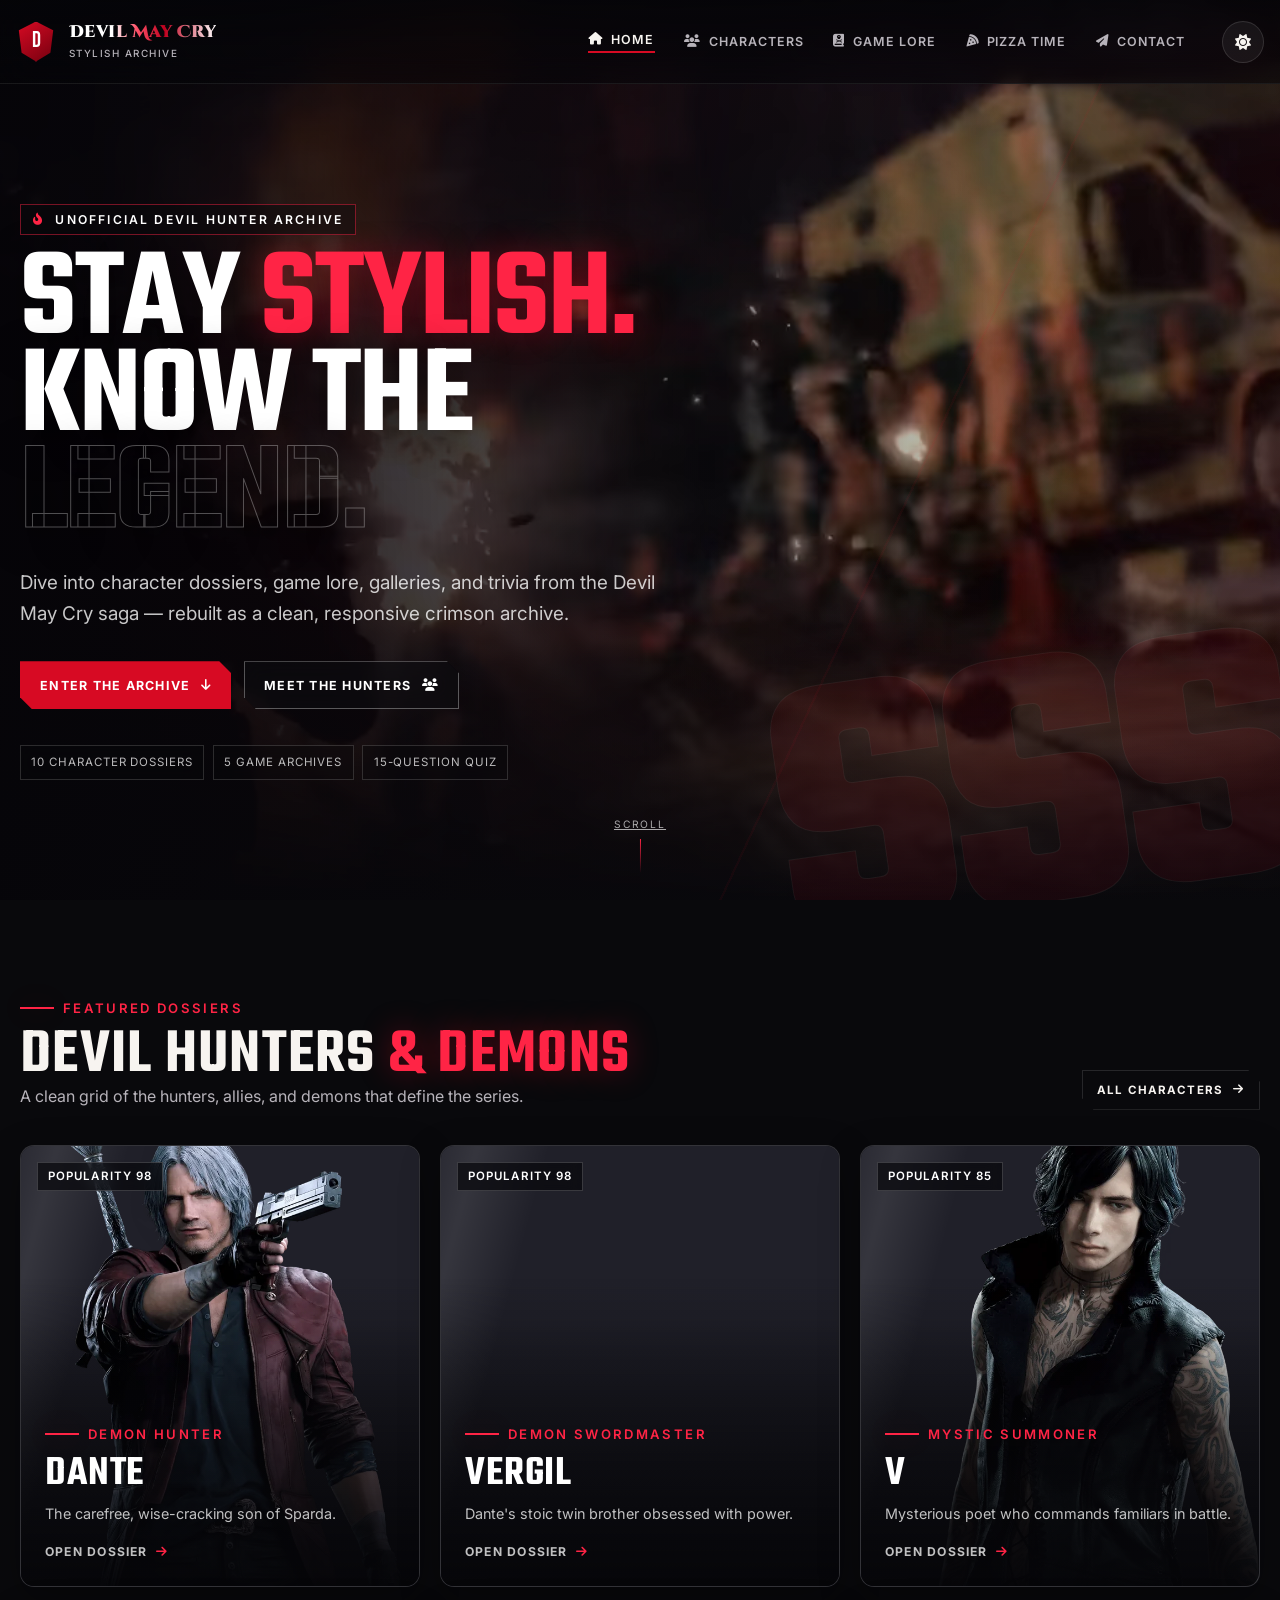
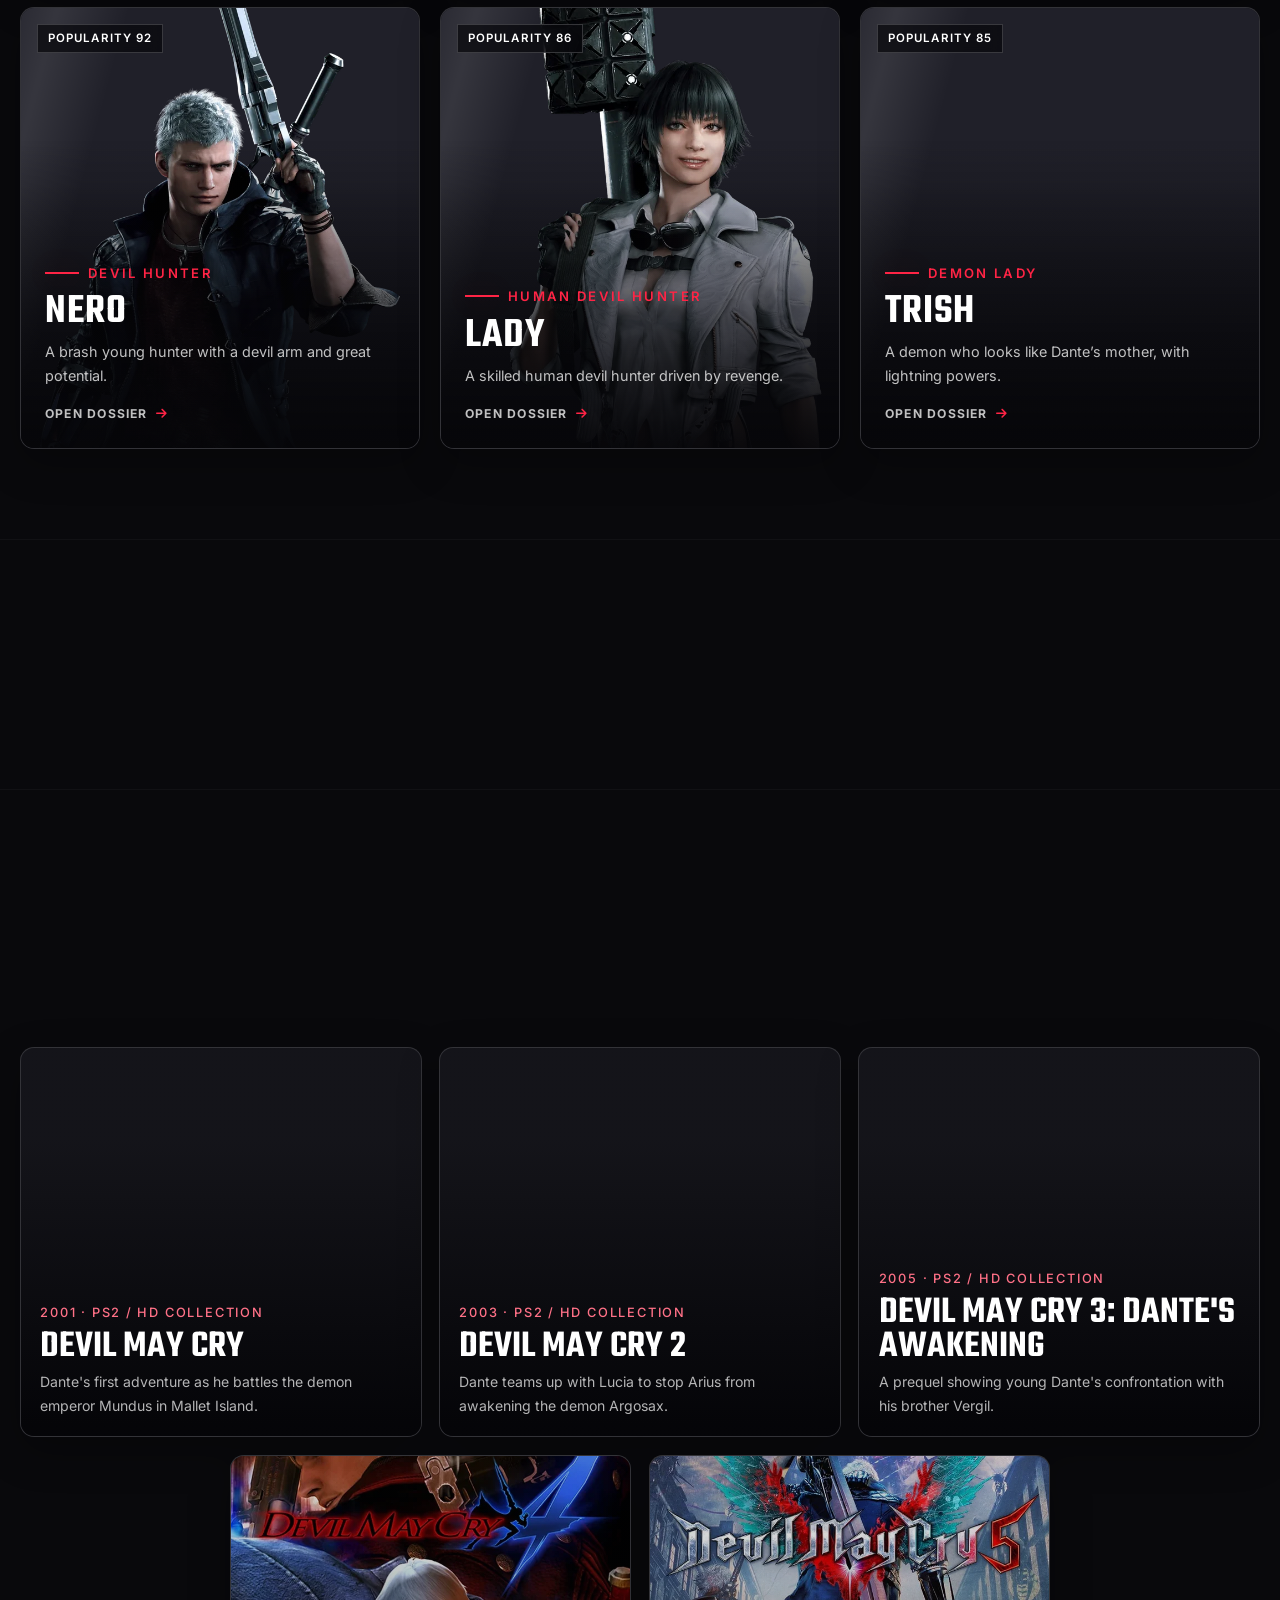
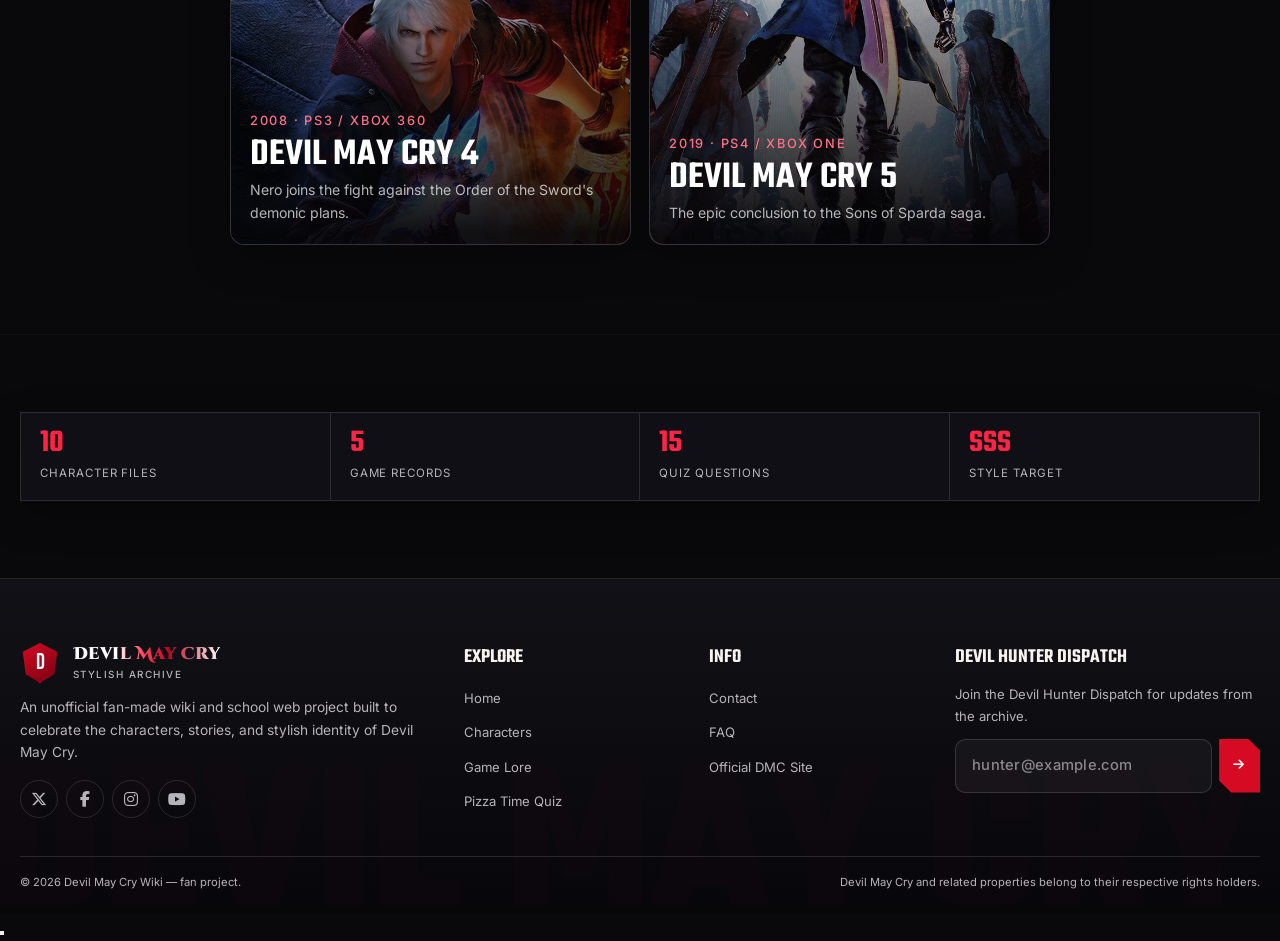
<file: index.html>
<!doctype html>
<html lang="en" data-theme="dark">

<head>
  <meta charset="utf-8">
  <meta name="viewport" content="width=device-width, initial-scale=1">
  <meta name="theme-color" content="#09090c">
  <link rel="icon" href="assets/icons/favicon.ico" sizes="32x32">
  <link rel="icon" type="image/png" sizes="32x32" href="assets/icons/favicon-32.png">
  <link rel="apple-touch-icon" href="assets/icons/favicon-180.png">
  <meta name="description"
    content="Unofficial Devil May Cry fan wiki with character dossiers, game lore, galleries, and a 15-question trivia quiz.">
  <title>Devil May Cry Wiki — Stylish Archive</title>
  <link rel="preconnect" href="https://fonts.googleapis.com">
  <link rel="preconnect" href="https://fonts.gstatic.com" crossorigin>
  <link
    href="https://fonts.googleapis.com/css2?family=Bebas+Neue&family=Cinzel+Decorative:wght@700;900&family=Inter:wght@400;500;600;700&family=Teko:wght@400;500;600;700&display=swap"
    rel="stylesheet">
  <link rel="stylesheet" href="https://cdnjs.cloudflare.com/ajax/libs/font-awesome/6.7.2/css/all.min.css">
  <link rel="stylesheet" href="style.css">
</head>

<body>
  <div class="scroll-progress" id="scrollProgress" aria-hidden="true"></div>
  <header class="site-header" id="siteHeader">
    <div class="nav-shell">
      <a class="brand" href="index.html" aria-label="Devil May Cry Wiki home">
        <span class="brand-mark">D</span>
        <span class="brand-copy"><span class="brand-name">Devil May Cry</span><span class="brand-tag">Stylish
            Archive</span></span>
      </a>
      <nav class="site-nav" id="siteNav" aria-label="Primary navigation">
        <ul class="nav-list">
          <li><a class="nav-link active" href="index.html"><i class="fa-solid fa-house"></i>Home</a></li>
          <li><a class="nav-link " href="characters.html"><i class="fa-solid fa-users"></i>Characters</a></li>
          <li><a class="nav-link " href="lore.html"><i class="fa-solid fa-book-skull"></i>Game Lore</a></li>
          <li><a class="nav-link " href="quiz.html"><i class="fa-solid fa-pizza-slice"></i>Pizza Time</a></li>
          <li><a class="nav-link " href="contact.html"><i class="fa-solid fa-paper-plane"></i>Contact</a></li>
        </ul>
      </nav>
      <div class="nav-actions">
        <button class="icon-btn" id="themeToggle" type="button" aria-label="Switch color theme"><i
            class="fa-solid fa-sun"></i></button>
        <button class="menu-btn" id="menuButton" type="button" aria-label="Open menu" aria-controls="siteNav"
          aria-expanded="false"><span></span><span></span><span></span></button>
      </div>
    </div>
  </header>
  <section class="hero" id="home">
    <div class="hero-media"><video autoplay muted loop playsinline preload="metadata" poster="assets/images/Dmc5.webp">
        <source src="assets/images/hero-loop.webm" type="video/webm">
        <source src="assets/images/hero-loop.mp4" type="video/mp4">
      </video></div>
    <div class="container">
      <div class="hero-copy reveal is-visible">
        <span class="eyebrow"><i class="fa-solid fa-fire-flame-curved"></i> Unofficial Devil Hunter Archive</span>
        <h1 class="hero-title">Stay <span class="slash">Stylish.</span><br>Know the <span
            class="display-outline">Legend.</span></h1>
        <p class="hero-lede">Dive into character dossiers, game lore, galleries, and trivia from the Devil May Cry saga
          — rebuilt as a clean, responsive crimson archive.</p>
        <div class="hero-actions"><a class="btn" href="#featured">Enter the archive <i
              class="fa-solid fa-arrow-down"></i></a><a class="btn secondary" href="characters.html">Meet the hunters <i
              class="fa-solid fa-users"></i></a></div>
        <div class="hero-badges"><span class="micro-badge">10 character dossiers</span><span class="micro-badge">5 game
            archives</span><span class="micro-badge">15-question quiz</span></div>
      </div>
    </div>
    <a class="scroll-cue" href="#featured" aria-label="Scroll to featured section">Scroll<span></span></a>
  </section>
  <main>
    <section class="section" id="featured">
      <div class="container">
        <div class="section-heading split reveal">
          <div><span class="section-kicker">Featured dossiers</span>
            <h2>Devil Hunters <span class="accent-text">& Demons</span></h2>
            <p>A clean grid of the hunters, allies, and demons that define the series.</p>
          </div><a class="btn ghost small" href="characters.html">All characters <i
              class="fa-solid fa-arrow-right"></i></a>
        </div>
        <div class="archive-grid" id="featuredGrid">
          <div class="loading">
            <div>
              <div class="spinner"></div>
              <p style="margin-top:.8rem">Loading dossiers…</p>
            </div>
          </div>
        </div>
      </div>
    </section>
    <section class="section compact">
      <div class="container">
        <div class="style-panel reveal">
          <div class="style-meter">
            <div class="style-letter">SSS</div>
            <div>
              <div style="display:flex;justify-content:space-between;gap:1rem;margin-bottom:.55rem"><strong
                  style="font-family:var(--font-display);font-size:1.3rem;text-transform:uppercase">Smokin' Sexy
                  Style</strong><span style="color:var(--muted);font-size:.72rem">Wiki Style Meter</span></div>
              <div class="meter-track">
                <div class="meter-fill" style="--meter:96%"></div>
              </div>
            </div><span class="tag">Stylish archive</span>
          </div>
        </div>
      </div>
    </section>
    <section class="section" id="saga">
      <div class="container">
        <div class="section-heading reveal"><span class="section-kicker">The saga</span>
          <h2>Five Games. <span class="display-outline">One Bloodline.</span></h2>
          <p>Open each record for its synopsis, plot points, key cast, and trivia.</p>
        </div>
        <div class="saga-grid reveal-stagger" id="sagaGrid"></div>
      </div>
    </section>
    <section class="section compact">
      <div class="container">
        <div class="stat-rail reveal">
          <div><strong>10</strong><span>Character files</span></div>
          <div><strong>5</strong><span>Game records</span></div>
          <div><strong>15</strong><span>Quiz questions</span></div>
          <div><strong>SSS</strong><span>Style target</span></div>
        </div>
      </div>
    </section>
  </main>
  <footer class="site-footer">
    <div class="container">
      <div class="footer-grid">
        <div class="footer-about">
          <a class="brand" href="index.html"><span class="brand-mark">D</span><span class="brand-copy"><span
                class="brand-name">Devil May Cry</span><span class="brand-tag">Stylish Archive</span></span></a>
          <p>An unofficial fan-made wiki and school web project built to celebrate the characters, stories, and stylish
            identity of Devil May Cry.</p>
          <div class="social-row" aria-label="Official Devil May Cry social links">
            <a class="social-link" href="https://x.com/DevilMayCry" target="_blank" rel="noopener"
              aria-label="X / Twitter"><i class="fa-brands fa-x-twitter"></i></a>
            <a class="social-link" href="https://www.facebook.com/DMCPOCOFFICIAL/" target="_blank" rel="noopener"
              aria-label="Facebook"><i class="fa-brands fa-facebook-f"></i></a>
            <a class="social-link" href="https://www.instagram.com/devilmaycry_5/" target="_blank" rel="noopener"
              aria-label="Instagram"><i class="fa-brands fa-instagram"></i></a>
            <a class="social-link" href="https://www.youtube.com/devilmaycry" target="_blank" rel="noopener"
              aria-label="YouTube"><i class="fa-brands fa-youtube"></i></a>
          </div>
        </div>
        <div>
          <h3 class="footer-title">Explore</h3>
          <ul class="footer-links">
            <li><a href="index.html">Home</a></li>
            <li><a href="characters.html">Characters</a></li>
            <li><a href="lore.html">Game Lore</a></li>
            <li><a href="quiz.html">Pizza Time Quiz</a></li>
          </ul>
        </div>
        <div>
          <h3 class="footer-title">Info</h3>
          <ul class="footer-links">
            <li><a href="contact.html">Contact</a></li>
            <li><a href="contact.html#faq">FAQ</a></li>
            <li><a href="https://www.devilmaycry.com/5se/us/" target="_blank" rel="noopener">Official DMC Site</a></li>
          </ul>
        </div>
        <div>
          <h3 class="footer-title">Devil Hunter Dispatch</h3>
          <p style="color:var(--muted);font-size:.82rem;margin-bottom:.7rem">
  Join the Devil Hunter Dispatch for updates from the archive.
</p>
         <div>
  <form class="newsletter newsletter-form" novalidate>

    <input
      class="field"
      type="email"
      name="email"
      aria-label="Newsletter email"
      placeholder="hunter@example.com"
      autocomplete="email"
      required
    >

    <input
      type="hidden"
      name="form_type"
      value="Devil Hunter Dispatch Newsletter"
    >

    <button
      class="btn"
      type="submit"
      aria-label="Subscribe">

      <i class="fa-solid fa-arrow-right"></i>

    </button>

  </form>

  <p
    class="newsletter-status"
    aria-live="polite">
  </p>
</div>
        </div>
      </div>
      <div class="footer-bottom"><span>© <span data-current-year></span> Devil May Cry Wiki — fan
          project.</span><span>Devil May Cry and related properties belong to their respective rights holders.</span>
      </div>
    </div>
  </footer>
  <button class="back-top" id="backTop" type="button" aria-label="Back to top"><i
      class="fa-solid fa-arrow-up"></i></button>
  <div class="lightbox" id="lightbox" role="dialog" aria-modal="true" aria-hidden="true" aria-label="Image preview">
    <div class="lightbox-inner"><button class="lightbox-close" id="lightboxClose" aria-label="Close image preview"><i
          class="fa-solid fa-xmark"></i></button><img id="lightboxImage" alt="">
      <p class="lightbox-caption" id="lightboxCaption"></p>
    </div>
  </div>
  <div class="cursor-dot" aria-hidden="true"></div>
  <div class="cursor-ring" aria-hidden="true"></div>
  <script src="assets/js/site.js" defer></script>
  <script src="assets/js/home.js" defer></script>
</body>

</html>
</file>
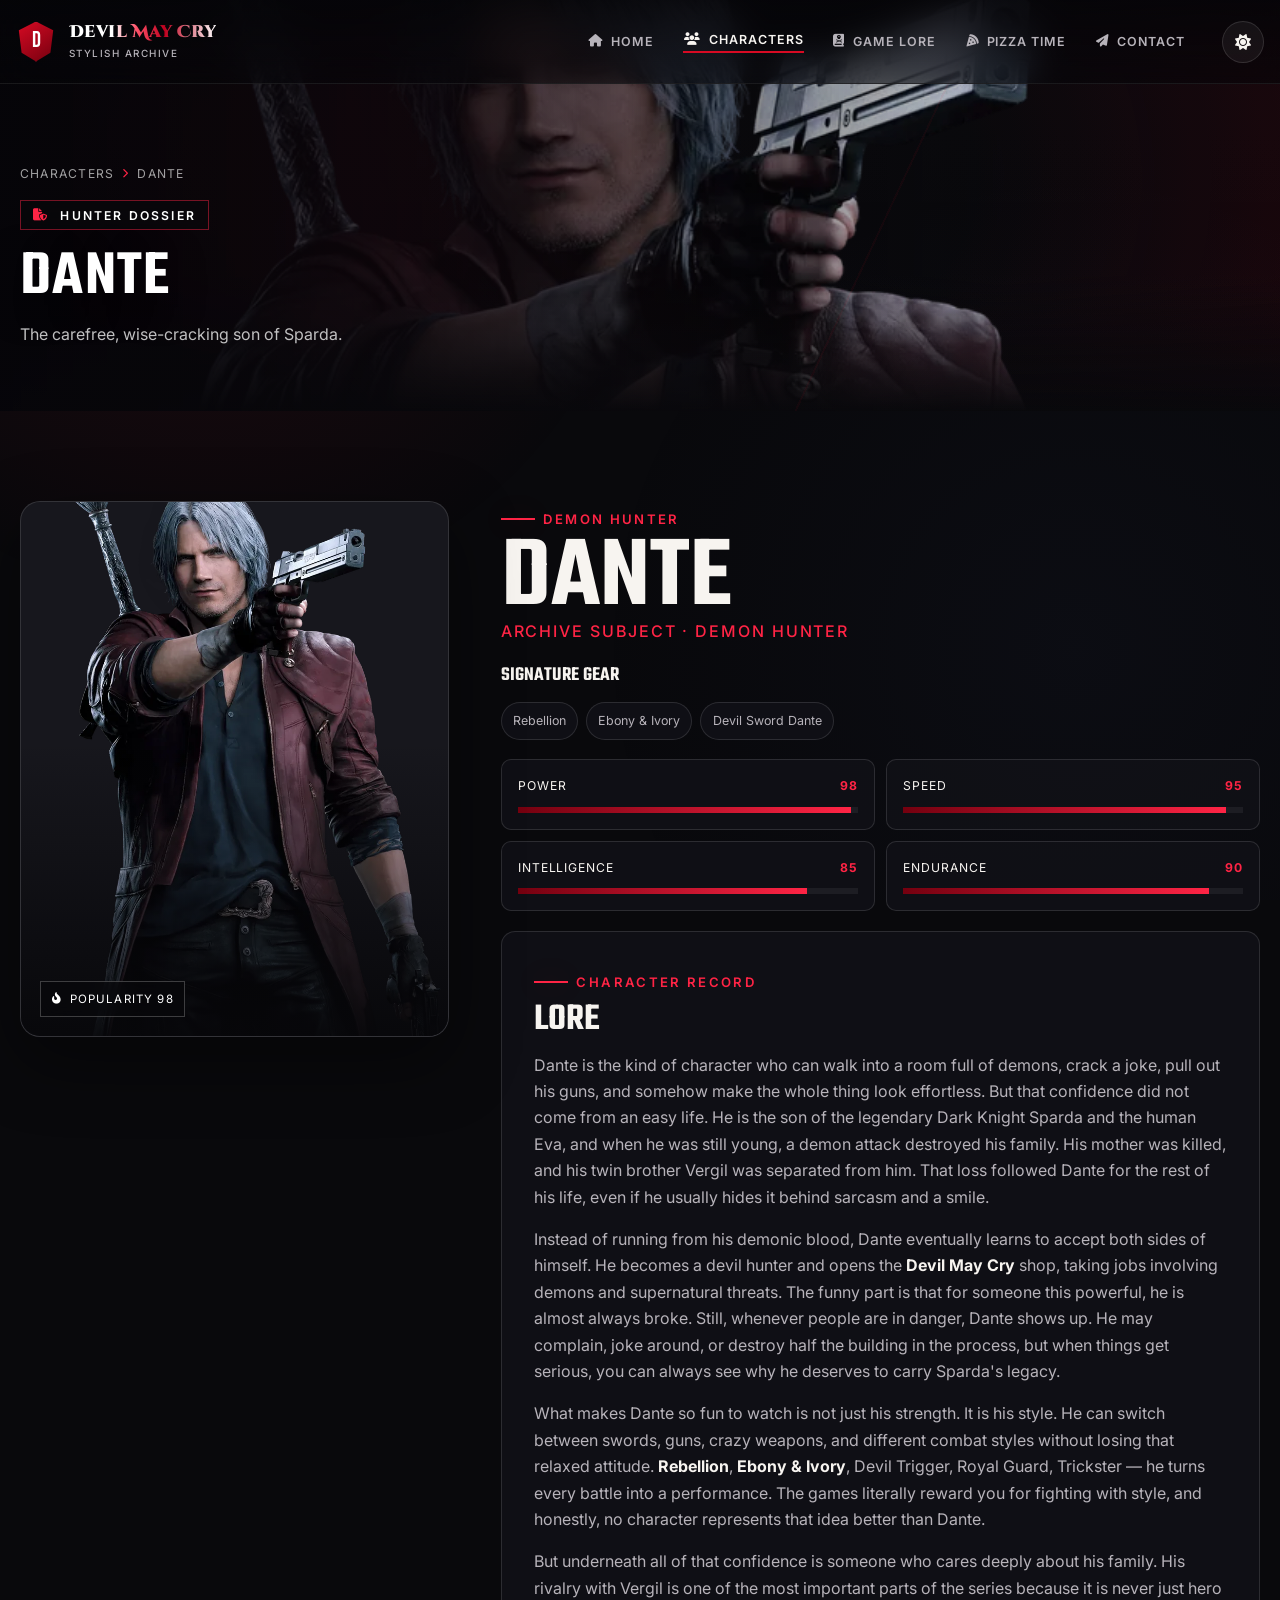
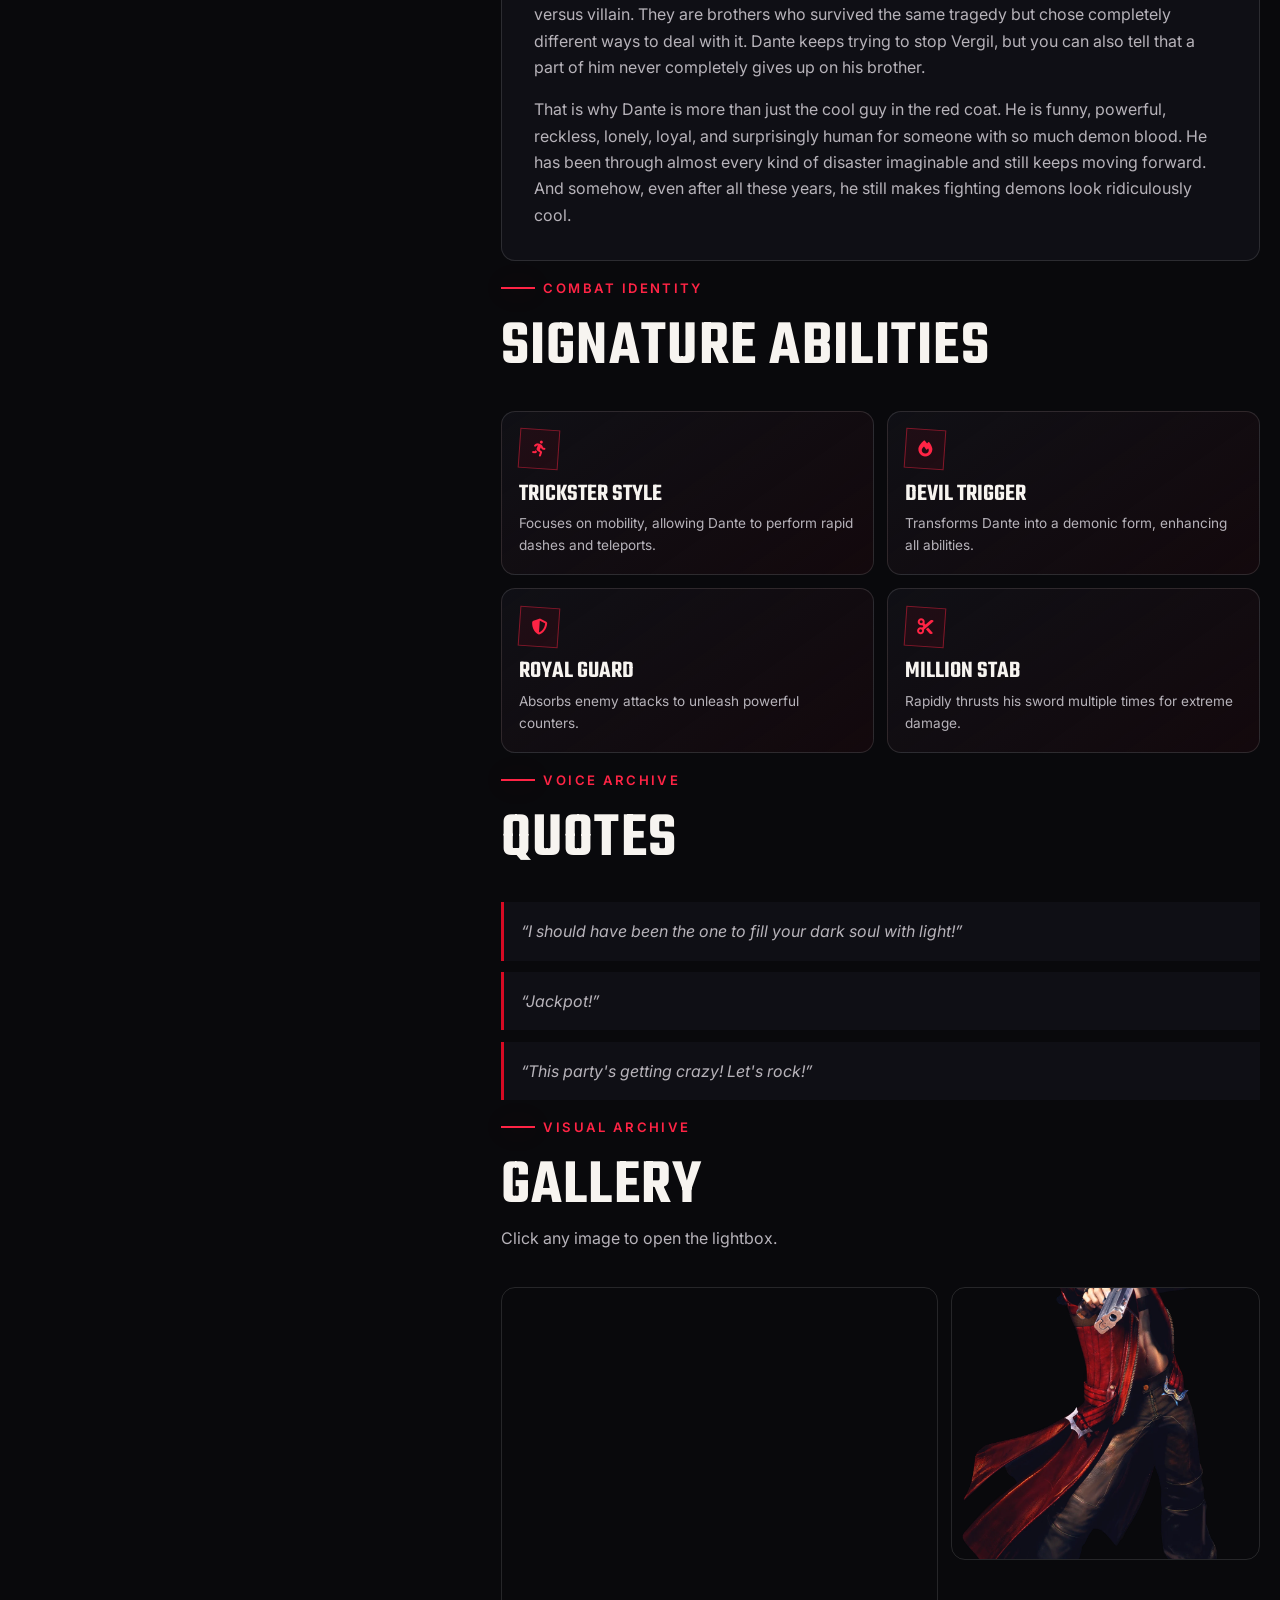
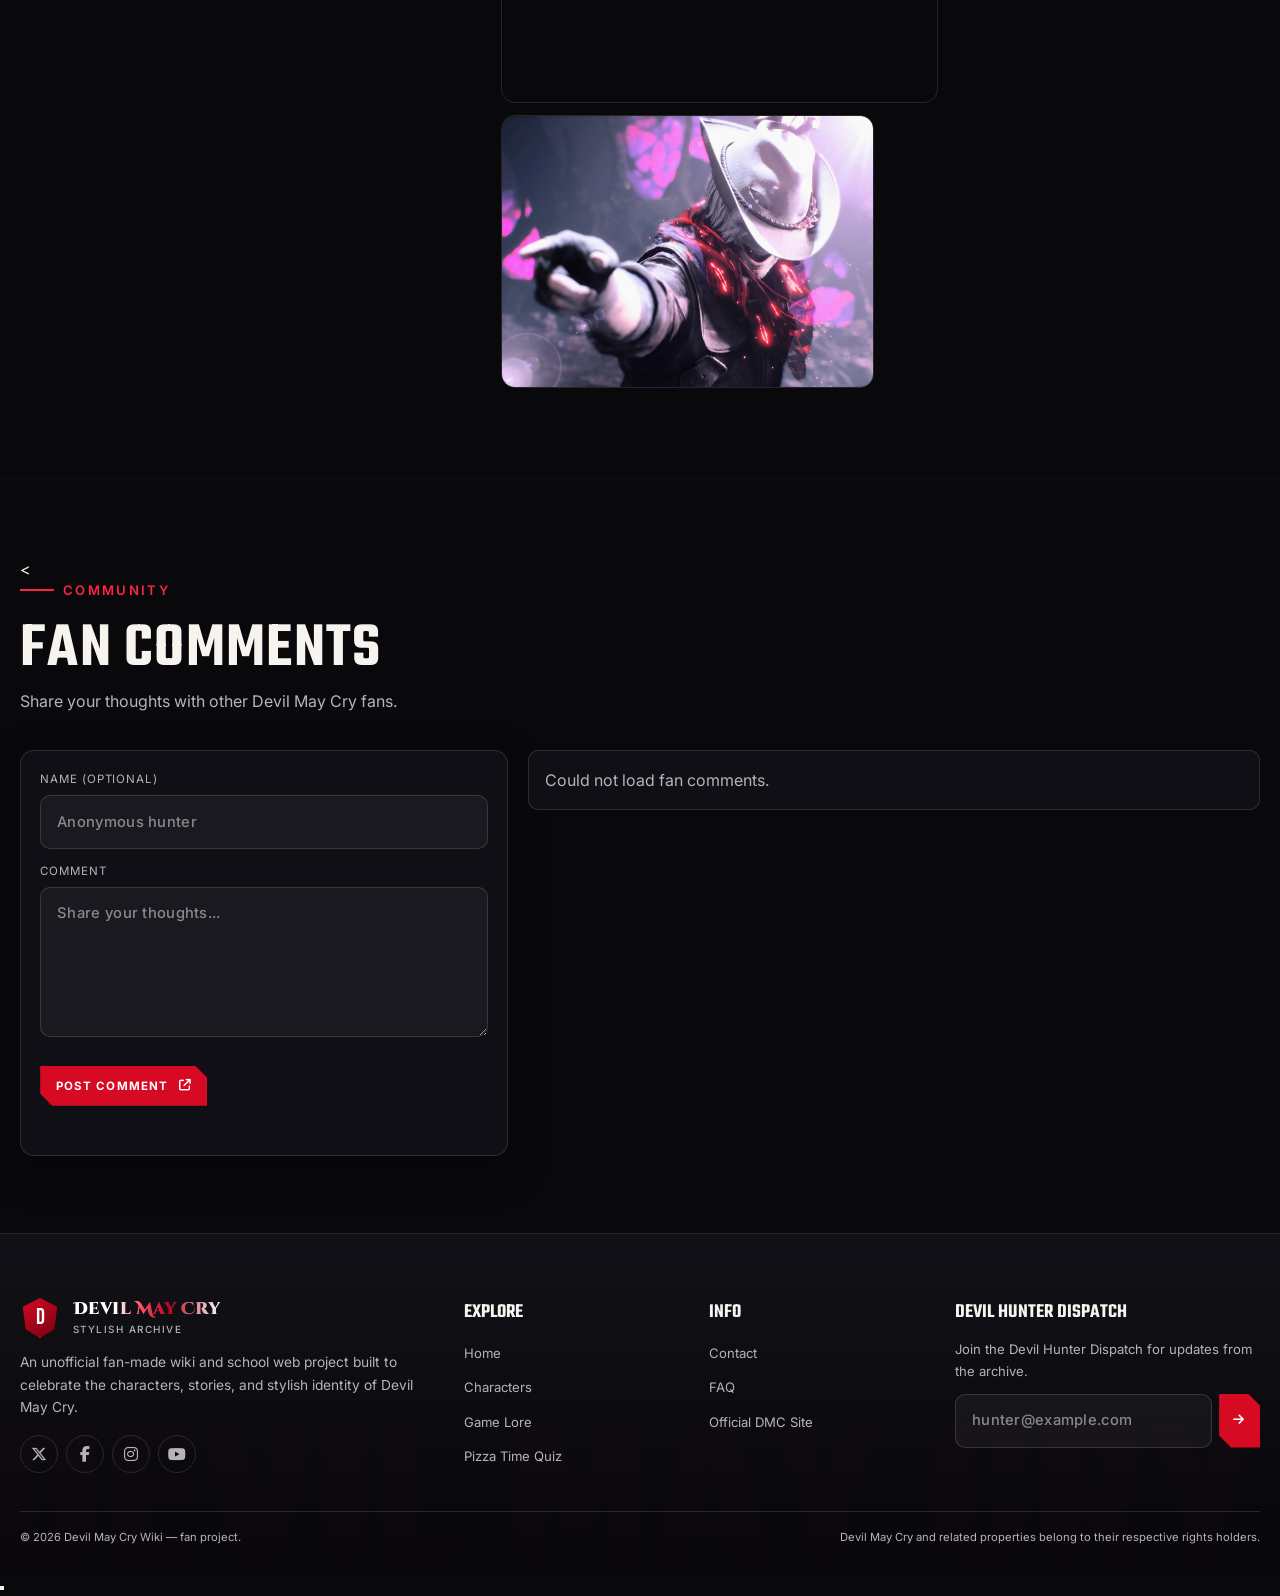
<file: character-detail.html>
<!doctype html>
<html lang="en" data-theme="dark">

<head>
  <meta charset="utf-8">
  <meta name="viewport" content="width=device-width, initial-scale=1">
  <meta name="theme-color" content="#09090c">
  <link rel="icon" href="assets/icons/favicon.ico" sizes="32x32">
  <link rel="icon" type="image/png" sizes="32x32" href="assets/icons/favicon-32.png">
  <link rel="apple-touch-icon" href="assets/icons/favicon-180.png">
  <meta name="description"
    content="Full character dossier: bio, abilities, weapons, and gallery for this Devil May Cry hunter or demon.">
  <title>Character Dossier — Devil May Cry Wiki</title>
  <link rel="preconnect" href="https://fonts.googleapis.com">
  <link rel="preconnect" href="https://fonts.gstatic.com" crossorigin>
  <link
    href="https://fonts.googleapis.com/css2?family=Bebas+Neue&family=Cinzel+Decorative:wght@700;900&family=Inter:wght@400;500;600;700&family=Teko:wght@400;500;600;700&display=swap"
    rel="stylesheet">
  <link rel="stylesheet" href="https://cdnjs.cloudflare.com/ajax/libs/font-awesome/6.7.2/css/all.min.css">
  <link rel="stylesheet" href="style.css">
</head>

<body>
  <div class="scroll-progress" id="scrollProgress" aria-hidden="true"></div>
  <header class="site-header" id="siteHeader">
    <div class="nav-shell">
      <a class="brand" href="index.html" aria-label="Devil May Cry Wiki home">
        <span class="brand-mark">D</span>
        <span class="brand-copy"><span class="brand-name">Devil May Cry</span><span class="brand-tag">Stylish
            Archive</span></span>
      </a>
      <nav class="site-nav" id="siteNav" aria-label="Primary navigation">
        <ul class="nav-list">
          <li><a class="nav-link " href="index.html"><i class="fa-solid fa-house"></i>Home</a></li>
          <li><a class="nav-link active" href="characters.html"><i class="fa-solid fa-users"></i>Characters</a></li>
          <li><a class="nav-link " href="lore.html"><i class="fa-solid fa-book-skull"></i>Game Lore</a></li>
          <li><a class="nav-link " href="quiz.html"><i class="fa-solid fa-pizza-slice"></i>Pizza Time</a></li>
          <li><a class="nav-link " href="contact.html"><i class="fa-solid fa-paper-plane"></i>Contact</a></li>
        </ul>
      </nav>
      <div class="nav-actions">
        <button class="icon-btn" id="themeToggle" type="button" aria-label="Switch color theme"><i
            class="fa-solid fa-sun"></i></button>
        <button class="menu-btn" id="menuButton" type="button" aria-label="Open menu" aria-controls="siteNav"
          aria-expanded="false"><span></span><span></span><span></span></button>
      </div>
    </div>
  </header>
  <div id="characterDetail">
    <main class="section" style="padding-top:calc(var(--nav-h) + 5rem)">
      <div class="container">
        <div class="loading">
          <div>
            <div class="spinner"></div>
            <p style="margin-top:.8rem">Opening character dossier…</p>
          </div>
        </div>
      </div>
    </main>
  </div>
  <footer class="site-footer">
    <div class="container">
      <div class="footer-grid">
        <div class="footer-about">
          <a class="brand" href="index.html"><span class="brand-mark">D</span><span class="brand-copy"><span
                class="brand-name">Devil May Cry</span><span class="brand-tag">Stylish Archive</span></span></a>
          <p>An unofficial fan-made wiki and school web project built to celebrate the characters, stories, and stylish
            identity of Devil May Cry.</p>
          <div class="social-row" aria-label="Official Devil May Cry social links">
            <a class="social-link" href="https://x.com/DevilMayCry" target="_blank" rel="noopener"
              aria-label="X / Twitter"><i class="fa-brands fa-x-twitter"></i></a>
            <a class="social-link" href="https://www.facebook.com/DMCPOCOFFICIAL/" target="_blank" rel="noopener"
              aria-label="Facebook"><i class="fa-brands fa-facebook-f"></i></a>
            <a class="social-link" href="https://www.instagram.com/devilmaycry_5/" target="_blank" rel="noopener"
              aria-label="Instagram"><i class="fa-brands fa-instagram"></i></a>
            <a class="social-link" href="https://www.youtube.com/devilmaycry" target="_blank" rel="noopener"
              aria-label="YouTube"><i class="fa-brands fa-youtube"></i></a>
          </div>
        </div>
        <div>
          <h3 class="footer-title">Explore</h3>
          <ul class="footer-links">
            <li><a href="index.html">Home</a></li>
            <li><a href="characters.html">Characters</a></li>
            <li><a href="lore.html">Game Lore</a></li>
            <li><a href="quiz.html">Pizza Time Quiz</a></li>
          </ul>
        </div>
        <div>
          <h3 class="footer-title">Info</h3>
          <ul class="footer-links">
            <li><a href="contact.html">Contact</a></li>
            <li><a href="contact.html#faq">FAQ</a></li>
            <li><a href="https://www.devilmaycry.com/5se/us/" target="_blank" rel="noopener">Official DMC Site</a></li>
          </ul>
        </div>
        <div>
          <h3 class="footer-title">Devil Hunter Dispatch</h3>
         <p style="color:var(--muted);font-size:.82rem;margin-bottom:.7rem">
  Join the Devil Hunter Dispatch for updates from the archive.
</p>
          <div>
  <form class="newsletter newsletter-form" novalidate>

    <input
      class="field"
      type="email"
      name="email"
      aria-label="Newsletter email"
      placeholder="hunter@example.com"
      autocomplete="email"
      required
    >

    <input
      type="hidden"
      name="form_type"
      value="Devil Hunter Dispatch Newsletter"
    >

    <button
      class="btn"
      type="submit"
      aria-label="Subscribe">

      <i class="fa-solid fa-arrow-right"></i>

    </button>

  </form>

  <p
    class="newsletter-status"
    aria-live="polite">
  </p>
</div>
        </div>
      </div>
      <div class="footer-bottom"><span>© <span data-current-year></span> Devil May Cry Wiki — fan
          project.</span><span>Devil May Cry and related properties belong to their respective rights holders.</span>
      </div>
    </div>
  </footer>
  <button class="back-top" id="backTop" type="button" aria-label="Back to top"><i
      class="fa-solid fa-arrow-up"></i></button>
  <div class="lightbox" id="lightbox" role="dialog" aria-modal="true" aria-hidden="true" aria-label="Image preview">
    <div class="lightbox-inner"><button class="lightbox-close" id="lightboxClose" aria-label="Close image preview"><i
          class="fa-solid fa-xmark"></i></button><img id="lightboxImage" alt="">
      <p class="lightbox-caption" id="lightboxCaption"></p>
    </div>
  </div>
  <div class="cursor-dot" aria-hidden="true"></div>
  <div class="cursor-ring" aria-hidden="true"></div>
 <script src="assets/js/site.js" defer></script>

<script
  src="https://challenges.cloudflare.com/turnstile/v0/api.js?render=explicit"
  defer>
</script>

<script src="assets/js/character-detail.js" defer></script>
</body>

</html>
</file>
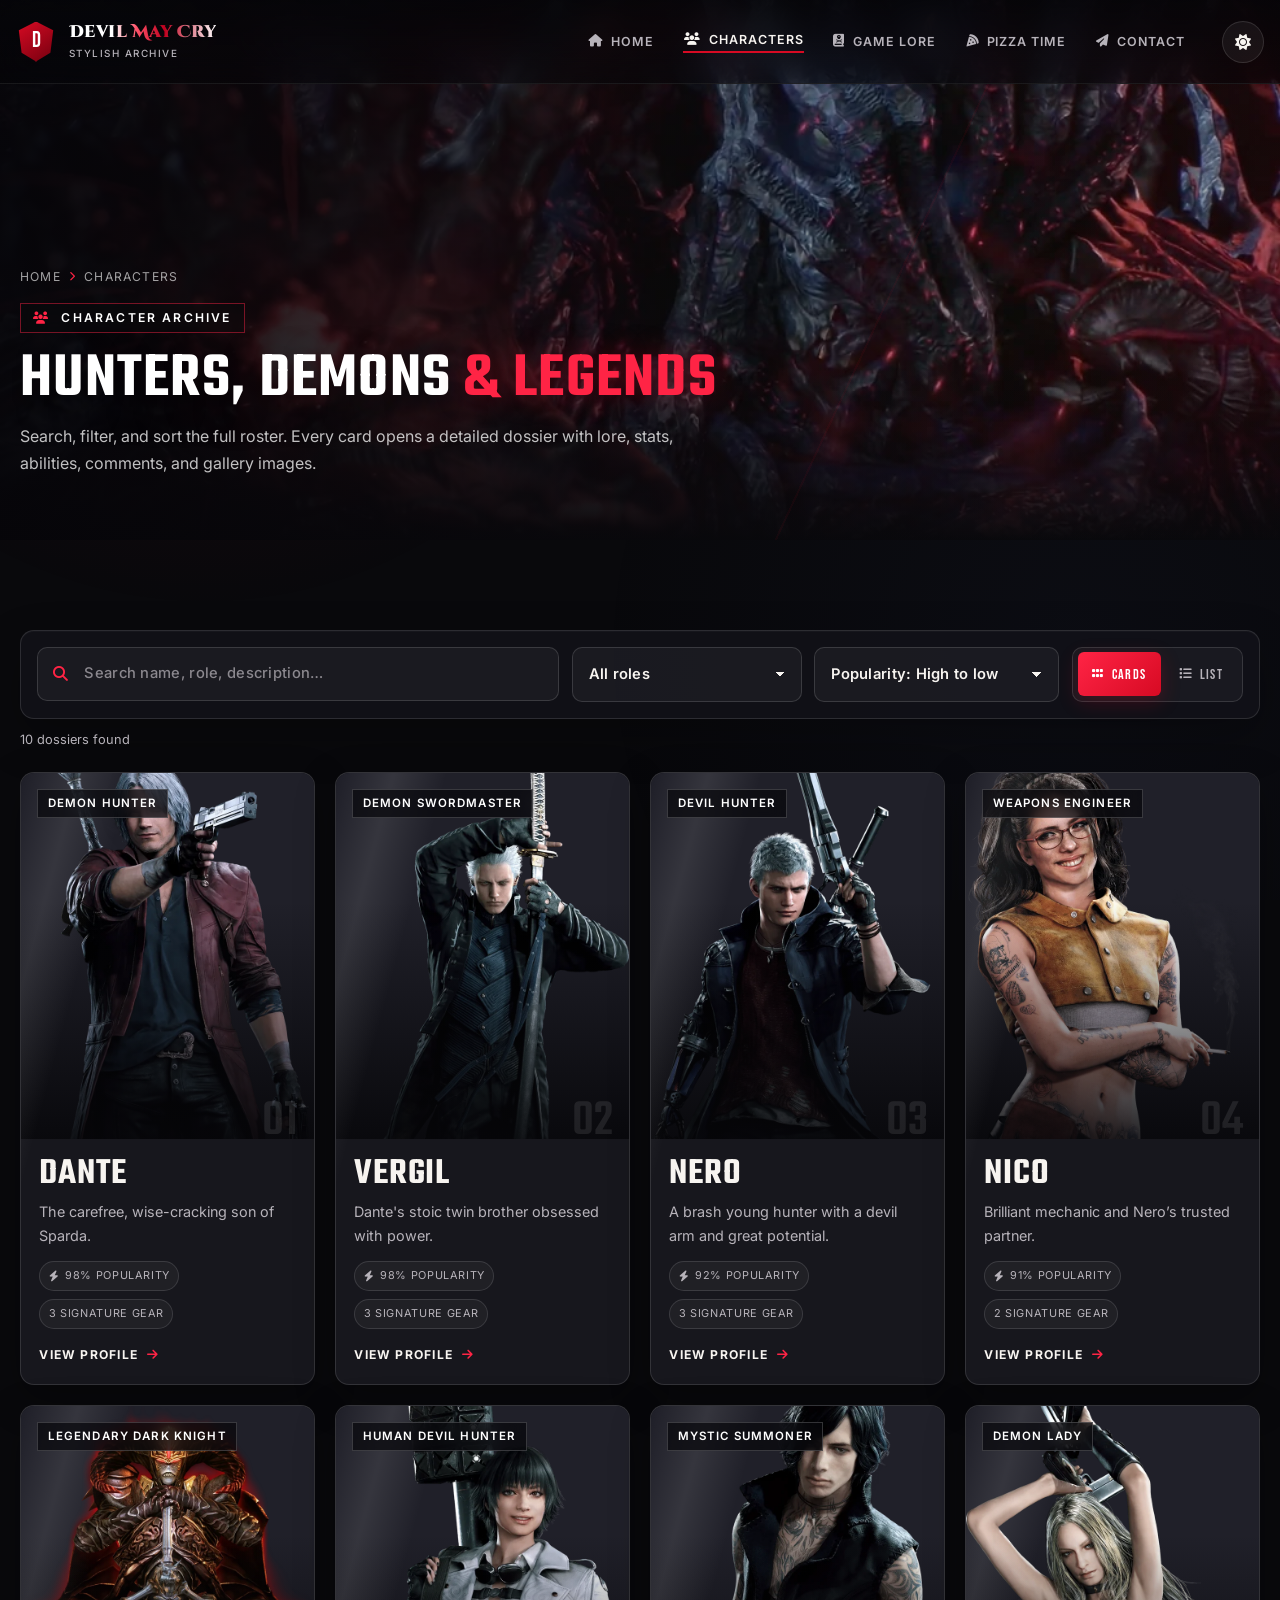
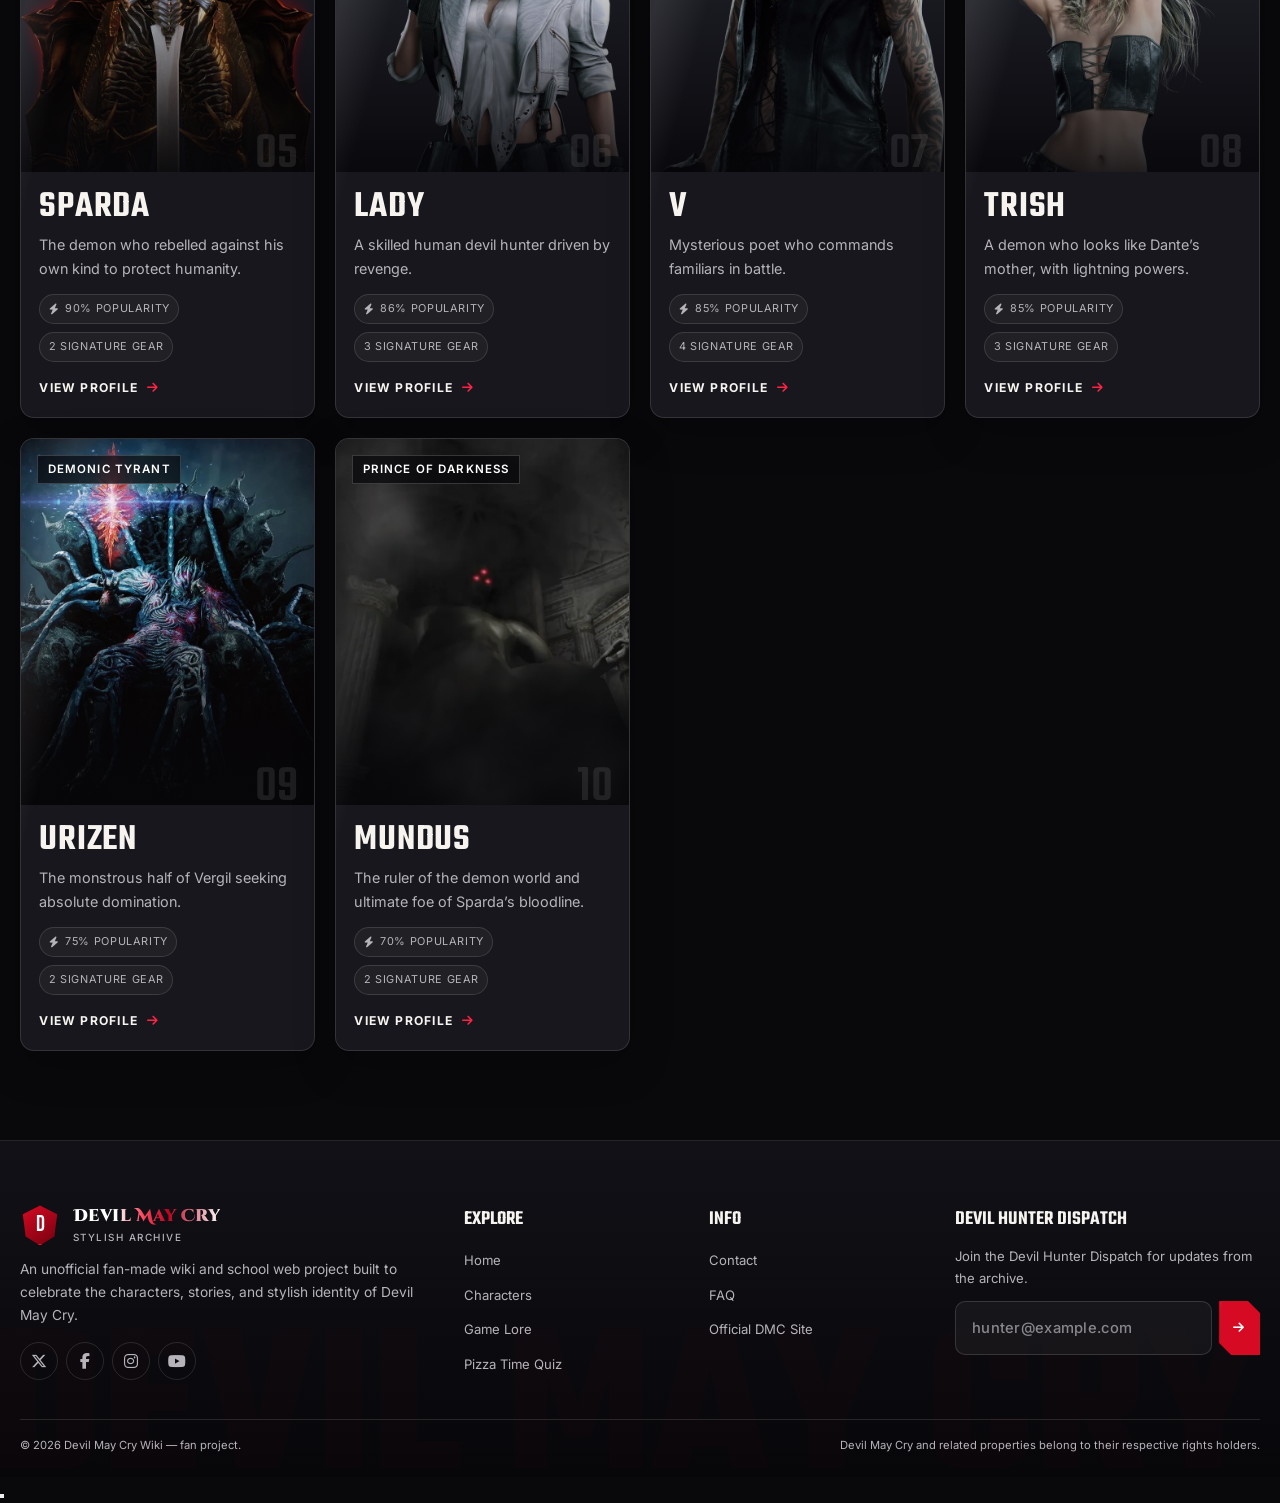
<file: characters.html>
<!doctype html>
<html lang="en" data-theme="dark">

<head>
  <meta charset="utf-8">
  <meta name="viewport" content="width=device-width, initial-scale=1">
  <meta name="theme-color" content="#09090c">
  <link rel="icon" href="assets/icons/favicon.ico" sizes="32x32">
  <link rel="icon" type="image/png" sizes="32x32" href="assets/icons/favicon-32.png">
  <link rel="apple-touch-icon" href="assets/icons/favicon-180.png">
  <meta name="description"
    content="Browse dossiers for every Devil May Cry hunter, ally, and demon — abilities, weapons, and lore at a glance.">
  <title>Characters — Devil May Cry Wiki</title>
  <link rel="preconnect" href="https://fonts.googleapis.com">
  <link rel="preconnect" href="https://fonts.gstatic.com" crossorigin>
  <link
    href="https://fonts.googleapis.com/css2?family=Bebas+Neue&family=Cinzel+Decorative:wght@700;900&family=Inter:wght@400;500;600;700&family=Teko:wght@400;500;600;700&display=swap"
    rel="stylesheet">
  <link rel="stylesheet" href="https://cdnjs.cloudflare.com/ajax/libs/font-awesome/6.7.2/css/all.min.css">
  <link rel="stylesheet" href="style.css">
</head>

<body>
  <div class="scroll-progress" id="scrollProgress" aria-hidden="true"></div>
  <header class="site-header" id="siteHeader">
    <div class="nav-shell">
      <a class="brand" href="index.html" aria-label="Devil May Cry Wiki home">
        <span class="brand-mark">D</span>
        <span class="brand-copy"><span class="brand-name">Devil May Cry</span><span class="brand-tag">Stylish
            Archive</span></span>
      </a>
      <nav class="site-nav" id="siteNav" aria-label="Primary navigation">
        <ul class="nav-list">
          <li><a class="nav-link " href="index.html"><i class="fa-solid fa-house"></i>Home</a></li>
          <li><a class="nav-link active" href="characters.html"><i class="fa-solid fa-users"></i>Characters</a></li>
          <li><a class="nav-link " href="lore.html"><i class="fa-solid fa-book-skull"></i>Game Lore</a></li>
          <li><a class="nav-link " href="quiz.html"><i class="fa-solid fa-pizza-slice"></i>Pizza Time</a></li>
          <li><a class="nav-link " href="contact.html"><i class="fa-solid fa-paper-plane"></i>Contact</a></li>
        </ul>
      </nav>
      <div class="nav-actions">
        <button class="icon-btn" id="themeToggle" type="button" aria-label="Switch color theme"><i
            class="fa-solid fa-sun"></i></button>
        <button class="menu-btn" id="menuButton" type="button" aria-label="Open menu" aria-controls="siteNav"
          aria-expanded="false"><span></span><span></span><span></span></button>
      </div>
    </div>
  </header>
  <section class="page-hero">
    <div class="page-hero-media"><img src="assets/images/urizenbg.webp" alt="Devil May Cry demonic archive background"
        loading="eager"></div>
    <div class="container reveal is-visible">
      <div class="breadcrumb"><a href="index.html">Home</a><i
          class="fa-solid fa-chevron-right"></i><span>Characters</span></div><span class="eyebrow"><i
          class="fa-solid fa-users"></i> Character archive</span>
      <h1 class="page-title">Hunters, Demons <span class="accent-text">& Legends</span></h1>
      <p>Search, filter, and sort the full roster. Every card opens a detailed dossier with lore, stats, abilities,
        comments, and gallery images.</p>
    </div>
  </section>
  <main>
    <section class="section">
      <div class="container">
        <div class="control-panel reveal">
          <div class="field-wrap"><i class="fa-solid fa-magnifying-glass"></i><input class="field" id="characterSearch"
              type="search" placeholder="Search name, role, description…"></div><select class="field" id="roleFilter"
            aria-label="Filter by role">
            <option value="">All roles</option>
          </select><select class="field" id="sortCharacters" aria-label="Sort characters">
            <option value="pop-desc">Popularity: High to low</option>
            <option value="pop-asc">Popularity: low to High</option>
            <option value="name-asc">Name: A–Z</option>
            <option value="name-desc">Name: Z–A</option>
          </select>
          <div class="view-toggle" id="viewToggle" role="group" aria-label="Switch view"><button type="button"
              class="view-toggle-btn active" data-view="cards" aria-pressed="true"><i class="fa-solid fa-grip"></i>
              Cards</button><button type="button" class="view-toggle-btn" data-view="list" aria-pressed="false"><i
                class="fa-solid fa-list"></i> List</button></div>
        </div>
        <p class="result-count" id="resultCount">Loading dossiers…</p>
        <div class="archive-grid" id="characterGrid" data-view="cards">
          <div class="loading">
            <div class="spinner"></div>
          </div>
        </div>
      </div>
    </section>
  </main>
  <footer class="site-footer">
    <div class="container">
      <div class="footer-grid">
        <div class="footer-about">
          <a class="brand" href="index.html"><span class="brand-mark">D</span><span class="brand-copy"><span
                class="brand-name">Devil May Cry</span><span class="brand-tag">Stylish Archive</span></span></a>
          <p>An unofficial fan-made wiki and school web project built to celebrate the characters, stories, and stylish
            identity of Devil May Cry.</p>
          <div class="social-row" aria-label="Official Devil May Cry social links">
            <a class="social-link" href="https://x.com/DevilMayCry" target="_blank" rel="noopener"
              aria-label="X / Twitter"><i class="fa-brands fa-x-twitter"></i></a>
            <a class="social-link" href="https://www.facebook.com/DMCPOCOFFICIAL/" target="_blank" rel="noopener"
              aria-label="Facebook"><i class="fa-brands fa-facebook-f"></i></a>
            <a class="social-link" href="https://www.instagram.com/devilmaycry_5/" target="_blank" rel="noopener"
              aria-label="Instagram"><i class="fa-brands fa-instagram"></i></a>
            <a class="social-link" href="https://www.youtube.com/devilmaycry" target="_blank" rel="noopener"
              aria-label="YouTube"><i class="fa-brands fa-youtube"></i></a>
          </div>
        </div>
        <div>
          <h3 class="footer-title">Explore</h3>
          <ul class="footer-links">
            <li><a href="index.html">Home</a></li>
            <li><a href="characters.html">Characters</a></li>
            <li><a href="lore.html">Game Lore</a></li>
            <li><a href="quiz.html">Pizza Time Quiz</a></li>
          </ul>
        </div>
        <div>
          <h3 class="footer-title">Info</h3>
          <ul class="footer-links">
            <li><a href="contact.html">Contact</a></li>
            <li><a href="contact.html#faq">FAQ</a></li>
            <li><a href="https://www.devilmaycry.com/5se/us/" target="_blank" rel="noopener">Official DMC Site</a></li>
          </ul>
        </div>
        <div>
          <h3 class="footer-title">Devil Hunter Dispatch</h3>
          <p style="color:var(--muted);font-size:.82rem;margin-bottom:.7rem">
  Join the Devil Hunter Dispatch for updates from the archive.
</p>
          <div>
            <form class="newsletter newsletter-form" novalidate><input class="field" type="email"
                aria-label="Newsletter email" placeholder="hunter@example.com" required><button class="btn"
                type="submit" aria-label="Subscribe"><i class="fa-solid fa-arrow-right"></i></button></form>
            <p class="newsletter-status" aria-live="polite"></p>
          </div>
        </div>
      </div>
      <div class="footer-bottom"><span>© <span data-current-year></span> Devil May Cry Wiki — fan
          project.</span><span>Devil May Cry and related properties belong to their respective rights holders.</span>
      </div>
    </div>
  </footer>
  <button class="back-top" id="backTop" type="button" aria-label="Back to top"><i
      class="fa-solid fa-arrow-up"></i></button>
  <div class="lightbox" id="lightbox" role="dialog" aria-modal="true" aria-hidden="true" aria-label="Image preview">
    <div class="lightbox-inner"><button class="lightbox-close" id="lightboxClose" aria-label="Close image preview"><i
          class="fa-solid fa-xmark"></i></button><img id="lightboxImage" alt="">
      <p class="lightbox-caption" id="lightboxCaption"></p>
    </div>
  </div>
  <div class="cursor-dot" aria-hidden="true"></div>
  <div class="cursor-ring" aria-hidden="true"></div>
  <script src="assets/js/site.js" defer></script>
  <script src="assets/js/characters.js" defer></script>
</body>

</html>
</file>
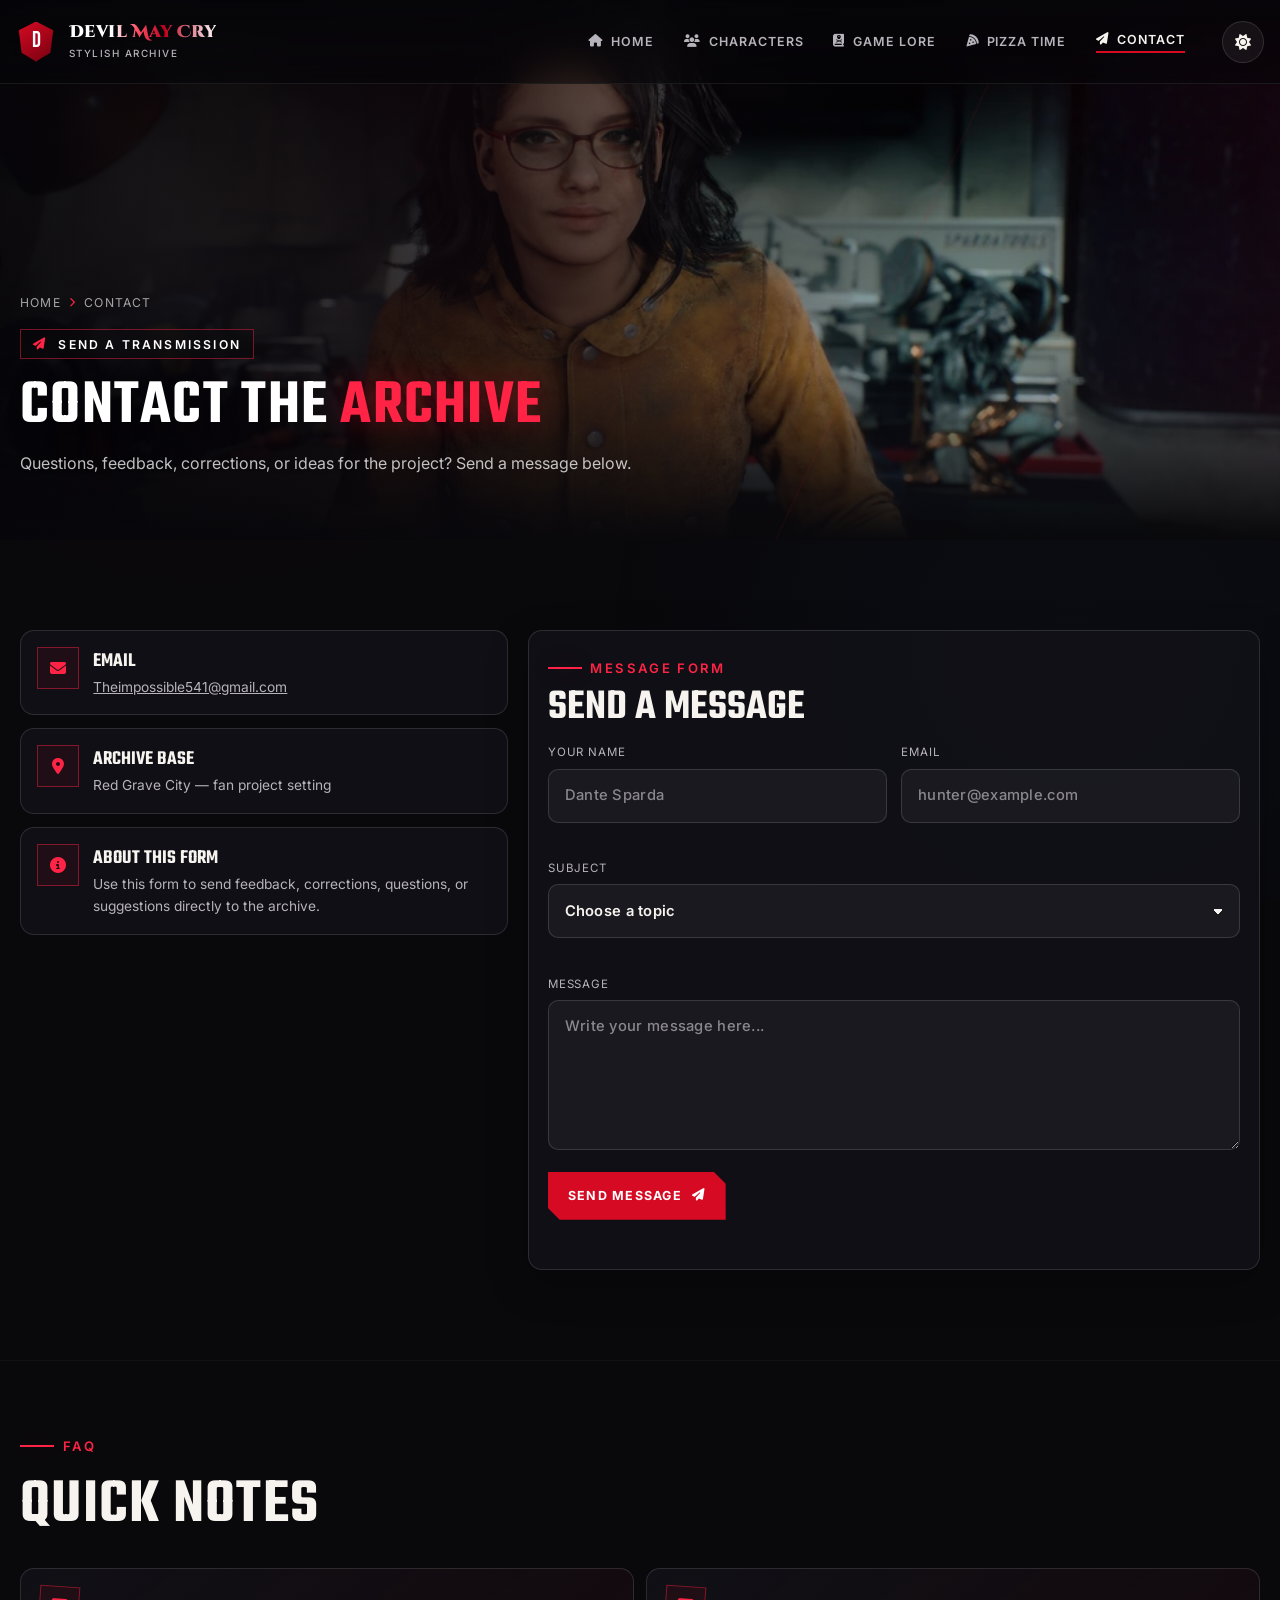
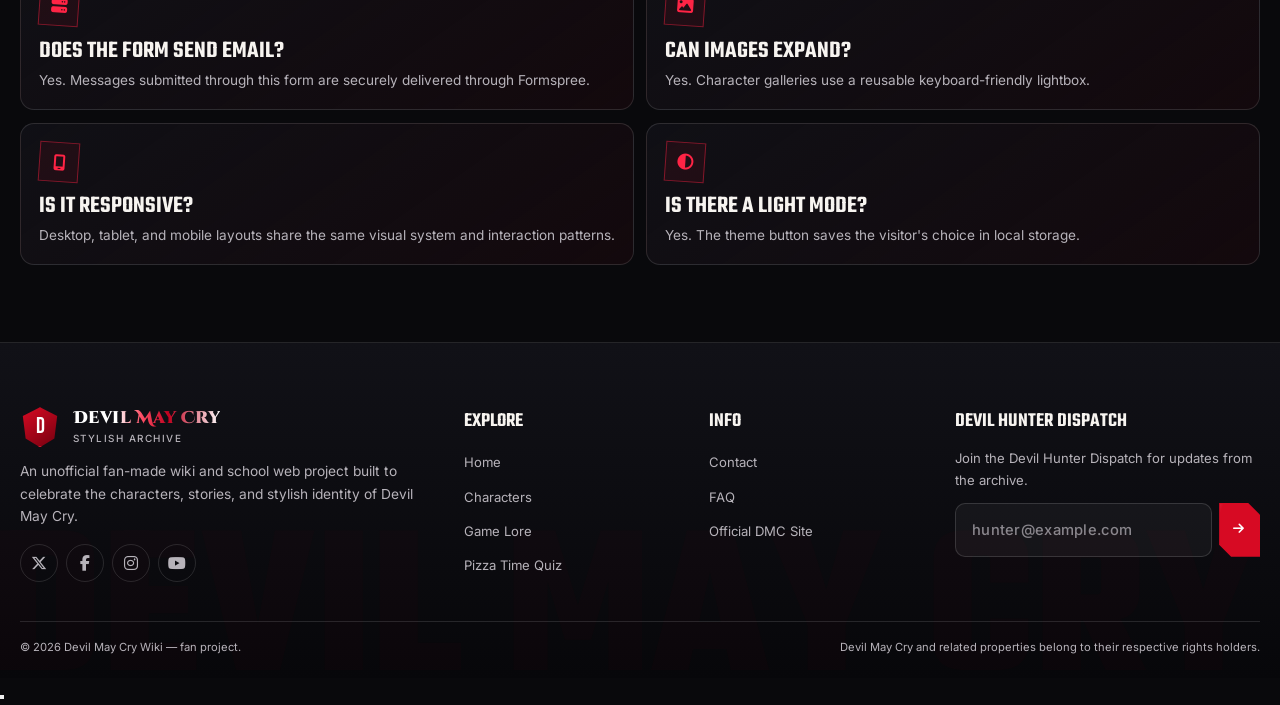
<file: contact.html>
<!doctype html>
<html lang="en" data-theme="dark">

<head>
  <meta charset="utf-8">
  <meta name="viewport" content="width=device-width, initial-scale=1">
  <meta name="theme-color" content="#09090c">

  <link rel="icon" href="assets/icons/favicon.ico" sizes="32x32">
  <link rel="icon" type="image/png" sizes="32x32" href="assets/icons/favicon-32.png">
  <link rel="apple-touch-icon" href="assets/icons/favicon-180.png">

  <meta
    name="description"
    content="Get in touch with the Devil May Cry Wiki fan project — feedback, corrections, and suggestions welcome."
  >

  <title>Contact — Devil May Cry Wiki</title>

  <link rel="preconnect" href="https://fonts.googleapis.com">
  <link rel="preconnect" href="https://fonts.gstatic.com" crossorigin>

  <link
    href="https://fonts.googleapis.com/css2?family=Bebas+Neue&family=Cinzel+Decorative:wght@700;900&family=Inter:wght@400;500;600;700&family=Teko:wght@400;500;600;700&display=swap"
    rel="stylesheet"
  >

  <link
    rel="stylesheet"
    href="https://cdnjs.cloudflare.com/ajax/libs/font-awesome/6.7.2/css/all.min.css"
  >

  <link rel="stylesheet" href="style.css">
</head>

<body>

  <div
    class="scroll-progress"
    id="scrollProgress"
    aria-hidden="true">
  </div>


  <!-- =====================================================
       HEADER
       ===================================================== -->

  <header class="site-header" id="siteHeader">

    <div class="nav-shell">

      <a
        class="brand"
        href="index.html"
        aria-label="Devil May Cry Wiki home">

        <span class="brand-mark">
          D
        </span>

        <span class="brand-copy">

          <span class="brand-name">
            Devil May Cry
          </span>

          <span class="brand-tag">
            Stylish Archive
          </span>

        </span>

      </a>


      <nav
        class="site-nav"
        id="siteNav"
        aria-label="Primary navigation">

        <ul class="nav-list">

          <li>
            <a class="nav-link" href="index.html">
              <i class="fa-solid fa-house"></i>
              Home
            </a>
          </li>

          <li>
            <a class="nav-link" href="characters.html">
              <i class="fa-solid fa-users"></i>
              Characters
            </a>
          </li>

          <li>
            <a class="nav-link" href="lore.html">
              <i class="fa-solid fa-book-skull"></i>
              Game Lore
            </a>
          </li>

          <li>
            <a class="nav-link" href="quiz.html">
              <i class="fa-solid fa-pizza-slice"></i>
              Pizza Time
            </a>
          </li>

          <li>
            <a
              class="nav-link active"
              href="contact.html">

              <i class="fa-solid fa-paper-plane"></i>
              Contact
            </a>
          </li>

        </ul>

      </nav>


      <div class="nav-actions">

        <button
          class="icon-btn"
          id="themeToggle"
          type="button"
          aria-label="Switch color theme">

          <i class="fa-solid fa-sun"></i>

        </button>


        <button
          class="menu-btn"
          id="menuButton"
          type="button"
          aria-label="Open menu"
          aria-controls="siteNav"
          aria-expanded="false">

          <span></span>
          <span></span>
          <span></span>

        </button>

      </div>

    </div>

  </header>


  <!-- =====================================================
       HERO
       ===================================================== -->

  <section class="page-hero">

    <div class="page-hero-media">

      <img
        src="assets/images/Nicobg.webp"
        alt="Devil May Cry workshop background">

    </div>


    <div class="container reveal is-visible">

      <div class="breadcrumb">

        <a href="index.html">
          Home
        </a>

        <i class="fa-solid fa-chevron-right"></i>

        <span>
          Contact
        </span>

      </div>


      <span class="eyebrow">

        <i class="fa-solid fa-paper-plane"></i>

        Send a transmission

      </span>


      <h1 class="page-title">

        Contact the

        <span class="accent-text">
          Archive
        </span>

      </h1>


      <p>
        Questions, feedback, corrections, or ideas for the project?
        Send a message below.
      </p>

    </div>

  </section>


  <!-- =====================================================
       MAIN
       ===================================================== -->

  <main>

    <section class="section">

      <div class="container contact-layout">


        <!-- CONTACT INFORMATION -->

        <div class="contact-stack reveal from-left">


          <div class="info-tile">

            <div class="info-icon">
              <i class="fa-solid fa-envelope"></i>
            </div>

            <div>

              <h3>
                Email
              </h3>

              <p>

                <a href="mailto:Theimpossible541@gmail.com">
                  Theimpossible541@gmail.com
                </a>

              </p>

            </div>

          </div>


          <div class="info-tile">

            <div class="info-icon">
              <i class="fa-solid fa-location-dot"></i>
            </div>

            <div>

              <h3>
                Archive Base
              </h3>

              <p>
                Red Grave City — fan project setting
              </p>

            </div>

          </div>


          <div class="info-tile">

            <div class="info-icon">
              <i class="fa-solid fa-circle-info"></i>
            </div>

            <div>

              <h3>
                About this form
              </h3>

              <p>
                Use this form to send feedback, corrections,
                questions, or suggestions directly to the archive.
              </p>

            </div>

          </div>

        </div>


        <!-- =================================================
             CONTACT FORM
             ================================================= -->

        <form
          class="contact-card reveal from-right"
          id="contactForm"
          novalidate>

          <span class="section-kicker">
            Message form
          </span>


          <h2
            style="
              font:600 2.7rem/.9 var(--font-display);
              text-transform:uppercase;
              margin-bottom:1rem;
            ">

            Send a Message

          </h2>


          <div class="form-grid">


            <!-- NAME -->

            <div class="form-group">

              <label for="name">
                Your name
              </label>

              <input
                class="field"
                id="name"
                name="name"
                type="text"
                autocomplete="name"
                maxlength="40"
                placeholder="Dante Sparda">

              <span
                class="field-error"
                id="nameError">
              </span>

            </div>


            <!-- EMAIL -->

            <div class="form-group">

              <label for="email">
                Email
              </label>

              <input
                class="field"
                id="email"
                name="email"
                type="email"
                autocomplete="email"
                placeholder="hunter@example.com">

              <span
                class="field-error"
                id="emailError">
              </span>

            </div>


            <!-- SUBJECT -->

            <div class="form-group full">

              <label for="subject">
                Subject
              </label>

              <select
                class="field"
                id="subject"
                name="subject">

                <option value="">
                  Choose a topic
                </option>

                <option value="Feedback">
                  Feedback
                </option>

                <option value="Question">
                  Question
                </option>

                <option value="Suggestion">
                  Suggestion
                </option>

                <option value="Bug Report">
                  Bug Report
                </option>

                <option value="Other">
                  Other
                </option>

              </select>


              <span
                class="field-error"
                id="subjectError">
              </span>

            </div>


            <!-- MESSAGE -->

            <div class="form-group full">

              <label for="message">
                Message
              </label>

              <textarea
                class="field"
                id="message"
                name="message"
                maxlength="1000"
                placeholder="Write your message here..."></textarea>


              <span
                class="field-error"
                id="messageError">
              </span>

            </div>

          </div>


          <!-- SUBMIT BUTTON -->

          <button
            class="btn"
            type="submit">

            Send Message

            <i class="fa-solid fa-paper-plane"></i>

          </button>


          <!-- FORM STATUS -->

          <p
            class="form-status"
            id="contactStatus"
            aria-live="polite">
          </p>

        </form>

      </div>

    </section>


    <!-- =====================================================
         FAQ
         ===================================================== -->

    <section
      class="section compact"
      id="faq">

      <div class="container">


        <div class="section-heading reveal">

          <span class="section-kicker">
            FAQ
          </span>

          <h2>
            Quick Notes
          </h2>

        </div>


        <div class="abilities-grid reveal-stagger">


          <article class="ability-card">

            <div class="ability-icon">
              <i class="fa-solid fa-server"></i>
            </div>

            <h3>
              Does the form send email?
            </h3>

            <p>
              Yes. Messages submitted through this form
              are securely delivered through Formspree.
            </p>

          </article>


          <article class="ability-card">

            <div class="ability-icon">
              <i class="fa-solid fa-image"></i>
            </div>

            <h3>
              Can images expand?
            </h3>

            <p>
              Yes. Character galleries use a reusable
              keyboard-friendly lightbox.
            </p>

          </article>


          <article class="ability-card">

            <div class="ability-icon">
              <i class="fa-solid fa-mobile-screen"></i>
            </div>

            <h3>
              Is it responsive?
            </h3>

            <p>
              Desktop, tablet, and mobile layouts share the
              same visual system and interaction patterns.
            </p>

          </article>


          <article class="ability-card">

            <div class="ability-icon">
              <i class="fa-solid fa-circle-half-stroke"></i>
            </div>

            <h3>
              Is there a light mode?
            </h3>

            <p>
              Yes. The theme button saves the visitor's
              choice in local storage.
            </p>

          </article>

        </div>

      </div>

    </section>

  </main>


  <!-- =====================================================
       FOOTER
       ===================================================== -->

  <footer class="site-footer">

    <div class="container">

      <div class="footer-grid">


        <div class="footer-about">

          <a class="brand" href="index.html">

            <span class="brand-mark">
              D
            </span>

            <span class="brand-copy">

              <span class="brand-name">
                Devil May Cry
              </span>

              <span class="brand-tag">
                Stylish Archive
              </span>

            </span>

          </a>


          <p>
            An unofficial fan-made wiki and school web project
            built to celebrate the characters, stories, and
            stylish identity of Devil May Cry.
          </p>


          <div
            class="social-row"
            aria-label="Official Devil May Cry social links">


            <a
              class="social-link"
              href="https://x.com/DevilMayCry"
              target="_blank"
              rel="noopener"
              aria-label="X / Twitter">

              <i class="fa-brands fa-x-twitter"></i>

            </a>


            <a
              class="social-link"
              href="https://www.facebook.com/DMCPOCOFFICIAL/"
              target="_blank"
              rel="noopener"
              aria-label="Facebook">

              <i class="fa-brands fa-facebook-f"></i>

            </a>


            <a
              class="social-link"
              href="https://www.instagram.com/devilmaycry_5/"
              target="_blank"
              rel="noopener"
              aria-label="Instagram">

              <i class="fa-brands fa-instagram"></i>

            </a>


            <a
              class="social-link"
              href="https://www.youtube.com/devilmaycry"
              target="_blank"
              rel="noopener"
              aria-label="YouTube">

              <i class="fa-brands fa-youtube"></i>

            </a>

          </div>

        </div>


        <div>

          <h3 class="footer-title">
            Explore
          </h3>

          <ul class="footer-links">

            <li>
              <a href="index.html">
                Home
              </a>
            </li>

            <li>
              <a href="characters.html">
                Characters
              </a>
            </li>

            <li>
              <a href="lore.html">
                Game Lore
              </a>
            </li>

            <li>
              <a href="quiz.html">
                Pizza Time Quiz
              </a>
            </li>

          </ul>

        </div>


        <div>

          <h3 class="footer-title">
            Info
          </h3>

          <ul class="footer-links">

            <li>
              <a href="contact.html">
                Contact
              </a>
            </li>

            <li>
              <a href="contact.html#faq">
                FAQ
              </a>
            </li>

            <li>

              <a
                href="https://www.devilmaycry.com/5se/us/"
                target="_blank"
                rel="noopener">

                Official DMC Site

              </a>

            </li>

          </ul>

        </div>


        <div>

          <h3 class="footer-title">
            Devil Hunter Dispatch
          </h3>

          <p style="color:var(--muted);font-size:.82rem;margin-bottom:.7rem">
  Join the Devil Hunter Dispatch for updates from the archive.
</p>


          <div>

            <form
              class="newsletter newsletter-form"
              novalidate>

              <input
                class="field"
                type="email"
                aria-label="Newsletter email"
                placeholder="hunter@example.com"
                required>

              <button
                class="btn"
                type="submit"
                aria-label="Subscribe">

                <i class="fa-solid fa-arrow-right"></i>

              </button>

            </form>


            <p
              class="newsletter-status"
              aria-live="polite">
            </p>

          </div>

        </div>

      </div>


      <div class="footer-bottom">

        <span>
          © <span data-current-year></span>
          Devil May Cry Wiki — fan project.
        </span>

        <span>
          Devil May Cry and related properties belong
          to their respective rights holders.
        </span>

      </div>

    </div>

  </footer>


  <!-- =====================================================
       BACK TO TOP
       ===================================================== -->

  <button
    class="back-top"
    id="backTop"
    type="button"
    aria-label="Back to top">

    <i class="fa-solid fa-arrow-up"></i>

  </button>


  <!-- =====================================================
       LIGHTBOX
       ===================================================== -->

  <div
    class="lightbox"
    id="lightbox"
    role="dialog"
    aria-modal="true"
    aria-hidden="true"
    aria-label="Image preview">

    <div class="lightbox-inner">

      <button
        class="lightbox-close"
        id="lightboxClose"
        type="button"
        aria-label="Close image preview">

        <i class="fa-solid fa-xmark"></i>

      </button>

      <img
        id="lightboxImage"
        alt="">

      <p
        class="lightbox-caption"
        id="lightboxCaption">
      </p>

    </div>

  </div>


  <div
    class="cursor-dot"
    aria-hidden="true">
  </div>

  <div
    class="cursor-ring"
    aria-hidden="true">
  </div>


  <!-- =====================================================
       JAVASCRIPT
       ===================================================== -->

  <script
    src="assets/js/site.js"
    defer>
  </script>

  <script
    src="assets/js/contact.js"
    defer>
  </script>

</body>
</html>
</file>
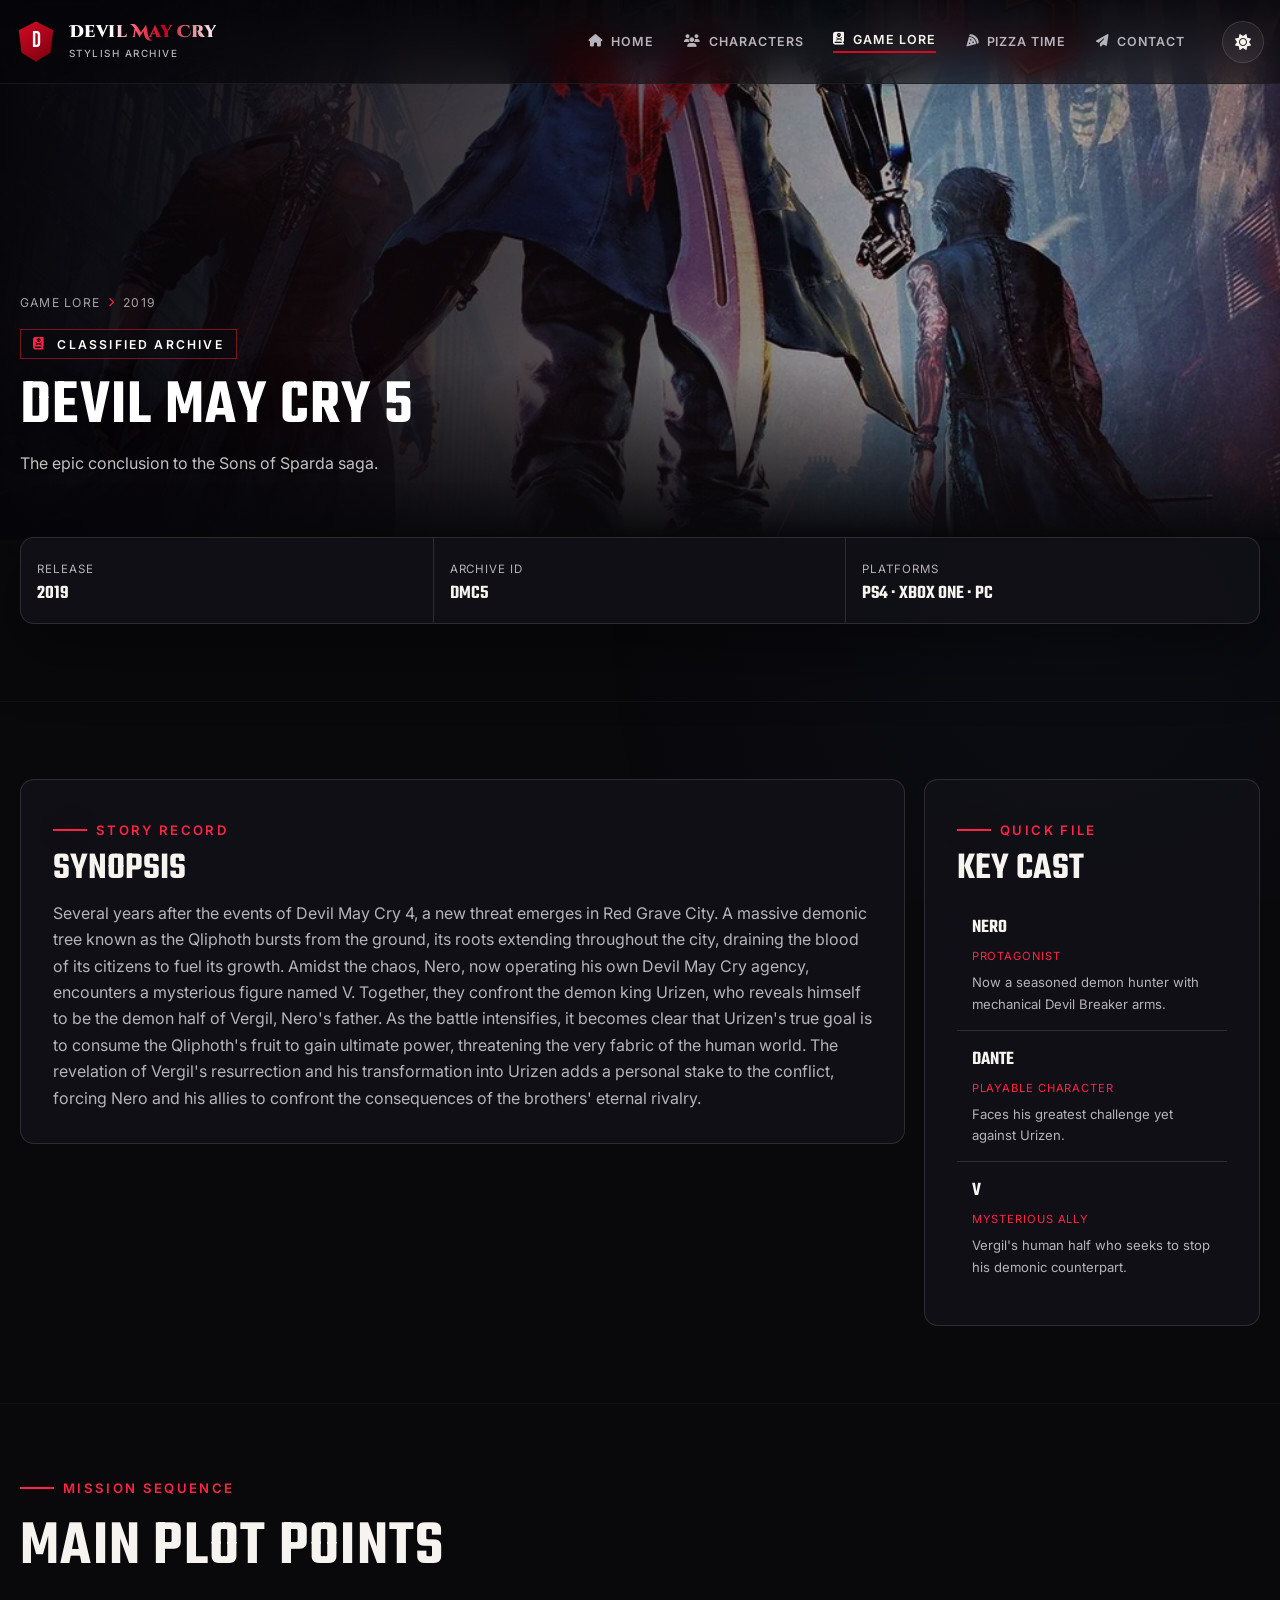
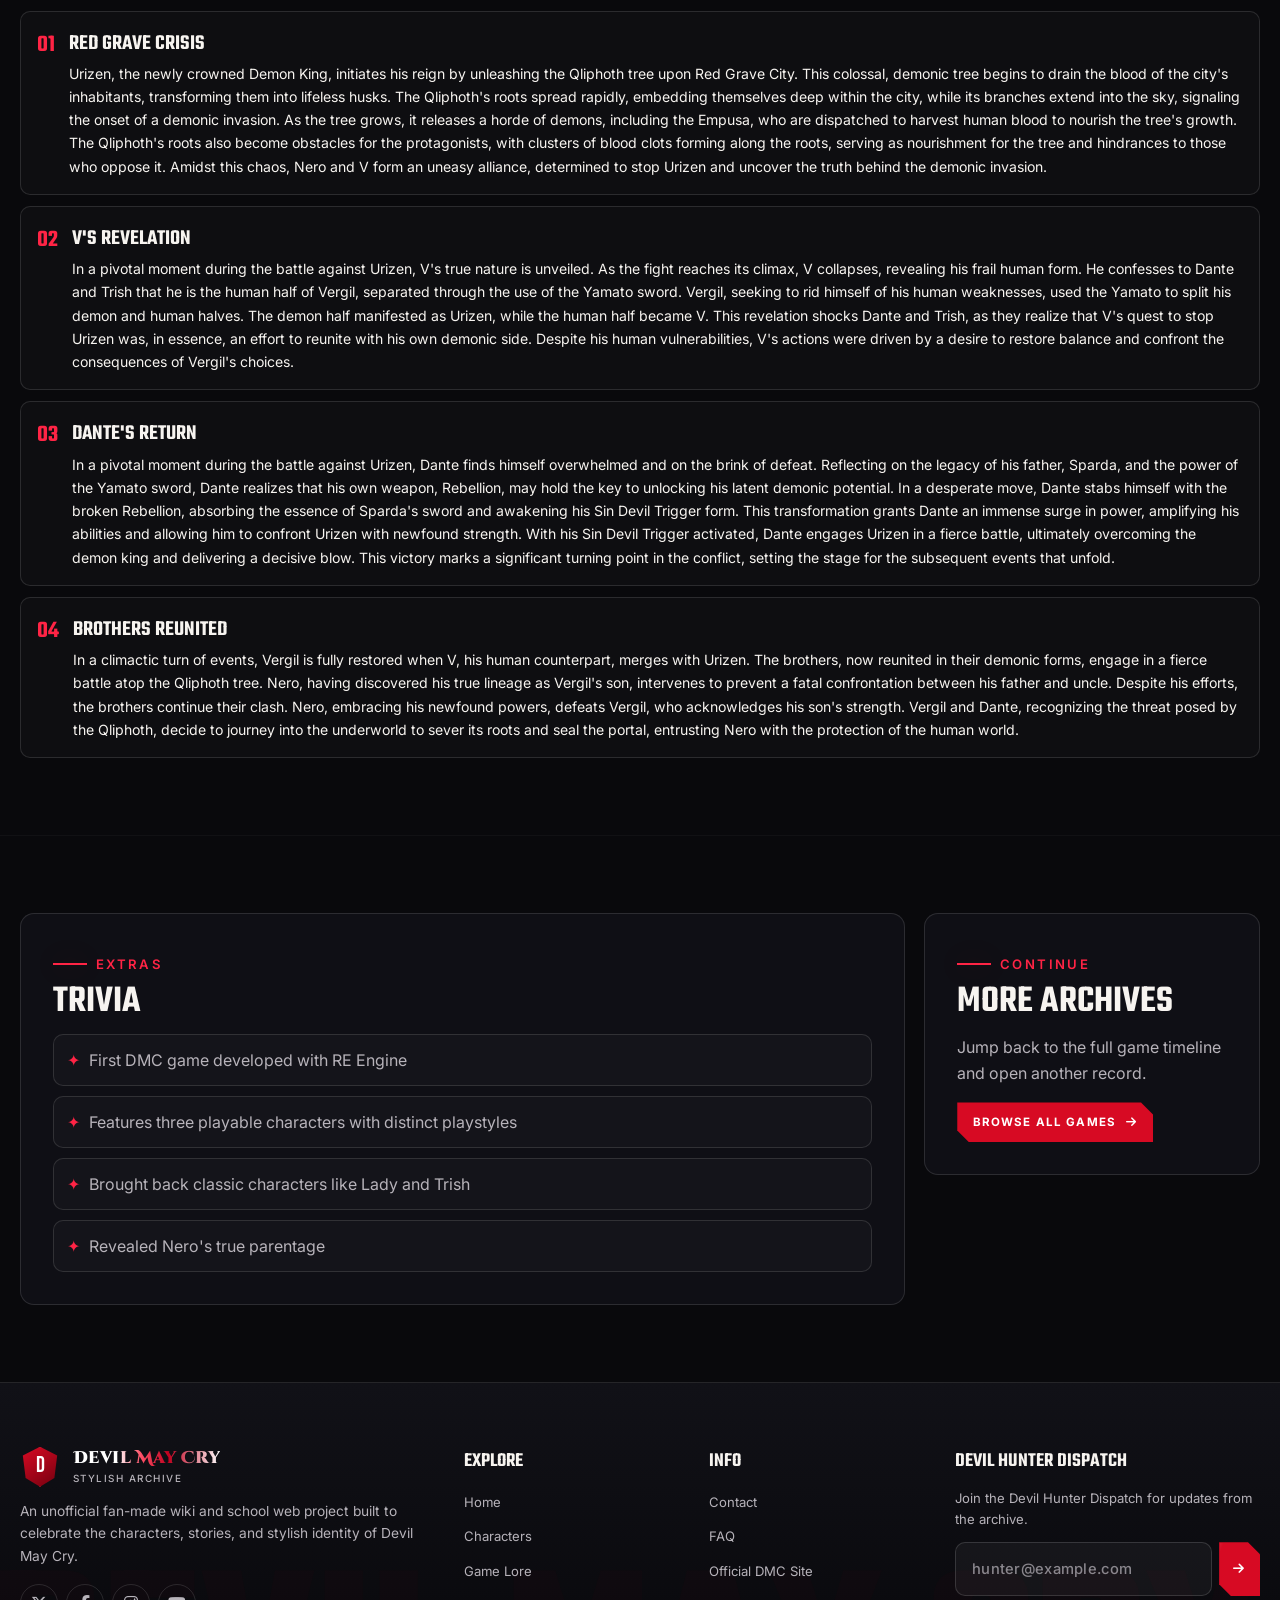
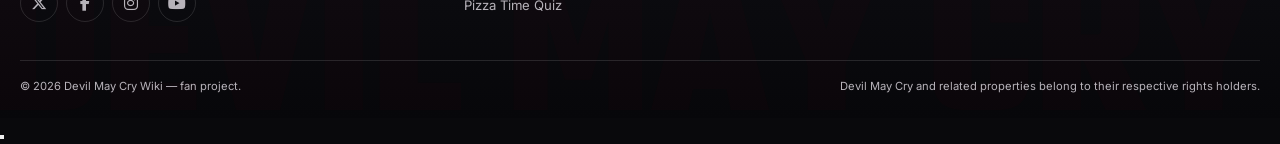
<file: lore-detail.html>
<!doctype html>
<html lang="en" data-theme="dark">

<head>
  <meta charset="utf-8">
  <meta name="viewport" content="width=device-width, initial-scale=1">
  <meta name="theme-color" content="#09090c">
  <link rel="icon" href="assets/icons/favicon.ico" sizes="32x32">
  <link rel="icon" type="image/png" sizes="32x32" href="assets/icons/favicon-32.png">
  <link rel="apple-touch-icon" href="assets/icons/favicon-180.png">
  <meta name="description"
    content="Full synopsis, plot points, key cast, and trivia for this entry in the Devil May Cry game saga.">
  <title>Game Record — Devil May Cry Wiki</title>
  <link rel="preconnect" href="https://fonts.googleapis.com">
  <link rel="preconnect" href="https://fonts.gstatic.com" crossorigin>
  <link
    href="https://fonts.googleapis.com/css2?family=Bebas+Neue&family=Cinzel+Decorative:wght@700;900&family=Inter:wght@400;500;600;700&family=Teko:wght@400;500;600;700&display=swap"
    rel="stylesheet">
  <link rel="stylesheet" href="https://cdnjs.cloudflare.com/ajax/libs/font-awesome/6.7.2/css/all.min.css">
  <link rel="stylesheet" href="style.css">
</head>

<body>
  <div class="scroll-progress" id="scrollProgress" aria-hidden="true"></div>
  <header class="site-header" id="siteHeader">
    <div class="nav-shell">
      <a class="brand" href="index.html" aria-label="Devil May Cry Wiki home">
        <span class="brand-mark">D</span>
        <span class="brand-copy"><span class="brand-name">Devil May Cry</span><span class="brand-tag">Stylish
            Archive</span></span>
      </a>
      <nav class="site-nav" id="siteNav" aria-label="Primary navigation">
        <ul class="nav-list">
          <li><a class="nav-link " href="index.html"><i class="fa-solid fa-house"></i>Home</a></li>
          <li><a class="nav-link " href="characters.html"><i class="fa-solid fa-users"></i>Characters</a></li>
          <li><a class="nav-link active" href="lore.html"><i class="fa-solid fa-book-skull"></i>Game Lore</a></li>
          <li><a class="nav-link " href="quiz.html"><i class="fa-solid fa-pizza-slice"></i>Pizza Time</a></li>
          <li><a class="nav-link " href="contact.html"><i class="fa-solid fa-paper-plane"></i>Contact</a></li>
        </ul>
      </nav>
      <div class="nav-actions">
        <button class="icon-btn" id="themeToggle" type="button" aria-label="Switch color theme"><i
            class="fa-solid fa-sun"></i></button>
        <button class="menu-btn" id="menuButton" type="button" aria-label="Open menu" aria-controls="siteNav"
          aria-expanded="false"><span></span><span></span><span></span></button>
      </div>
    </div>
  </header>
  <div id="loreDetail">
    <main class="section" style="padding-top:calc(var(--nav-h) + 5rem)">
      <div class="container">
        <div class="loading">
          <div>
            <div class="spinner"></div>
            <p style="margin-top:.8rem">Opening game record…</p>
          </div>
        </div>
      </div>
    </main>
  </div>
  <footer class="site-footer">
    <div class="container">
      <div class="footer-grid">
        <div class="footer-about">
          <a class="brand" href="index.html"><span class="brand-mark">D</span><span class="brand-copy"><span
                class="brand-name">Devil May Cry</span><span class="brand-tag">Stylish Archive</span></span></a>
          <p>An unofficial fan-made wiki and school web project built to celebrate the characters, stories, and stylish
            identity of Devil May Cry.</p>
          <div class="social-row" aria-label="Official Devil May Cry social links">
            <a class="social-link" href="https://x.com/DevilMayCry" target="_blank" rel="noopener"
              aria-label="X / Twitter"><i class="fa-brands fa-x-twitter"></i></a>
            <a class="social-link" href="https://www.facebook.com/DMCPOCOFFICIAL/" target="_blank" rel="noopener"
              aria-label="Facebook"><i class="fa-brands fa-facebook-f"></i></a>
            <a class="social-link" href="https://www.instagram.com/devilmaycry_5/" target="_blank" rel="noopener"
              aria-label="Instagram"><i class="fa-brands fa-instagram"></i></a>
            <a class="social-link" href="https://www.youtube.com/devilmaycry" target="_blank" rel="noopener"
              aria-label="YouTube"><i class="fa-brands fa-youtube"></i></a>
          </div>
        </div>
        <div>
          <h3 class="footer-title">Explore</h3>
          <ul class="footer-links">
            <li><a href="index.html">Home</a></li>
            <li><a href="characters.html">Characters</a></li>
            <li><a href="lore.html">Game Lore</a></li>
            <li><a href="quiz.html">Pizza Time Quiz</a></li>
          </ul>
        </div>
        <div>
          <h3 class="footer-title">Info</h3>
          <ul class="footer-links">
            <li><a href="contact.html">Contact</a></li>
            <li><a href="contact.html#faq">FAQ</a></li>
            <li><a href="https://www.devilmaycry.com/5se/us/" target="_blank" rel="noopener">Official DMC Site</a></li>
          </ul>
        </div>
        <div>
          <h3 class="footer-title">Devil Hunter Dispatch</h3>
          <p style="color:var(--muted);font-size:.82rem;margin-bottom:.7rem">
  Join the Devil Hunter Dispatch for updates from the archive.
</p>
          <div>
  <form class="newsletter newsletter-form" novalidate>

    <input
      class="field"
      type="email"
      name="email"
      aria-label="Newsletter email"
      placeholder="hunter@example.com"
      autocomplete="email"
      required
    >

    <input
      type="hidden"
      name="form_type"
      value="Devil Hunter Dispatch Newsletter"
    >

    <button
      class="btn"
      type="submit"
      aria-label="Subscribe">

      <i class="fa-solid fa-arrow-right"></i>

    </button>

  </form>

  <p
    class="newsletter-status"
    aria-live="polite">
  </p>
</div>
        </div>
      </div>
      <div class="footer-bottom"><span>© <span data-current-year></span> Devil May Cry Wiki — fan
          project.</span><span>Devil May Cry and related properties belong to their respective rights holders.</span>
      </div>
    </div>
  </footer>
  <button class="back-top" id="backTop" type="button" aria-label="Back to top"><i
      class="fa-solid fa-arrow-up"></i></button>
  <div class="lightbox" id="lightbox" role="dialog" aria-modal="true" aria-hidden="true" aria-label="Image preview">
    <div class="lightbox-inner"><button class="lightbox-close" id="lightboxClose" aria-label="Close image preview"><i
          class="fa-solid fa-xmark"></i></button><img id="lightboxImage" alt="">
      <p class="lightbox-caption" id="lightboxCaption"></p>
    </div>
  </div>
  <div class="cursor-dot" aria-hidden="true"></div>
  <div class="cursor-ring" aria-hidden="true"></div>
  <script src="assets/js/site.js" defer></script>
  <script src="assets/js/lore-detail.js" defer></script>
</body>

</html>
</file>
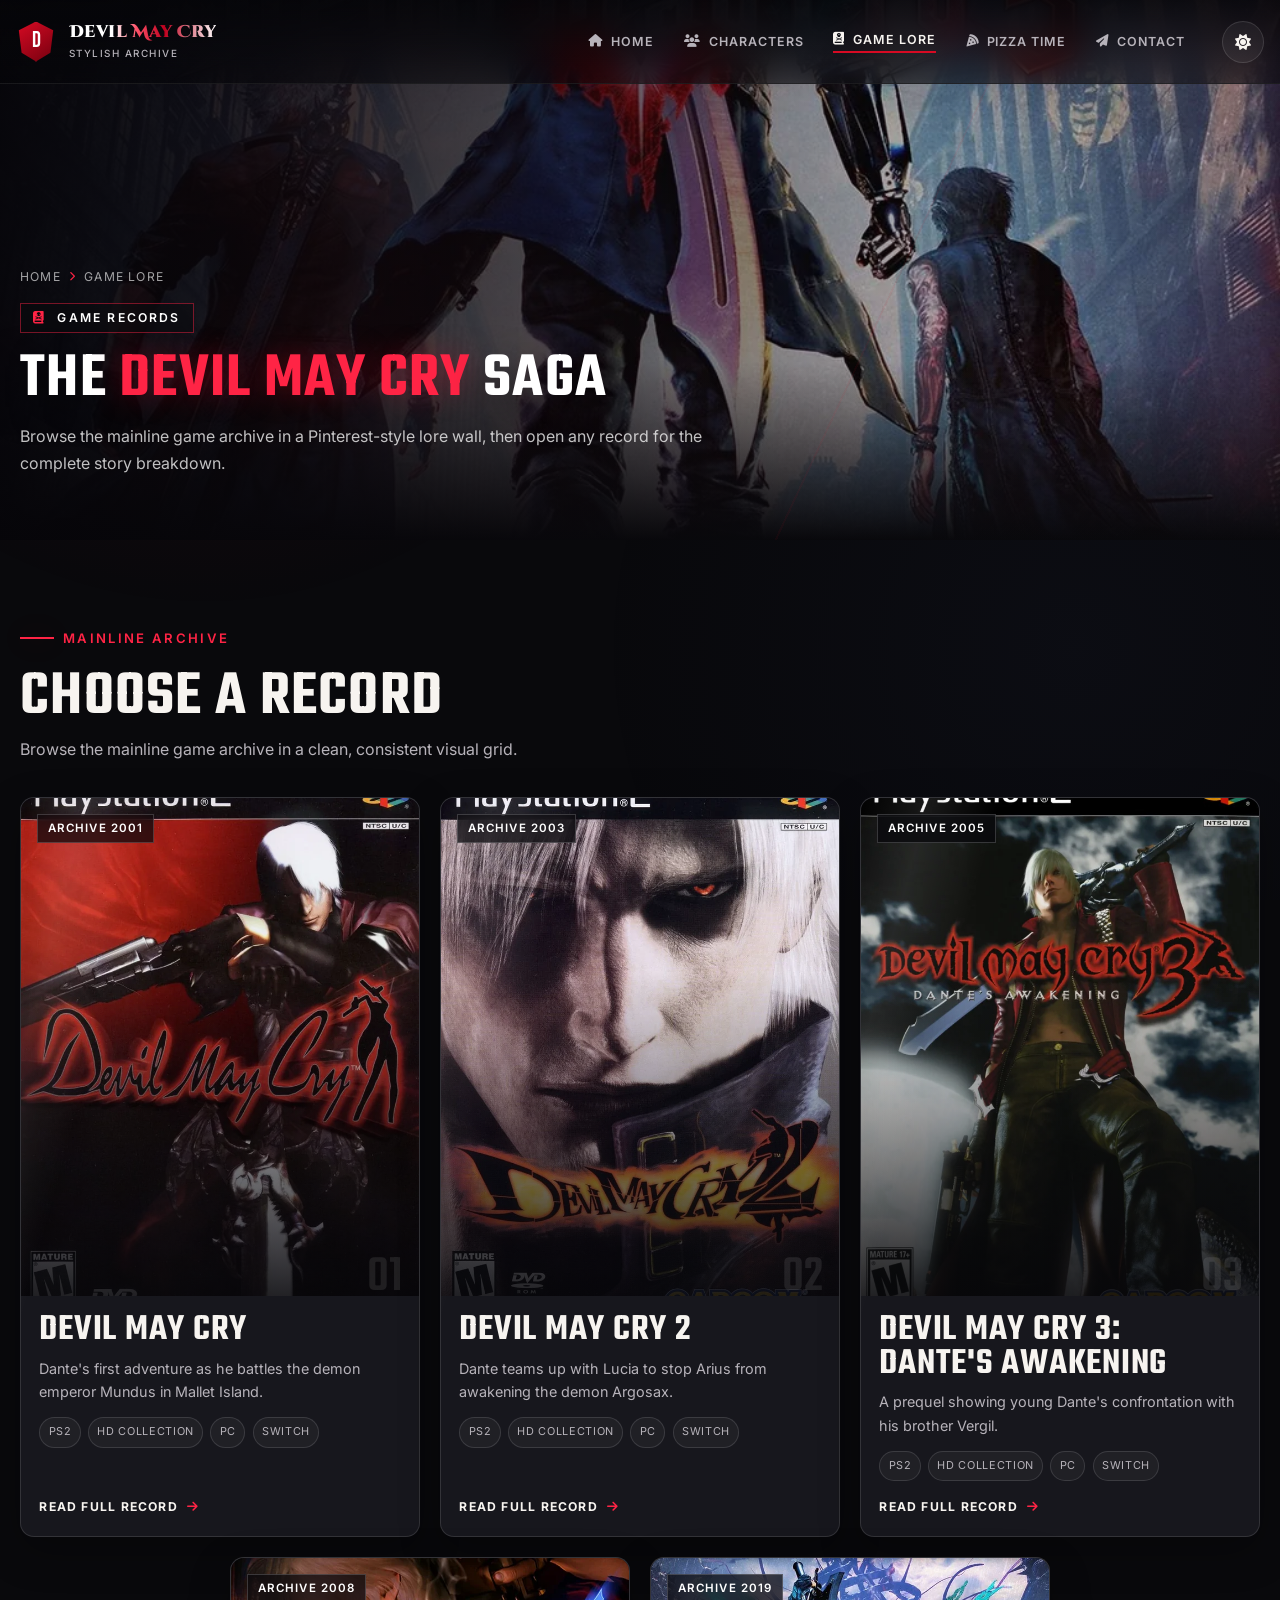
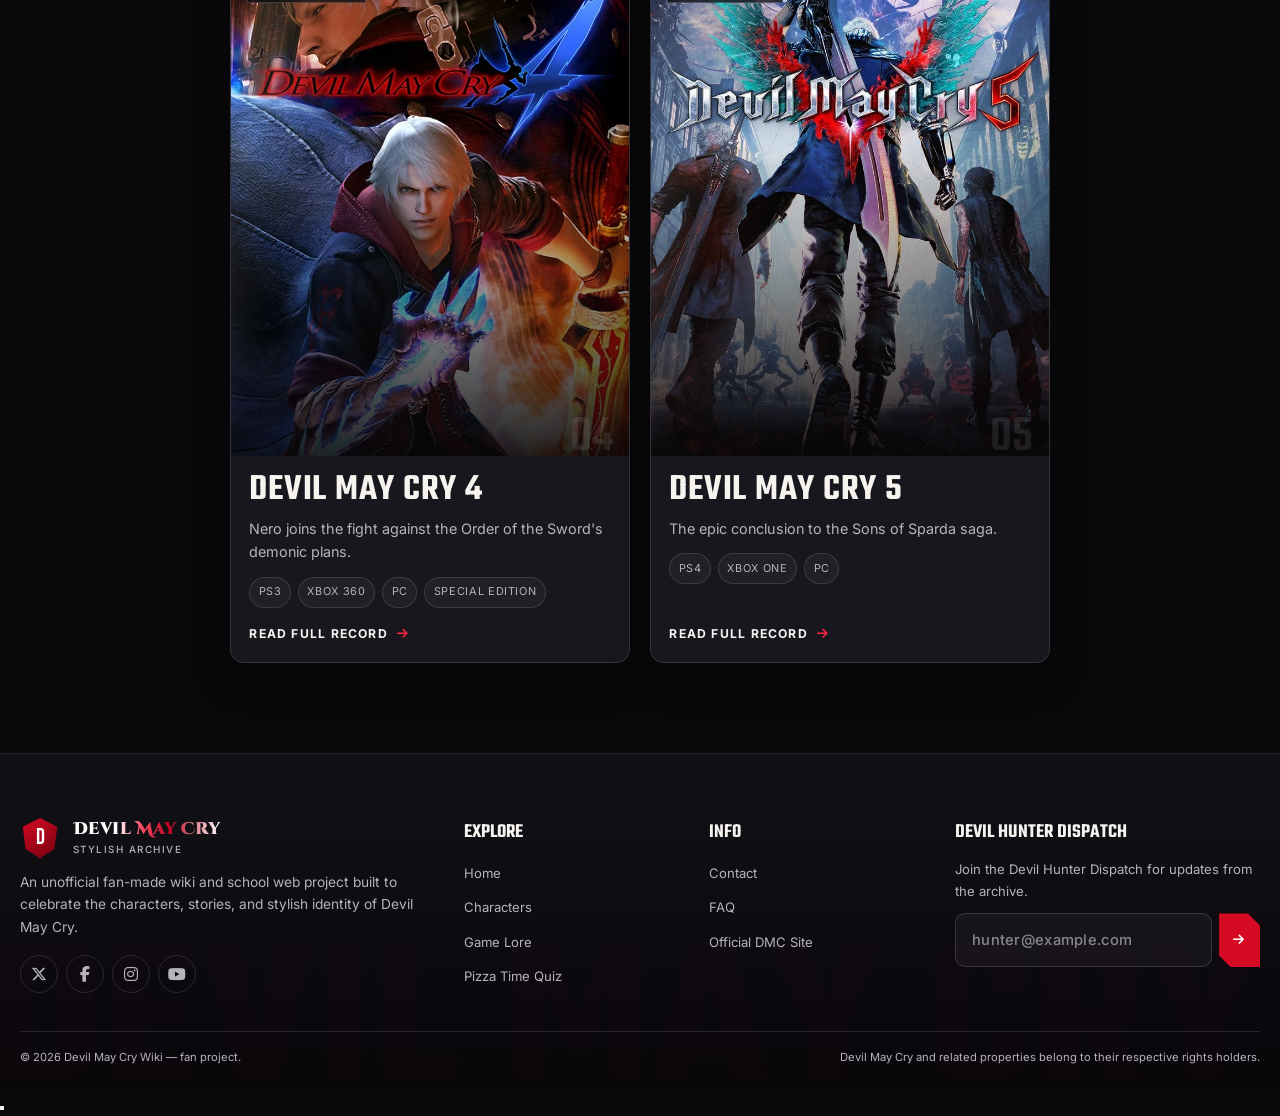
<file: lore.html>
<!doctype html>
<html lang="en" data-theme="dark">

<head>
  <meta charset="utf-8">
  <meta name="viewport" content="width=device-width, initial-scale=1">
  <meta name="theme-color" content="#09090c">
  <link rel="icon" href="assets/icons/favicon.ico" sizes="32x32">
  <link rel="icon" type="image/png" sizes="32x32" href="assets/icons/favicon-32.png">
  <link rel="apple-touch-icon" href="assets/icons/favicon-180.png">
  <meta name="description"
    content="Explore synopses, plot points, and trivia for all five mainline Devil May Cry games.">
  <title>Game Lore — Devil May Cry Wiki</title>
  <link rel="preconnect" href="https://fonts.googleapis.com">
  <link rel="preconnect" href="https://fonts.gstatic.com" crossorigin>
  <link
    href="https://fonts.googleapis.com/css2?family=Bebas+Neue&family=Cinzel+Decorative:wght@700;900&family=Inter:wght@400;500;600;700&family=Teko:wght@400;500;600;700&display=swap"
    rel="stylesheet">
  <link rel="stylesheet" href="https://cdnjs.cloudflare.com/ajax/libs/font-awesome/6.7.2/css/all.min.css">
  <link rel="stylesheet" href="style.css">
</head>

<body>
  <div class="scroll-progress" id="scrollProgress" aria-hidden="true"></div>
  <header class="site-header" id="siteHeader">
    <div class="nav-shell">
      <a class="brand" href="index.html" aria-label="Devil May Cry Wiki home">
        <span class="brand-mark">D</span>
        <span class="brand-copy"><span class="brand-name">Devil May Cry</span><span class="brand-tag">Stylish
            Archive</span></span>
      </a>
      <nav class="site-nav" id="siteNav" aria-label="Primary navigation">
        <ul class="nav-list">
          <li><a class="nav-link " href="index.html"><i class="fa-solid fa-house"></i>Home</a></li>
          <li><a class="nav-link " href="characters.html"><i class="fa-solid fa-users"></i>Characters</a></li>
          <li><a class="nav-link active" href="lore.html"><i class="fa-solid fa-book-skull"></i>Game Lore</a></li>
          <li><a class="nav-link " href="quiz.html"><i class="fa-solid fa-pizza-slice"></i>Pizza Time</a></li>
          <li><a class="nav-link " href="contact.html"><i class="fa-solid fa-paper-plane"></i>Contact</a></li>
        </ul>
      </nav>
      <div class="nav-actions">
        <button class="icon-btn" id="themeToggle" type="button" aria-label="Switch color theme"><i
            class="fa-solid fa-sun"></i></button>
        <button class="menu-btn" id="menuButton" type="button" aria-label="Open menu" aria-controls="siteNav"
          aria-expanded="false"><span></span><span></span><span></span></button>
      </div>
    </div>
  </header>
  <section class="page-hero">
    <div class="page-hero-media"><img src="assets/images/Dmc5.webp" alt="Devil May Cry 5 key art"></div>
    <div class="container reveal is-visible">
      <div class="breadcrumb"><a href="index.html">Home</a><i class="fa-solid fa-chevron-right"></i><span>Game
          Lore</span></div><span class="eyebrow"><i class="fa-solid fa-book-skull"></i> Game records</span>
      <h1 class="page-title">The <span class="accent-text">Devil May Cry</span> Saga</h1>
      <p>Browse the mainline game archive in a Pinterest-style lore wall, then open any record for the complete story
        breakdown.</p>
    </div>
  </section>
  <main>
    <section class="section">
      <div class="container">
        <div class="section-heading reveal"><span class="section-kicker">Mainline archive</span>
          <h2>Choose a Record</h2>
          <p>Browse the mainline game archive in a clean, consistent visual grid.</p>
        </div>
        <div class="archive-grid lore-archive-grid" id="loreGrid">
          <div class="loading">
            <div class="spinner"></div>
          </div>
        </div>
      </div>
    </section>
  </main>
  <footer class="site-footer">
    <div class="container">
      <div class="footer-grid">
        <div class="footer-about">
          <a class="brand" href="index.html"><span class="brand-mark">D</span><span class="brand-copy"><span
                class="brand-name">Devil May Cry</span><span class="brand-tag">Stylish Archive</span></span></a>
          <p>An unofficial fan-made wiki and school web project built to celebrate the characters, stories, and stylish
            identity of Devil May Cry.</p>
          <div class="social-row" aria-label="Official Devil May Cry social links">
            <a class="social-link" href="https://x.com/DevilMayCry" target="_blank" rel="noopener"
              aria-label="X / Twitter"><i class="fa-brands fa-x-twitter"></i></a>
            <a class="social-link" href="https://www.facebook.com/DMCPOCOFFICIAL/" target="_blank" rel="noopener"
              aria-label="Facebook"><i class="fa-brands fa-facebook-f"></i></a>
            <a class="social-link" href="https://www.instagram.com/devilmaycry_5/" target="_blank" rel="noopener"
              aria-label="Instagram"><i class="fa-brands fa-instagram"></i></a>
            <a class="social-link" href="https://www.youtube.com/devilmaycry" target="_blank" rel="noopener"
              aria-label="YouTube"><i class="fa-brands fa-youtube"></i></a>
          </div>
        </div>
        <div>
          <h3 class="footer-title">Explore</h3>
          <ul class="footer-links">
            <li><a href="index.html">Home</a></li>
            <li><a href="characters.html">Characters</a></li>
            <li><a href="lore.html">Game Lore</a></li>
            <li><a href="quiz.html">Pizza Time Quiz</a></li>
          </ul>
        </div>
        <div>
          <h3 class="footer-title">Info</h3>
          <ul class="footer-links">
            <li><a href="contact.html">Contact</a></li>
            <li><a href="contact.html#faq">FAQ</a></li>
            <li><a href="https://www.devilmaycry.com/5se/us/" target="_blank" rel="noopener">Official DMC Site</a></li>
          </ul>
        </div>
        <div>
          <h3 class="footer-title">Devil Hunter Dispatch</h3>
          <p style="color:var(--muted);font-size:.82rem;margin-bottom:.7rem">
  Join the Devil Hunter Dispatch for updates from the archive.
</p>
          <div>
  <form class="newsletter newsletter-form" novalidate>

    <input
      class="field"
      type="email"
      name="email"
      aria-label="Newsletter email"
      placeholder="hunter@example.com"
      autocomplete="email"
      required
    >

    <input
      type="hidden"
      name="form_type"
      value="Devil Hunter Dispatch Newsletter"
    >

    <button
      class="btn"
      type="submit"
      aria-label="Subscribe">

      <i class="fa-solid fa-arrow-right"></i>

    </button>

  </form>

  <p
    class="newsletter-status"
    aria-live="polite">
  </p>
</div>
        </div>
      </div>
      <div class="footer-bottom"><span>© <span data-current-year></span> Devil May Cry Wiki — fan
          project.</span><span>Devil May Cry and related properties belong to their respective rights holders.</span>
      </div>
    </div>
  </footer>
  <button class="back-top" id="backTop" type="button" aria-label="Back to top"><i
      class="fa-solid fa-arrow-up"></i></button>
  <div class="lightbox" id="lightbox" role="dialog" aria-modal="true" aria-hidden="true" aria-label="Image preview">
    <div class="lightbox-inner"><button class="lightbox-close" id="lightboxClose" aria-label="Close image preview"><i
          class="fa-solid fa-xmark"></i></button><img id="lightboxImage" alt="">
      <p class="lightbox-caption" id="lightboxCaption"></p>
    </div>
  </div>
  <div class="cursor-dot" aria-hidden="true"></div>
  <div class="cursor-ring" aria-hidden="true"></div>
  <script src="assets/js/site.js" defer></script>
  <script src="assets/js/lore.js" defer></script>
</body>

</html>
</file>
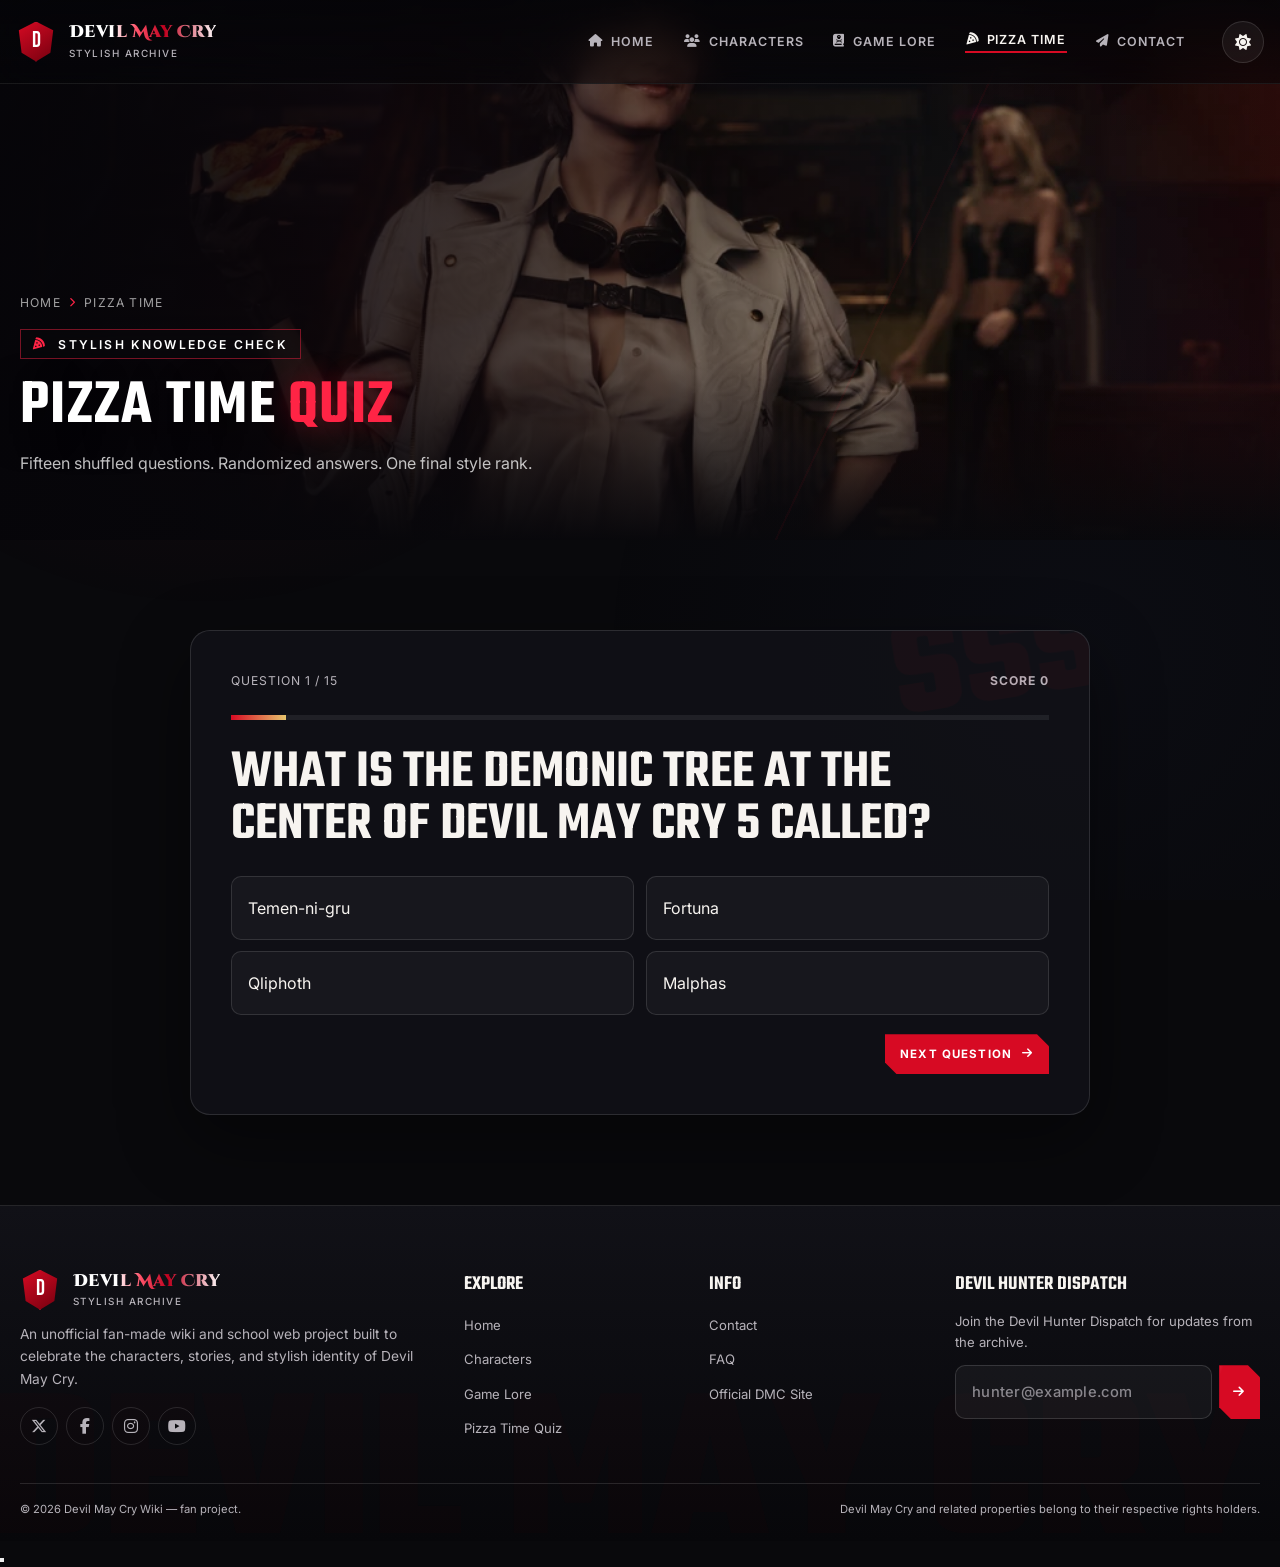
<file: quiz.html>
<!doctype html>
<html lang="en" data-theme="dark">

<head>
  <meta charset="utf-8">
  <meta name="viewport" content="width=device-width, initial-scale=1">
  <meta name="theme-color" content="#09090c">
  <link rel="icon" href="assets/icons/favicon.ico" sizes="32x32">
  <link rel="icon" type="image/png" sizes="32x32" href="assets/icons/favicon-32.png">
  <link rel="apple-touch-icon" href="assets/icons/favicon-180.png">
  <meta name="description" content="Test your Devil May Cry knowledge with a 15-question Pizza Time trivia quiz.">
  <title>Pizza Time Quiz — Devil May Cry Wiki</title>
  <link rel="preconnect" href="https://fonts.googleapis.com">
  <link rel="preconnect" href="https://fonts.gstatic.com" crossorigin>
  <link
    href="https://fonts.googleapis.com/css2?family=Bebas+Neue&family=Cinzel+Decorative:wght@700;900&family=Inter:wght@400;500;600;700&family=Teko:wght@400;500;600;700&display=swap"
    rel="stylesheet">
  <link rel="stylesheet" href="https://cdnjs.cloudflare.com/ajax/libs/font-awesome/6.7.2/css/all.min.css">
  <link rel="stylesheet" href="style.css">
</head>

<body>
  <div class="scroll-progress" id="scrollProgress" aria-hidden="true"></div>
  <header class="site-header" id="siteHeader">
    <div class="nav-shell">
      <a class="brand" href="index.html" aria-label="Devil May Cry Wiki home">
        <span class="brand-mark">D</span>
        <span class="brand-copy"><span class="brand-name">Devil May Cry</span><span class="brand-tag">Stylish
            Archive</span></span>
      </a>
      <nav class="site-nav" id="siteNav" aria-label="Primary navigation">
        <ul class="nav-list">
          <li><a class="nav-link " href="index.html"><i class="fa-solid fa-house"></i>Home</a></li>
          <li><a class="nav-link " href="characters.html"><i class="fa-solid fa-users"></i>Characters</a></li>
          <li><a class="nav-link " href="lore.html"><i class="fa-solid fa-book-skull"></i>Game Lore</a></li>
          <li><a class="nav-link active" href="quiz.html"><i class="fa-solid fa-pizza-slice"></i>Pizza Time</a></li>
          <li><a class="nav-link " href="contact.html"><i class="fa-solid fa-paper-plane"></i>Contact</a></li>
        </ul>
      </nav>
      <div class="nav-actions">
        <button class="icon-btn" id="themeToggle" type="button" aria-label="Switch color theme"><i
            class="fa-solid fa-sun"></i></button>
        <button class="menu-btn" id="menuButton" type="button" aria-label="Open menu" aria-controls="siteNav"
          aria-expanded="false"><span></span><span></span><span></span></button>
      </div>
    </div>
  </header>
  <section class="page-hero">
    <div class="page-hero-media"><img src="assets/images/ladypizz.webp" alt="Devil May Cry pizza themed image"></div>
    <div class="container reveal is-visible">
      <div class="breadcrumb"><a href="index.html">Home</a><i class="fa-solid fa-chevron-right"></i><span>Pizza
          Time</span></div><span class="eyebrow"><i class="fa-solid fa-pizza-slice"></i> Stylish knowledge check</span>
      <h1 class="page-title">Pizza Time <span class="accent-text">Quiz</span></h1>
      <p>Fifteen shuffled questions. Randomized answers. One final style rank.</p>
    </div>
  </section>
  <main>
    <section class="section">
      <div class="container quiz-shell">
        <div class="quiz-card reveal is-visible" id="quizCard"></div>
      </div>
    </section>
  </main>
  <footer class="site-footer">
    <div class="container">
      <div class="footer-grid">
        <div class="footer-about">
          <a class="brand" href="index.html"><span class="brand-mark">D</span><span class="brand-copy"><span
                class="brand-name">Devil May Cry</span><span class="brand-tag">Stylish Archive</span></span></a>
          <p>An unofficial fan-made wiki and school web project built to celebrate the characters, stories, and stylish
            identity of Devil May Cry.</p>
          <div class="social-row" aria-label="Official Devil May Cry social links">
            <a class="social-link" href="https://x.com/DevilMayCry" target="_blank" rel="noopener"
              aria-label="X / Twitter"><i class="fa-brands fa-x-twitter"></i></a>
            <a class="social-link" href="https://www.facebook.com/DMCPOCOFFICIAL/" target="_blank" rel="noopener"
              aria-label="Facebook"><i class="fa-brands fa-facebook-f"></i></a>
            <a class="social-link" href="https://www.instagram.com/devilmaycry_5/" target="_blank" rel="noopener"
              aria-label="Instagram"><i class="fa-brands fa-instagram"></i></a>
            <a class="social-link" href="https://www.youtube.com/devilmaycry" target="_blank" rel="noopener"
              aria-label="YouTube"><i class="fa-brands fa-youtube"></i></a>
          </div>
        </div>
        <div>
          <h3 class="footer-title">Explore</h3>
          <ul class="footer-links">
            <li><a href="index.html">Home</a></li>
            <li><a href="characters.html">Characters</a></li>
            <li><a href="lore.html">Game Lore</a></li>
            <li><a href="quiz.html">Pizza Time Quiz</a></li>
          </ul>
        </div>
        <div>
          <h3 class="footer-title">Info</h3>
          <ul class="footer-links">
            <li><a href="contact.html">Contact</a></li>
            <li><a href="contact.html#faq">FAQ</a></li>
            <li><a href="https://www.devilmaycry.com/5se/us/" target="_blank" rel="noopener">Official DMC Site</a></li>
          </ul>
        </div>
        <div>
          <h3 class="footer-title">Devil Hunter Dispatch</h3>
          <p style="color:var(--muted);font-size:.82rem;margin-bottom:.7rem">
  Join the Devil Hunter Dispatch for updates from the archive.
</p>
          <div>
  <form class="newsletter newsletter-form" novalidate>

    <input
      class="field"
      type="email"
      name="email"
      aria-label="Newsletter email"
      placeholder="hunter@example.com"
      autocomplete="email"
      required
    >

    <input
      type="hidden"
      name="form_type"
      value="Devil Hunter Dispatch Newsletter"
    >

    <button
      class="btn"
      type="submit"
      aria-label="Subscribe">

      <i class="fa-solid fa-arrow-right"></i>

    </button>

  </form>

  <p
    class="newsletter-status"
    aria-live="polite">
  </p>
</div>
        </div>
      </div>
      <div class="footer-bottom"><span>© <span data-current-year></span> Devil May Cry Wiki — fan
          project.</span><span>Devil May Cry and related properties belong to their respective rights holders.</span>
      </div>
    </div>
  </footer>
  <button class="back-top" id="backTop" type="button" aria-label="Back to top"><i
      class="fa-solid fa-arrow-up"></i></button>
  <div class="lightbox" id="lightbox" role="dialog" aria-modal="true" aria-hidden="true" aria-label="Image preview">
    <div class="lightbox-inner"><button class="lightbox-close" id="lightboxClose" aria-label="Close image preview"><i
          class="fa-solid fa-xmark"></i></button><img id="lightboxImage" alt="">
      <p class="lightbox-caption" id="lightboxCaption"></p>
    </div>
  </div>
  <div class="cursor-dot" aria-hidden="true"></div>
  <div class="cursor-ring" aria-hidden="true"></div>
  <script src="assets/js/site.js" defer></script>
  <script src="assets/js/quiz.js" defer></script>
</body>

</html>
</file>
<file: style.css>
/* =========================================================
   DEVIL MAY CRY WIKI — ORGANIZED STYLISH RENOVATION
   Shared design system for all pages
   ========================================================= */

:root {
  --crimson: #d70a23;
  --crimson-bright: #ff2445;
  --crimson-deep: #74000f;
  --blood: #2a0007;
  --ink: #09090c;
  --ink-2: #111117;
  --panel: rgba(18, 18, 24, .82);
  --panel-solid: #17171d;
  --surface: #202029;
  --surface-2: #2a2a35;
  --paper: #f4f1ea;
  --text: #f7f4f0;
  --muted: #b7b3ba;
  --line: rgba(255, 255, 255, .12);
  --line-hot: rgba(255, 36, 69, .45);
  --accent: #e7c56d;
  --accent-cool: #87c9ff;
  --success: #55d68c;
  --danger: #ff5b6e;
  --shadow: 0 24px 70px rgba(0, 0, 0, .45);
  --shadow-soft: 0 14px 40px rgba(0, 0, 0, .28);
  --glow: 0 0 28px rgba(215, 10, 35, .32);
  --radius-sm: 10px;
  --radius: 14px;
  --radius-lg: 20px;
  --nav-h: 84px;
  --max: 1240px;
  --space-section: clamp(4rem, 7vw, 6.5rem);
  --font-display: 'Teko', sans-serif;
  --font-logo: 'Cinzel Decorative', serif;
  --font-head: 'Bebas Neue', sans-serif;
  --font-body: 'Inter', sans-serif;
  --ease: cubic-bezier(.2, .8, .2, 1);
}

[data-theme='light'] {
  --ink: #ece7df;
  --ink-2: #f7f2eb;
  --panel: rgba(255, 250, 244, .86);
  --panel-solid: #fffaf4;
  --surface: #eee6dc;
  --surface-2: #e3d7ca;
  --paper: #17131a;
  --text: #1b161c;
  --muted: #6e636c;
  --line: rgba(41, 22, 28, .16);
  --line-hot: rgba(173, 0, 29, .35);
  --crimson: #ad001d;
  --crimson-bright: #d50b2b;
  --crimson-deep: #760014;
  --blood: #f4dfe2;
  --accent: #8d6418;
  --accent-cool: #2e6596;
  --shadow: 0 24px 70px rgba(64, 33, 37, .16);
  --shadow-soft: 0 14px 40px rgba(64, 33, 37, .12);
  --glow: 0 0 24px rgba(173, 0, 29, .16);
}

* {
  box-sizing: border-box;
  margin: 0;
  padding: 0;
}

html {
  scroll-behavior: smooth;
  scroll-padding-top: calc(var(--nav-h) + 18px);
}

body {
  min-height: 100vh;
  overflow-x: hidden;
  background: var(--ink);
  color: var(--text);
  font-family: var(--font-body);
  line-height: 1.65;
  transition: background .35s ease, color .35s ease;
}

body.menu-open {
  overflow: hidden;
}

body::before {
  content: '';
  position: fixed;
  inset: 0;
  pointer-events: none;
  z-index: -2;
  background:
    radial-gradient(circle at 16% 18%, rgba(215, 10, 35, .10), transparent 28rem),
    radial-gradient(circle at 84% 72%, rgba(72, 92, 156, .05), transparent 30rem),
    linear-gradient(180deg, rgba(255, 255, 255, .012), transparent 45%);
  background-size: auto;
}

body::after {
  content: '';
  position: fixed;
  inset: 0;
  pointer-events: none;
  z-index: 9998;
  opacity: .055;
  mix-blend-mode: soft-light;
  background-image: url("data:image/svg+xml,%3Csvg viewBox='0 0 140 140' xmlns='http://www.w3.org/2000/svg'%3E%3Cfilter id='n'%3E%3CfeTurbulence type='fractalNoise' baseFrequency='.75' numOctaves='3' stitchTiles='stitch'/%3E%3C/filter%3E%3Crect width='100%25' height='100%25' filter='url(%23n)' opacity='.22'/%3E%3C/svg%3E");
}

::selection {
  background: var(--crimson);
  color: #fff;
}

img,
video {
  max-width: 100%;
  display: block;
}

a {
  color: inherit;
}

button,
input,
select,
textarea {
  font: inherit;
}

button {
  color: inherit;
}

button,
a {
  -webkit-tap-highlight-color: transparent;
}

.container {
  width: min(calc(100% - 2rem), var(--max));
  margin-inline: auto;
}

.section {
  padding: var(--space-section) 0;
  position: relative;
}

.section.compact {
  padding-block: clamp(3rem, 6vw, 5rem);
}

.section-kicker {
  display: inline-flex;
  align-items: center;
  gap: .55rem;
  color: var(--crimson-bright);
  text-transform: uppercase;
  letter-spacing: .18em;
  font: 600 .82rem var(--font-body);
  margin-bottom: .8rem;
}

.section-kicker::before {
  content: '';
  width: 34px;
  height: 2px;
  background: currentColor;
  box-shadow: var(--glow);
}

.section-heading {
  display: grid;
  gap: .7rem;
  margin-bottom: 2.2rem;
}

.section-heading.split {
  grid-template-columns: 1fr auto;
  align-items: end;
}

.section-heading h2,
.page-title {
  font-family: var(--font-display);
  font-size: clamp(2.7rem, 5vw, 4.9rem);
  font-weight: 600;
  line-height: .86;
  letter-spacing: .02em;
  text-transform: uppercase;
}

.section-heading p {
  max-width: 700px;
  color: var(--muted);
}

.display-outline {
  -webkit-text-stroke: 1px rgba(255, 255, 255, .3);
  color: transparent;
}

[data-theme='light'] .display-outline {
  -webkit-text-stroke-color: rgba(20, 10, 15, .35);
}

/* ---------- fixed navigation ---------- */
.site-header {
  position: fixed;
  inset: 0 0 auto 0;
  height: var(--nav-h);
  z-index: 1200;
  display: flex;
  align-items: center;
  background: linear-gradient(180deg, rgba(5, 5, 8, .9), rgba(5, 5, 8, .56));
  border-bottom: 1px solid rgba(255, 255, 255, .08);
  backdrop-filter: blur(18px) saturate(130%);
  transition: height .35s var(--ease), background .35s ease, box-shadow .35s ease;
}

[data-theme='light'] .site-header {
  background: linear-gradient(180deg, rgba(255, 250, 244, .94), rgba(255, 250, 244, .76));
}

.site-header.scrolled {
  height: 68px;
  box-shadow: 0 14px 40px rgba(0, 0, 0, .25);
  background: rgba(8, 8, 12, .9);
}

[data-theme='light'] .site-header.scrolled {
  background: rgba(255, 250, 244, .94);
}

.nav-shell {
  width: min(calc(100% - 2rem), 1380px);
  margin: auto;
  display: flex;
  align-items: center;
  gap: 1rem;
}

.brand {
  text-decoration: none;
  display: flex;
  align-items: center;
  gap: .8rem;
  min-width: max-content;
}

.brand-mark {
  width: 40px;
  aspect-ratio: 1;
  display: grid;
  place-items: center;
  border: 1px solid var(--line-hot);
  background: linear-gradient(145deg, var(--crimson), var(--crimson-deep));
  clip-path: polygon(50% 0, 93% 22%, 86% 78%, 50% 100%, 14% 78%, 7% 22%);
  box-shadow: var(--glow);
  color: white;
  font-family: var(--font-head);
  font-size: 1.4rem;
}

.brand-copy {
  display: grid;
  line-height: 1;
}

.brand-name {
  font-family: var(--font-logo);
  font-weight: 900;
  font-size: clamp(.78rem, 1.4vw, 1.05rem);
  letter-spacing: .03em;
  background: linear-gradient(90deg, #fff 0 30%, #ff5269 46%, #bf001e 65%, #fff 100%);
  -webkit-background-clip: text;
  background-clip: text;
  color: transparent;
}

[data-theme='light'] .brand-name {
  background: none;
  color: var(--text);
}

.brand-tag {
  color: var(--muted);
  font: 500 .62rem var(--font-body);
  letter-spacing: .15em;
  text-transform: uppercase;
  margin-top: .35rem;
}

.site-nav {
  margin-left: auto;
}

.nav-list {
  display: flex;
  align-items: center;
  list-style: none;
  gap: .2rem;
}

.nav-link {
  position: relative;
  display: inline-flex;
  align-items: center;
  gap: .5rem;
  padding: .72rem .82rem;
  text-decoration: none;
  color: var(--muted);
  font: 600 .78rem var(--font-body);
  letter-spacing: .08em;
  text-transform: uppercase;
  transition: color .25s ease, transform .25s var(--ease);
}

.nav-link::after {
  content: '';
  position: absolute;
  left: .8rem;
  right: .8rem;
  bottom: .35rem;
  height: 2px;
  transform: scaleX(0);
  background: var(--crimson);
  transform-origin: right;
  transition: transform .3s var(--ease);
}

.nav-link:hover,
.nav-link.active {
  color: var(--text);
  transform: translateY(-2px);
}

.nav-link:hover::after,
.nav-link.active::after {
  transform: scaleX(1);
  transform-origin: left;
}

.nav-actions {
  display: flex;
  align-items: center;
  gap: .5rem;
  margin-left: .5rem;
}

.icon-btn,
.menu-btn {
  width: 42px;
  aspect-ratio: 1;
  display: grid;
  place-items: center;
  border-radius: 50%;
  border: 1px solid var(--line);
  background: rgba(255, 255, 255, .055);
  cursor: pointer;
  transition: transform .25s var(--ease), border-color .25s ease, background .25s ease;
}

.icon-btn:hover,
.menu-btn:hover {
  transform: translateY(-2px) rotate(4deg);
  border-color: var(--line-hot);
  background: rgba(215, 10, 35, .12);
}

.menu-btn {
  display: none;
  position: relative;
}

.menu-btn span {
  position: absolute;
  width: 18px;
  height: 2px;
  background: currentColor;
  transition: .28s var(--ease);
}

.menu-btn span:nth-child(1) {
  transform: translateY(-6px);
}

.menu-btn span:nth-child(3) {
  transform: translateY(6px);
}

.menu-btn[aria-expanded='true'] span:nth-child(1) {
  transform: rotate(45deg);
}

.menu-btn[aria-expanded='true'] span:nth-child(2) {
  opacity: 0;
}

.menu-btn[aria-expanded='true'] span:nth-child(3) {
  transform: rotate(-45deg);
}

.scroll-progress {
  position: fixed;
  inset: 0 auto auto 0;
  height: 3px;
  width: var(--scroll, 0%);
  z-index: 1300;
  background: linear-gradient(90deg, var(--crimson-deep), var(--crimson-bright), var(--accent));
  box-shadow: var(--glow);
}

/* ---------- heroes ---------- */
.hero {
  min-height: 100svh;
  position: relative;
  isolation: isolate;
  overflow: hidden;
  display: grid;
  align-items: center;
  padding: calc(var(--nav-h) + 4rem) 0 4rem;
}

.hero-media,
.page-hero-media {
  position: absolute;
  inset: 0;
  z-index: -4;
  overflow: hidden;
}

.hero-media video,
.hero-media img,
.page-hero-media img,
.page-hero-media video {
  width: 100%;
  height: 100%;
  object-fit: cover;
}

.hero-media::after,
.page-hero-media::after {
  content: '';
  position: absolute;
  inset: 0;
  background:
    linear-gradient(90deg, rgba(6, 5, 9, .95) 0%, rgba(8, 7, 11, .7) 42%, rgba(8, 7, 11, .22) 78%),
    linear-gradient(0deg, var(--ink) 0%, transparent 33%),
    radial-gradient(circle at 66% 44%, transparent 0 15%, rgba(110, 0, 16, .22) 55%, rgba(0, 0, 0, .38) 100%);
}

[data-theme='light'] .hero-media::after,
[data-theme='light'] .page-hero-media::after {
  background: linear-gradient(90deg, rgba(24, 14, 18, .88), rgba(24, 14, 18, .58), rgba(24, 14, 18, .18)), linear-gradient(0deg, var(--ink) 0%, transparent 35%);
}

.hero::before,
.page-hero::before {
  content: '';
  position: absolute;
  inset: 0;
  z-index: -2;
  pointer-events: none;
  background: linear-gradient(115deg, transparent 0 67%, rgba(215, 10, 35, .055) 67% 67.15%, transparent 67.15% 100%);
  transform: none;
}

.hero::after {
  content: 'SSS';
  position: absolute;
  right: -1vw;
  bottom: -5vh;
  z-index: -1;
  font: 700 clamp(11rem, 30vw, 32rem)/.7 var(--font-display);
  letter-spacing: -.04em;
  color: rgba(215, 10, 35, .08);
  -webkit-text-stroke: 1px rgba(255, 255, 255, .05);
  transform: rotate(-8deg);
  pointer-events: none;
}

.hero-copy {
  max-width: 780px;
}

.eyebrow {
  display: inline-flex;
  align-items: center;
  gap: .7rem;
  padding: .42rem .75rem;
  margin-bottom: 1.2rem;
  border: 1px solid var(--line-hot);
  background: rgba(10, 10, 14, .42);
  backdrop-filter: blur(10px);
  color: #fff;
  font: 600 .76rem var(--font-body);
  letter-spacing: .18em;
  text-transform: uppercase;
}

.eyebrow i {
  color: var(--crimson-bright);
}

.hero-title {
  font-family: var(--font-display);
  font-weight: 600;
  font-size: clamp(4.1rem, 10vw, 9.6rem);
  letter-spacing: -.015em;
  line-height: .76;
  text-transform: uppercase;
  color: #fff;
  text-shadow: 0 9px 42px rgba(0, 0, 0, .48);
}

.hero-title .slash,
.accent-text {
  color: var(--crimson-bright);
  text-shadow: 0 0 30px rgba(215, 10, 35, .36);
}

.hero-lede {
  max-width: 650px;
  margin-top: 1.35rem;
  color: rgba(255, 255, 255, .78);
  font-size: clamp(1rem, 2vw, 1.18rem);
}

.hero-actions {
  display: flex;
  flex-wrap: wrap;
  gap: .8rem;
  margin-top: 2rem;
}

.btn {
  --btn-bg: var(--crimson);
  position: relative;
  isolation: isolate;
  overflow: hidden;
  display: inline-flex;
  align-items: center;
  justify-content: center;
  gap: .65rem;
  min-height: 48px;
  padding: .82rem 1.2rem;
  border: 1px solid transparent;
  background: var(--btn-bg);
  color: white;
  text-decoration: none;
  cursor: pointer;
  font: 700 .78rem var(--font-body);
  letter-spacing: .1em;
  text-transform: uppercase;
  clip-path: polygon(0 0, calc(100% - 12px) 0, 100% 12px, 100% 100%, 12px 100%, 0 calc(100% - 12px));
  transition: transform .28s var(--ease), box-shadow .28s ease, background .28s ease;
}

.btn::before {
  content: '';
  position: absolute;
  inset: 0;
  z-index: -1;
  transform: translateX(-115%) skewX(-20deg);
  background: linear-gradient(90deg, transparent, rgba(255, 255, 255, .28), transparent);
  transition: transform .55s var(--ease);
}

.btn:hover {
  transform: translateY(-4px);
  box-shadow: 0 14px 35px rgba(215, 10, 35, .25);
}

.btn:hover::before {
  transform: translateX(115%) skewX(-20deg);
}

.btn.secondary {
  --btn-bg: rgba(13, 13, 18, .55);
  border-color: rgba(255, 255, 255, .32);
  backdrop-filter: blur(10px);
}

.btn.ghost {
  --btn-bg: transparent;
  border-color: var(--line);
  color: var(--text);
}

.btn.small {
  min-height: 40px;
  padding: .65rem .9rem;
  font-size: .72rem;
}

.hero-badges {
  display: flex;
  flex-wrap: wrap;
  gap: .55rem;
  margin-top: 2.2rem;
}

.micro-badge {
  padding: .45rem .65rem;
  border: 1px solid rgba(255, 255, 255, .15);
  background: rgba(10, 10, 14, .35);
  color: rgba(255, 255, 255, .72);
  font-size: .72rem;
  text-transform: uppercase;
  letter-spacing: .08em;
  backdrop-filter: blur(8px);
}

.scroll-cue {
  position: absolute;
  left: 50%;
  bottom: 1.7rem;
  transform: translateX(-50%);
  display: grid;
  place-items: center;
  gap: .35rem;
  color: rgba(255, 255, 255, .65);
  font-size: .64rem;
  letter-spacing: .18em;
  text-transform: uppercase;
}

.scroll-cue span {
  width: 1px;
  height: 34px;
  background: linear-gradient(var(--crimson-bright), transparent);
  animation: scrollCue 1.5s ease-in-out infinite;
}

@keyframes scrollCue {

  0%,
  100% {
    transform: scaleY(.55);
    transform-origin: top;
    opacity: .45;
  }

  50% {
    transform: scaleY(1);
    opacity: 1;
  }
}

.page-hero {
  min-height: 60svh;
  position: relative;
  isolation: isolate;
  overflow: hidden;
  display: grid;
  align-items: end;
  padding: calc(var(--nav-h) + 5rem) 0 4rem;
}

.page-hero .container {
  position: relative;
  z-index: 2;
}

.page-hero h1 {
  max-width: 900px;
  color: #fff;
  text-shadow: 0 12px 36px rgba(0, 0, 0, .5);
}

.page-hero p {
  color: rgba(255, 255, 255, .75);
  max-width: 700px;
  margin-top: 1rem;
}

.breadcrumb {
  display: flex;
  flex-wrap: wrap;
  gap: .5rem;
  align-items: center;
  margin-bottom: 1rem;
  color: rgba(255, 255, 255, .62);
  font-size: .76rem;
  text-transform: uppercase;
  letter-spacing: .1em;
}

.breadcrumb a {
  text-decoration: none;
}

.breadcrumb i {
  font-size: .6rem;
  color: var(--crimson-bright);
}

/* ---------- decorative rails / stats ---------- */
.stat-rail {
  display: grid;
  grid-template-columns: repeat(4, 1fr);
  border: 1px solid var(--line);
  background: var(--panel);
  box-shadow: var(--shadow-soft);
  overflow: hidden;
}

.stat-rail>div {
  padding: 1rem 1.2rem;
  border-right: 1px solid var(--line);
}

.stat-rail>div:last-child {
  border-right: 0;
}

.stat-rail strong {
  display: block;
  font: 600 2rem/.9 var(--font-display);
  color: var(--crimson-bright);
}

.stat-rail span {
  color: var(--muted);
  font-size: .72rem;
  letter-spacing: .08em;
  text-transform: uppercase;
}

/* ---------- archive-grid cards ---------- */
.archive-grid {
  display: grid;
  grid-template-columns: repeat(3, minmax(0, 1fr));
  gap: 1.25rem;
  align-items: stretch;
}

.archive-grid>* {
  min-width: 0;
  margin: 0;
}

.card {
  position: relative;
  overflow: hidden;
  background: var(--panel-solid);
  border: 1px solid var(--line);
  box-shadow: var(--shadow-soft);
  border-radius: var(--radius);
  transform-style: preserve-3d;
  transition: transform .45s var(--ease), box-shadow .4s ease, border-color .35s ease;
}

.card::before {
  content: '';
  position: absolute;
  inset: 0;
  z-index: 3;
  pointer-events: none;
  background: radial-gradient(circle at var(--mx, 50%) var(--my, 50%), rgba(255, 255, 255, .14), transparent 28%);
  opacity: 0;
  transition: opacity .3s ease;
}

.card::after {
  content: '';
  position: absolute;
  left: -20%;
  top: -80%;
  width: 35%;
  height: 240%;
  z-index: 3;
  pointer-events: none;
  background: linear-gradient(90deg, transparent, rgba(255, 255, 255, .16), transparent);
  transform: rotate(15deg);
  transition: left .6s var(--ease);
}

.card:hover {
  transform: perspective(1000px) rotateX(var(--rx, 0deg)) rotateY(var(--ry, 0deg)) translateY(-6px);
  border-color: var(--line-hot);
  box-shadow: var(--shadow), var(--glow);
}

.card:hover::before {
  opacity: 1;
}

.card:hover::after {
  left: 120%;
}

.card-media {
  position: relative;
  overflow: hidden;
  background: var(--surface);
  min-height: 0;
  aspect-ratio: 4 / 5;
}

.card-media img {
  width: 100%;
  height: 100%;
  object-fit: cover;
  object-position: center;
  transition: transform .7s var(--ease), filter .45s ease;
}

.card:hover .card-media img {
  transform: scale(1.055);
  filter: saturate(1.12) contrast(1.04);
}

.card-media::after {
  content: '';
  position: absolute;
  inset: 35% 0 0;
  background: linear-gradient(transparent, rgba(6, 6, 9, .88));
}

.card.tall .card-media,
.card.medium .card-media,
.card.short .card-media {
  min-height: 0;
}

.card-body {
  padding: 1.15rem;
  position: relative;
  z-index: 4;
}

.card-index {
  position: absolute;
  right: 1rem;
  top: -2.4rem;
  font: 500 4rem/.8 var(--font-display);
  color: rgba(255, 255, 255, .13);
}

.card h3 {
  font: 600 clamp(1.7rem, 3vw, 2.35rem)/.9 var(--font-display);
  text-transform: uppercase;
  letter-spacing: .02em;
}

.card p {
  margin-top: .55rem;
  color: var(--muted);
  font-size: .9rem;
}

.card-meta {
  display: flex;
  flex-wrap: wrap;
  gap: .45rem;
  align-items: center;
  margin-top: .8rem;
}

.tag {
  display: inline-flex;
  align-items: center;
  gap: .35rem;
  padding: .34rem .52rem;
  border: 1px solid var(--line);
  background: rgba(255, 255, 255, .04);
  color: var(--muted);
  border-radius: 999px;
  font-size: .68rem;
  letter-spacing: .06em;
  text-transform: uppercase;
}

.card-link {
  display: inline-flex;
  align-items: center;
  gap: .55rem;
  margin-top: 1rem;
  color: var(--text);
  text-decoration: none;
  font-size: .76rem;
  font-weight: 700;
  letter-spacing: .1em;
  text-transform: uppercase;
}

.card-link i {
  color: var(--crimson-bright);
  transition: transform .25s ease;
}

.card-link:hover i {
  transform: translateX(5px);
}

.card-rank {
  position: absolute;
  top: 1rem;
  left: 1rem;
  z-index: 4;
  padding: .4rem .6rem;
  color: #fff;
  background: rgba(8, 8, 12, .72);
  border: 1px solid rgba(255, 255, 255, .18);
  backdrop-filter: blur(8px);
  font: 600 .72rem var(--font-body);
  letter-spacing: .1em;
  text-transform: uppercase;
}

.feature-card {
  min-height: 430px;
}

.feature-card .card-media {
  position: absolute;
  inset: 0;
  min-height: 100%;
}

.feature-card .card-body {
  min-height: 430px;
  display: flex;
  flex-direction: column;
  align-items: flex-start;
  justify-content: flex-end;
  padding: 1.5rem;
  background: linear-gradient(0deg, rgba(6, 6, 9, .92), transparent 70%);
}

.feature-card h3 {
  color: #fff;
  font-size: 2.65rem;
}

.feature-card p,
.feature-card .card-link {
  color: rgba(255, 255, 255, .75);
}

/* ---------- style meter ---------- */
.style-panel {
  padding: 1.2rem;
  border: 1px solid var(--line);
  background: linear-gradient(135deg, var(--panel), rgba(215, 10, 35, .08));
  border-radius: var(--radius);
}

.style-meter {
  display: grid;
  grid-template-columns: auto 1fr auto;
  align-items: center;
  gap: 1rem;
}

.style-letter {
  font: 700 4rem/.75 var(--font-display);
  color: var(--crimson-bright);
  text-shadow: var(--glow);
  transform: skewX(-8deg);
}

.meter-track {
  height: 12px;
  border: 1px solid var(--line);
  background: rgba(255, 255, 255, .05);
  overflow: hidden;
  clip-path: polygon(0 0, 100% 0, calc(100% - 7px) 100%, 0 100%);
}

.meter-fill {
  width: var(--meter, 92%);
  height: 100%;
  background: linear-gradient(90deg, var(--crimson-deep), var(--crimson-bright), var(--accent));
  box-shadow: var(--glow);
  transform-origin: left;
  animation: meterIn 1.1s var(--ease) both;
}

@keyframes meterIn {
  from {
    transform: scaleX(0);
  }
}

/* ---------- filter controls ---------- */
.control-panel {
  display: grid;
  grid-template-columns: minmax(260px, 1fr) minmax(180px, 230px) minmax(210px, 245px) auto;
  gap: .8rem;
  padding: 1rem;
  border: 1px solid var(--line);
  background: rgba(18, 18, 24, .88);
  border-radius: var(--radius);
  box-shadow: 0 18px 45px rgba(0, 0, 0, .26), inset 0 1px 0 rgba(255, 255, 255, .025);
  margin-bottom: 1.6rem;
}

.view-toggle {
  display: inline-flex;
  align-items: center;
  gap: .25rem;
  padding: .3rem;
  border: 1px solid rgba(255, 255, 255, .13);
  background: rgba(255, 255, 255, .04);
  border-radius: var(--radius-sm);
}

.view-toggle-btn {
  display: inline-flex;
  align-items: center;
  justify-content: center;
  gap: .45rem;
  min-height: 44px;
  border: 0;
  background: transparent;
  color: var(--muted);
  font-family: var(--font-head);
  font-size: .9rem;
  font-weight: 500;
  letter-spacing: .09em;
  text-transform: uppercase;
  padding: .58rem .9rem;
  border-radius: calc(var(--radius-sm) - 4px);
  cursor: pointer;
  transition: background .25s ease, color .25s ease, transform .25s ease, box-shadow .25s ease;
}

.view-toggle-btn i {
  font-size: .78rem;
}

.view-toggle-btn:hover {
  color: var(--text);
  background: rgba(255, 255, 255, .055);
}

.view-toggle-btn.active {
  background: linear-gradient(135deg, var(--crimson-bright), var(--crimson));
  color: #fff;
  box-shadow: 0 6px 20px rgba(215, 10, 35, .22);
}

.field-wrap {
  position: relative;
  min-width: 0;
}

.field-wrap>i {
  position: absolute;
  left: 1rem;
  top: 50%;
  transform: translateY(-50%);
  color: var(--crimson-bright);
  font-size: .95rem;
  pointer-events: none;
  z-index: 2;
}

.field,
select.field,
textarea.field {
  width: 100%;
  min-height: 54px;
  border: 1px solid rgba(255, 255, 255, .14);
  outline: 0;
  background-color: rgba(255, 255, 255, .045);
  color: var(--text);
  border-radius: var(--radius-sm);
  padding: .85rem 1rem;
  font-family: var(--font-body);
  font-size: .92rem;
  font-weight: 600;
  letter-spacing: .018em;
  transition: border-color .25s ease, background .25s ease, box-shadow .25s ease, transform .25s ease;
}

.field-wrap .field {
  padding-left: 2.9rem;
}

.field::placeholder {
  color: rgba(183, 179, 186, .72);
  font-family: var(--font-body);
  font-weight: 500;
  letter-spacing: .02em;
}

select.field {
  appearance: none;
  -webkit-appearance: none;
  -moz-appearance: none;
  cursor: pointer;
  padding-right: 3.15rem;
  background-image:
    linear-gradient(45deg, transparent 50%, currentColor 50%),
    linear-gradient(135deg, currentColor 50%, transparent 50%);
  background-position:
    calc(100% - 21px) 50%,
    calc(100% - 16px) 50%;
  background-size: 5px 5px, 5px 5px;
  background-repeat: no-repeat;
}

select.field::-ms-expand {
  display: none;
}

.field:hover,
select.field:hover {
  border-color: rgba(255, 36, 69, .3);
}

.field:focus,
select.field:focus {
  border-color: var(--crimson);
  box-shadow: 0 0 0 3px rgba(215, 10, 35, .09), 0 10px 25px rgba(0, 0, 0, .16);
  background-color: rgba(215, 10, 35, .055);
}

select.field option {
  background: var(--panel-solid);
  color: var(--text);
  font-family: var(--font-body);
  font-weight: 500;
}

[data-theme='light'] .control-panel {
  background: rgba(255, 250, 244, .92);
  border-color: rgba(41, 22, 28, .14);
}

[data-theme='light'] .field,
[data-theme='light'] select.field {
  background-color: rgba(255, 255, 255, .58);
  border-color: rgba(41, 22, 28, .14);
}

[data-theme='light'] .field::placeholder {
  color: rgba(80, 68, 73, .58);
}

[data-theme='light'] .view-toggle {
  background: rgba(30, 20, 25, .035);
  border-color: rgba(41, 22, 28, .13);
}

.result-count {
  color: var(--muted);
  font-size: .8rem;
  margin: -1rem 0 1.4rem;
}

.empty-state {
  padding: 3rem 1.5rem;
  text-align: center;
  border: 1px dashed var(--line);
  border-radius: var(--radius);
  color: var(--muted);
}

@media (max-width: 980px) {
  .control-panel {
    grid-template-columns: minmax(220px, 1fr) minmax(170px, 1fr);
  }

  .view-toggle {
    grid-column: 1 / -1;
    justify-self: start;
  }
}

@media (max-width: 680px) {
  .control-panel {
    grid-template-columns: 1fr;
    padding: .8rem;
    gap: .65rem;
  }

  .view-toggle {
    grid-column: auto;
    width: 100%;
  }

  .view-toggle-btn {
    flex: 1;
  }

  .field,
  select.field {
    min-height: 52px;
  }
}

/* ---------- timeline ---------- */
.saga-grid {
  display: grid;
  grid-template-columns: repeat(3, minmax(0, 1fr));
  gap: 1.1rem;
}

.saga-card {
  min-height: 390px;
  grid-column: auto;
  position: relative;
  overflow: hidden;
  border-radius: var(--radius);
  border: 1px solid var(--line);
  background: var(--panel-solid);
  box-shadow: var(--shadow-soft);
}

.saga-card img {
  position: absolute;
  inset: 0;
  width: 100%;
  height: 100%;
  object-fit: cover;
  transition: transform .7s var(--ease), filter .5s ease;
}

.saga-card::before {
  content: '';
  position: absolute;
  inset: 0;
  z-index: 1;
  background: linear-gradient(0deg, rgba(4, 4, 7, .95) 3%, rgba(4, 4, 7, .16) 76%);
}

.saga-card:hover img {
  transform: scale(1.06);
  filter: saturate(1.15);
}

.saga-copy {
  position: absolute;
  left: 1.2rem;
  right: 1.2rem;
  bottom: 1.2rem;
  z-index: 2;
  color: #fff;
}

.saga-year {
  font: 500 .8rem var(--font-body);
  letter-spacing: .14em;
  color: #ff7187;
  text-transform: uppercase;
}

.saga-copy h3 {
  font: 600 2.4rem/.9 var(--font-display);
  text-transform: uppercase;
  margin: .35rem 0;
}

.saga-copy p {
  color: rgba(255, 255, 255, .7);
  font-size: .88rem;
}

/* ---------- character detail ---------- */
.detail-layout {
  display: grid;
  grid-template-columns: minmax(300px, .82fr) minmax(0, 1.45fr);
  gap: clamp(1.5rem, 4vw, 4rem);
  align-items: start;
}

.detail-poster {
  position: sticky;
  top: calc(var(--nav-h) + 1.5rem);
  border-radius: var(--radius-lg);
  overflow: hidden;
  border: 1px solid var(--line);
  box-shadow: var(--shadow);
  background: var(--panel-solid);
}

.detail-poster img {
  width: 100%;
  aspect-ratio: 4/5;
  object-fit: cover;
  object-position: center var(--focus-y, 12%);
}

.detail-poster-overlay {
  position: absolute;
  inset: 45% 0 0;
  background: linear-gradient(transparent, rgba(7, 7, 10, .95));
  pointer-events: none;
}

.poster-caption {
  position: absolute;
  left: 1.2rem;
  right: 1.2rem;
  bottom: 1.2rem;
  z-index: 2;
  color: #fff;
}

.rank-chip {
  display: inline-flex;
  align-items: center;
  gap: .5rem;
  border: 1px solid rgba(255, 255, 255, .22);
  background: rgba(8, 8, 12, .65);
  backdrop-filter: blur(10px);
  padding: .45rem .65rem;
  font-size: .72rem;
  letter-spacing: .1em;
  text-transform: uppercase;
}

.detail-copy>*+* {
  margin-top: 1.2rem;
}

.detail-copy h1 {
  font: 600 clamp(4rem, 8vw, 7rem)/.8 var(--font-display);
  text-transform: uppercase;
}

.role-line {
  color: var(--crimson-bright);
  font: 500 1rem var(--font-body);
  letter-spacing: .12em;
  text-transform: uppercase;
}

.weapon-row {
  display: flex;
  flex-wrap: wrap;
  gap: .5rem;
}

.weapon-pill {
  padding: .5rem .7rem;
  border: 1px solid var(--line);
  background: var(--panel);
  border-radius: 999px;
  font-size: .78rem;
  color: var(--muted);
}

.stats-grid {
  display: grid;
  grid-template-columns: repeat(2, 1fr);
  gap: .7rem;
}

.stat-card {
  padding: 1rem;
  border: 1px solid var(--line);
  background: var(--panel);
  border-radius: var(--radius-sm);
}

.stat-top {
  display: flex;
  justify-content: space-between;
  gap: 1rem;
  font-size: .76rem;
  text-transform: uppercase;
  letter-spacing: .08em;
}

.stat-top strong {
  color: var(--crimson-bright);
}

.stat-bar {
  height: 6px;
  margin-top: .65rem;
  background: rgba(255, 255, 255, .06);
  overflow: hidden;
}

.stat-bar span {
  display: block;
  height: 100%;
  width: var(--value);
  background: linear-gradient(90deg, var(--crimson-deep), var(--crimson-bright));
}

.lore-copy {
  color: var(--muted);
}

.lore-copy p+p {
  margin-top: 1rem;
}

.lore-copy strong {
  color: var(--text);
}

.abilities-grid {
  display: grid;
  grid-template-columns: repeat(2, minmax(0, 1fr));
  gap: .8rem;
}

.ability-card {
  padding: 1.1rem;
  border: 1px solid var(--line);
  background: linear-gradient(145deg, var(--panel), rgba(215, 10, 35, .05));
  border-radius: var(--radius);
  transition: transform .3s var(--ease), border-color .3s ease;
}

.ability-card:hover {
  transform: translateY(-4px);
  border-color: var(--line-hot);
}

.ability-icon {
  width: 40px;
  aspect-ratio: 1;
  display: grid;
  place-items: center;
  margin-bottom: .85rem;
  border: 1px solid var(--line-hot);
  color: var(--crimson-bright);
  background: rgba(215, 10, 35, .08);
  transform: rotate(4deg);
}

.ability-card h3 {
  font: 600 1.5rem/.95 var(--font-display);
  text-transform: uppercase;
}

.ability-card p {
  margin-top: .4rem;
  color: var(--muted);
  font-size: .85rem;
}

.gallery-grid {
  display: grid;
  grid-template-columns: repeat(12, 1fr);
  grid-auto-rows: 130px;
  gap: .8rem;
}

.gallery-item {
  grid-column: span 6;
  grid-row: span 2;
  position: relative;
  overflow: hidden;
  border-radius: var(--radius);
  border: 1px solid var(--line);
  cursor: zoom-in;
}

.gallery-item:nth-child(3n+1) {
  grid-column: span 7;
  grid-row: span 3;
}

.gallery-item:nth-child(3n+2) {
  grid-column: span 5;
}

.gallery-item img {
  width: 100%;
  height: 100%;
  object-fit: cover;
  transition: transform .6s var(--ease), filter .4s ease;
}

.gallery-item:hover img {
  transform: scale(1.06);
  filter: saturate(1.13);
}

.gallery-caption {
  position: absolute;
  inset: auto 0 0;
  padding: 2.2rem .9rem .8rem;
  color: #fff;
  font-size: .76rem;
  background: linear-gradient(transparent, rgba(0, 0, 0, .86));
  transform: translateY(20%);
  opacity: 0;
  transition: .3s var(--ease);
}

.gallery-item:hover .gallery-caption {
  transform: none;
  opacity: 1;
}

.quote-wall {
  display: grid;
  gap: .7rem;
}

.quote-card {
  padding: 1rem 1.1rem;
  border-left: 3px solid var(--crimson);
  background: var(--panel);
  color: var(--muted);
  font-style: italic;
}

/* ---------- comments ---------- */
.comments-shell {
  display: grid;
  grid-template-columns: .8fr 1.2fr;
  gap: 1.2rem;
  align-items: start;
}

.comment-form,
.contact-card,
.newsletter-card {
  padding: 1.2rem;
  border: 1px solid var(--line);
  background: var(--panel);
  border-radius: var(--radius);
  box-shadow: var(--shadow-soft);
}

.comment-form textarea {
  min-height: 120px;
  resize: vertical;
}

.comments-list {
  display: grid;
  gap: .7rem;
}

.comment-card {
  padding: 1rem;
  border: 1px solid var(--line);
  background: var(--panel);
  border-radius: var(--radius-sm);
}

.comment-head {
  display: flex;
  align-items: center;
  gap: .7rem;
  margin-bottom: .55rem;
}

.comment-avatar {
  width: 36px;
  aspect-ratio: 1;
  display: grid;
  place-items: center;
  border-radius: 50%;
  background: var(--crimson-deep);
  color: white;
  font-weight: 700;
}

.comment-meta strong {
  display: block;
  font-size: .84rem;
}

.comment-meta span {
  color: var(--muted);
  font-size: .7rem;
}

.comment-card p {
  color: var(--muted);
  font-size: .88rem;
}

/* ---------- lore ---------- */
.lore-archive-grid .card .card-media {
  aspect-ratio: 4 / 5;
}

.game-hero-panel {
  margin-top: -5rem;
  position: relative;
  z-index: 6;
}

.game-meta {
  display: grid;
  grid-template-columns: repeat(3, 1fr);
  border: 1px solid var(--line);
  border-radius: var(--radius);
  overflow: hidden;
  background: var(--panel);
  box-shadow: var(--shadow);
}

.game-meta>div {
  padding: 1rem;
  border-right: 1px solid var(--line);
}

.game-meta>div:last-child {
  border: 0;
}

.game-meta strong {
  display: block;
  color: var(--text);
  font: 600 1.2rem var(--font-display);
  text-transform: uppercase;
}

.game-meta span {
  color: var(--muted);
  font-size: .72rem;
  text-transform: uppercase;
  letter-spacing: .08em;
}

.story-grid {
  display: grid;
  grid-template-columns: minmax(0, 1.45fr) minmax(260px, .55fr);
  gap: 1.2rem;
  align-items: start;
}

.story-panel {
  padding: clamp(1.1rem, 3vw, 2rem);
  border: 1px solid var(--line);
  border-radius: var(--radius);
  background: var(--panel);
}

.story-panel h2 {
  font: 600 2.4rem/.95 var(--font-display);
  text-transform: uppercase;
  margin-bottom: .8rem;
}

.story-panel p {
  color: var(--muted);
}

.plot-list {
  display: grid;
  gap: .7rem;
  counter-reset: plot;
}

.plot-item {
  counter-increment: plot;
  display: grid;
  grid-template-columns: auto 1fr;
  gap: .9rem;
  padding: 1rem;
  border: 1px solid var(--line);
  background: rgba(255, 255, 255, .025);
  border-radius: var(--radius-sm);
}

.plot-item::before {
  content: counter(plot, decimal-leading-zero);
  color: var(--crimson-bright);
  font: 600 1.5rem var(--font-display);
}

.plot-item h3 {
  font: 600 1.35rem var(--font-display);
  text-transform: uppercase;
}

.plot-item p {
  font-size: .88rem;
  margin-top: .2rem;
}

.key-character {
  padding: .9rem;
  border-bottom: 1px solid var(--line);
}

.key-character:last-child {
  border-bottom: 0;
}

.key-character strong {
  display: block;
  font: 600 1.2rem var(--font-display);
  text-transform: uppercase;
}

.key-character span {
  color: var(--crimson-bright);
  font-size: .7rem;
  text-transform: uppercase;
  letter-spacing: .08em;
}

.key-character p {
  margin-top: .3rem;
  font-size: .82rem;
}

.trivia-list {
  display: grid;
  gap: .6rem;
  list-style: none;
}

.trivia-list li {
  position: relative;
  padding: .75rem .75rem .75rem 2.2rem;
  border: 1px solid var(--line);
  background: rgba(255, 255, 255, .025);
  border-radius: var(--radius-sm);
  color: var(--muted);
}

.trivia-list li::before {
  content: '✦';
  position: absolute;
  left: .8rem;
  color: var(--crimson-bright);
}

/* ---------- quiz ---------- */
.quiz-shell {
  max-width: 900px;
  margin-inline: auto;
}

.quiz-card {
  position: relative;
  overflow: hidden;
  padding: clamp(1.2rem, 4vw, 2.5rem);
  border: 1px solid var(--line);
  border-radius: var(--radius-lg);
  background: var(--panel);
  box-shadow: var(--shadow);
}

.quiz-card::before {
  content: 'SSS';
  position: absolute;
  right: -1rem;
  top: -1.5rem;
  font: 700 9rem/.8 var(--font-display);
  color: rgba(215, 10, 35, .07);
  transform: rotate(-9deg);
  pointer-events: none;
}

.quiz-top {
  display: flex;
  align-items: center;
  justify-content: space-between;
  gap: 1rem;
  margin-bottom: 1.5rem;
  color: var(--muted);
  font-size: .76rem;
  text-transform: uppercase;
  letter-spacing: .08em;
}

.quiz-progress {
  height: 5px;
  background: rgba(255, 255, 255, .07);
  margin-bottom: 1.8rem;
  overflow: hidden;
}

.quiz-progress span {
  display: block;
  height: 100%;
  width: var(--progress);
  background: linear-gradient(90deg, var(--crimson), var(--accent));
  transition: width .35s var(--ease);
}

.quiz-question {
  font: 600 clamp(2rem, 5vw, 3.4rem)/.95 var(--font-display);
  text-transform: uppercase;
  max-width: 760px;
}

.quiz-choices {
  display: grid;
  grid-template-columns: repeat(2, 1fr);
  gap: .7rem;
  margin-top: 1.5rem;
}

.choice-btn {
  text-align: left;
  min-height: 64px;
  padding: .85rem 1rem;
  border: 1px solid var(--line);
  border-radius: var(--radius-sm);
  background: rgba(255, 255, 255, .035);
  cursor: pointer;
  transition: .25s var(--ease);
}

.choice-btn:hover:not(:disabled) {
  transform: translateY(-3px);
  border-color: var(--line-hot);
  background: rgba(215, 10, 35, .08);
}

.choice-btn.correct {
  border-color: rgba(85, 214, 140, .55);
  background: rgba(85, 214, 140, .12);
}

.choice-btn.incorrect {
  border-color: rgba(255, 91, 110, .6);
  background: rgba(255, 91, 110, .12);
}

.quiz-actions {
  display: flex;
  justify-content: flex-end;
  margin-top: 1.2rem;
}

.result-rank {
  font: 700 clamp(6rem, 16vw, 11rem)/.8 var(--font-display);
  color: var(--crimson-bright);
  text-shadow: var(--glow);
}

/* ---------- forms / contact ---------- */
.contact-layout {
  display: grid;
  grid-template-columns: .8fr 1.2fr;
  gap: 1.2rem;
  align-items: start;
}

.contact-stack {
  display: grid;
  gap: .8rem;
}

.info-tile {
  display: flex;
  gap: .9rem;
  align-items: flex-start;
  padding: 1rem;
  border: 1px solid var(--line);
  background: var(--panel);
  border-radius: var(--radius);
}

.info-icon {
  width: 42px;
  aspect-ratio: 1;
  display: grid;
  place-items: center;
  flex: 0 0 auto;
  border: 1px solid var(--line-hot);
  background: rgba(215, 10, 35, .08);
  color: var(--crimson-bright);
}

.info-tile h3 {
  font: 600 1.25rem var(--font-display);
  text-transform: uppercase;
}

.info-tile p {
  color: var(--muted);
  font-size: .86rem;
}

.form-grid {
  display: grid;
  grid-template-columns: repeat(2, 1fr);
  gap: .9rem;
}

.form-group {
  display: grid;
  gap: .38rem;
}

.form-group.full {
  grid-column: 1/-1;
}

.form-group label {
  font-size: .72rem;
  text-transform: uppercase;
  letter-spacing: .08em;
  color: var(--muted);
}

.form-group textarea {
  min-height: 150px;
  resize: vertical;
}

.field-error {
  min-height: 1rem;
  font-size: .72rem;
  color: var(--danger);
}

.field.invalid {
  border-color: var(--danger);
}

.form-status {
  min-height: 1.2rem;
  margin-top: .7rem;
  color: var(--success);
  font-size: .82rem;
}

/* ---------- footer ---------- */
.site-footer {
  position: relative;
  overflow: hidden;
  border-top: 1px solid var(--line);
  background: linear-gradient(180deg, var(--ink-2), #07070a);
  padding: 4rem 0 1.4rem;
}

[data-theme='light'] .site-footer {
  background: linear-gradient(180deg, #efe6dd, #e4d8cc);
}

.site-footer::before {
  content: 'DEVIL MAY CRY';
  position: absolute;
  left: -1vw;
  bottom: -1rem;
  white-space: nowrap;
  pointer-events: none;
  font: 700 clamp(6rem, 17vw, 15rem)/.7 var(--font-display);
  color: rgba(215, 10, 35, .04);
}

.footer-grid {
  display: grid;
  grid-template-columns: 1.35fr .7fr .7fr 1fr;
  gap: 2rem;
  position: relative;
  z-index: 1;
}

.footer-about p {
  color: var(--muted);
  max-width: 420px;
  margin-top: .8rem;
  font-size: .86rem;
}

.footer-title {
  font: 600 1.25rem var(--font-display);
  text-transform: uppercase;
  margin-bottom: .75rem;
}

.footer-links {
  display: grid;
  gap: .5rem;
  list-style: none;
}

.footer-links a {
  text-decoration: none;
  color: var(--muted);
  font-size: .82rem;
  transition: color .2s ease, transform .2s ease;
  width: max-content;
}

.footer-links a:hover {
  color: var(--text);
  transform: translateX(4px);
}

.social-row {
  display: flex;
  flex-wrap: wrap;
  gap: .5rem;
  margin-top: 1rem;
}

.social-link {
  width: 38px;
  aspect-ratio: 1;
  display: grid;
  place-items: center;
  border: 1px solid var(--line);
  border-radius: 50%;
  color: var(--muted);
  text-decoration: none;
  transition: .25s var(--ease);
}

.social-link:hover {
  color: #fff;
  border-color: var(--crimson);
  background: var(--crimson);
  transform: translateY(-4px) rotate(-5deg);
}

.newsletter {
  display: flex;
  gap: .45rem;
}

.newsletter .field {
  min-width: 0;
}

.newsletter .btn {
  min-height: 48px;
  padding-inline: .9rem;
}

.newsletter-status {
  min-height: 1rem;
  margin-top: .4rem;
  color: var(--success);
  font-size: .7rem;
}

.footer-bottom {
  display: flex;
  justify-content: space-between;
  gap: 1rem;
  align-items: center;
  border-top: 1px solid var(--line);
  margin-top: 2.4rem;
  padding-top: 1rem;
  color: var(--muted);
  font-size: .7rem;
  position: relative;
  z-index: 1;
}

/* ---------- utility widgets ---------- */
.back-top {
  position: fixed;
  right: 1rem;
  bottom: 1rem;
  width: 46px;
  aspect-ratio: 1;
  z-index: 1000;
  border: 1px solid var(--line-hot);
  background: var(--panel-solid);
  color: var(--text);
  border-radius: 50%;
  cursor: pointer;
  box-shadow: var(--shadow-soft);
  opacity: 0;
  visibility: hidden;
  transform: translateY(10px);
  transition: .3s var(--ease);
}

.back-top.show {
  opacity: 1;
  visibility: visible;
  transform: none;
}

.back-top:hover {
  transform: translateY(-4px);
  background: var(--crimson);
  color: white;
}

.lightbox {
  position: fixed;
  inset: 0;
  z-index: 3000;
  display: grid;
  place-items: center;
  padding: 2rem;
  background: rgba(2, 2, 5, .92);
  backdrop-filter: blur(12px);
  opacity: 0;
  visibility: hidden;
  transition: .28s ease;
}

.lightbox.open {
  opacity: 1;
  visibility: visible;
}

.lightbox-inner {
  max-width: min(1100px, 94vw);
  max-height: 88vh;
  position: relative;
}

.lightbox img {
  max-height: 82vh;
  width: auto;
  max-width: 100%;
  object-fit: contain;
  border: 1px solid rgba(255, 255, 255, .16);
  box-shadow: 0 30px 90px rgba(0, 0, 0, .6);
}

.lightbox-caption {
  color: rgba(255, 255, 255, .75);
  text-align: center;
  margin-top: .6rem;
  font-size: .8rem;
}

.lightbox-close {
  position: absolute;
  right: -.5rem;
  top: -2.9rem;
  width: 40px;
  aspect-ratio: 1;
  border: 1px solid rgba(255, 255, 255, .18);
  background: rgba(255, 255, 255, .07);
  color: #fff;
  border-radius: 50%;
  cursor: pointer;
}

.loading {
  display: grid;
  place-items: center;
  min-height: 240px;
  color: var(--muted);
}

.spinner {
  width: 40px;
  aspect-ratio: 1;
  border: 3px solid var(--line);
  border-top-color: var(--crimson);
  border-radius: 50%;
  animation: spin .8s linear infinite;
}

@keyframes spin {
  to {
    transform: rotate(360deg);
  }
}

.notice {
  padding: 1rem;
  border: 1px solid var(--line);
  background: var(--panel);
  border-radius: var(--radius-sm);
  color: var(--muted);
}

/* ---------- custom cursor ----------
   Sharp blade-style pointer (crimson -> gold on hover) with a trailing
   diamond "devil trigger" crest. Elements are positioned from JS
   (site.js); the visuals live here so they are easy to tweak. */
.cursor-dot,
.cursor-ring {
  position: fixed;
  left: 0;
  top: 0;
  pointer-events: none;
  z-index: 5000;
  opacity: 0;
}

.cursor-dot {
  width: 22px;
  height: 28px;
  background: url("data:image/svg+xml,%3Csvg xmlns='http://www.w3.org/2000/svg' viewBox='0 0 22 28'%3E%3Cpath d='M1 1 L1 21.5 L6.2 16.8 L10 25.2 L13.4 23.7 L9.7 15.4 L16.8 15 Z' fill='%23ff2445' stroke='%2314060a' stroke-width='1.3' stroke-linejoin='miter'/%3E%3C/svg%3E") no-repeat 0 0 / 100% 100%;
  filter: drop-shadow(0 0 5px rgba(215, 10, 35, .75));
}

.cursor-dot.is-hover {
  background-image: url("data:image/svg+xml,%3Csvg xmlns='http://www.w3.org/2000/svg' viewBox='0 0 22 28'%3E%3Cpath d='M1 1 L1 21.5 L6.2 16.8 L10 25.2 L13.4 23.7 L9.7 15.4 L16.8 15 Z' fill='%23e7c56d' stroke='%2314060a' stroke-width='1.3' stroke-linejoin='miter'/%3E%3C/svg%3E");
  filter: drop-shadow(0 0 6px rgba(231, 197, 109, .7));
}

.cursor-ring {
  width: 30px;
  height: 30px;
}

.cursor-ring::before {
  content: '';
  position: absolute;
  inset: 4px;
  border: 1px solid rgba(255, 80, 104, .7);
  transform: rotate(45deg) scale(1);
  transition: transform .25s var(--ease), border-color .2s ease, background .2s ease;
}

body.cursor-ready .cursor-dot,
body.cursor-ready .cursor-ring {
  opacity: 1;
}

body.cursor-ready,
body.cursor-ready a,
body.cursor-ready button,
body.cursor-ready input,
body.cursor-ready select,
body.cursor-ready textarea {
  cursor: none;
}

.cursor-ring.is-hover::before {
  transform: rotate(135deg) scale(1.55);
  background: rgba(215, 10, 35, .1);
  border-color: var(--crimson-bright);
}

.cursor-ring.is-down::before {
  transform: rotate(135deg) scale(.75);
  background: rgba(215, 10, 35, .25);
}

/* ---------- reveal ---------- */
.reveal {
  opacity: 0;
  transform: translateY(28px) scale(.985);
  transition: opacity .75s var(--ease), transform .75s var(--ease);
}

.reveal.from-left {
  transform: translateX(-36px);
}

.reveal.from-right {
  transform: translateX(36px);
}

.reveal.is-visible {
  opacity: 1;
  transform: none;
}

.reveal-stagger>* {
  opacity: 0;
  transform: translateY(24px);
  transition: opacity .62s var(--ease), transform .62s var(--ease);
}

.reveal-stagger.is-visible>* {
  opacity: 1;
  transform: none;
}

.reveal-stagger.is-visible>*:nth-child(2) {
  transition-delay: .08s;
}

.reveal-stagger.is-visible>*:nth-child(3) {
  transition-delay: .16s;
}

.reveal-stagger.is-visible>*:nth-child(4) {
  transition-delay: .24s;
}

.reveal-stagger.is-visible>*:nth-child(5) {
  transition-delay: .32s;
}

.reveal-stagger.is-visible>*:nth-child(6) {
  transition-delay: .4s;
}

/* ---------- responsive ---------- */
@media (max-width: 980px) {
  :root {
    --nav-h: 72px;
  }

  .menu-btn {
    display: grid;
  }

  .site-nav {
    position: fixed;
    inset: var(--nav-h) 0 0 auto;
    width: min(420px, 100%);
    margin: 0;
    padding: 1.2rem;
    background: rgba(8, 8, 12, .97);
    border-left: 1px solid var(--line);
    backdrop-filter: blur(18px);
    transform: translateX(100%);
    visibility: hidden;
    transition: transform .35s var(--ease), visibility .35s;
  }

  [data-theme='light'] .site-nav {
    background: rgba(255, 250, 244, .98);
  }

  .site-nav.open {
    transform: none;
    visibility: visible;
  }

  .nav-list {
    display: grid;
    gap: .35rem;
  }

  .nav-link {
    min-height: 54px;
    padding: 1rem;
    font-size: .92rem;
    border: 1px solid transparent;
  }

  .nav-link:hover,
  .nav-link.active {
    border-color: var(--line);
    background: rgba(215, 10, 35, .08);
    transform: none;
  }

  .nav-link::after {
    display: none;
  }

  .brand-tag {
    display: none;
  }

  .section-heading.split {
    grid-template-columns: 1fr;
  }

  .stat-rail {
    grid-template-columns: repeat(2, 1fr);
  }

  .stat-rail>div:nth-child(2) {
    border-right: 0;
  }

  .stat-rail>div:nth-child(-n+2) {
    border-bottom: 1px solid var(--line);
  }

  .archive-grid,
  .saga-grid {
    grid-template-columns: repeat(2, minmax(0, 1fr));
  }

  .saga-card,
  .saga-card:nth-child(n) {
    grid-column: auto;
  }

  .detail-layout,
  .story-grid {
    grid-template-columns: 1fr;
  }

  .detail-poster {
    position: relative;
    top: auto;
    max-width: 620px;
  }

  .comments-shell,
  .contact-layout {
    grid-template-columns: 1fr;
  }

  .footer-grid {
    grid-template-columns: repeat(2, 1fr);
  }
}

@media (max-width: 680px) {

  .container,
  .nav-shell {
    width: min(calc(100% - 1.2rem), var(--max));
  }

  .brand-mark {
    width: 36px;
  }

  .hero {
    padding-top: calc(var(--nav-h) + 3rem);
    align-items: end;
    padding-bottom: 6rem;
  }

  .hero-title {
    font-size: clamp(3.8rem, 20vw, 6.8rem);
  }

  .hero-lede {
    font-size: .95rem;
  }

  .hero-actions {
    display: grid;
    grid-template-columns: 1fr;
  }

  .btn {
    width: 100%;
  }

  .page-hero {
    min-height: 52svh;
    padding-bottom: 2.6rem;
  }

  .stat-rail {
    grid-template-columns: 1fr 1fr;
  }

  .archive-grid {
    grid-template-columns: 1fr;
  }

  .card.tall .card-media,
  .card.medium .card-media,
  .card.short .card-media {
    min-height: 0;
  }

  .control-panel {
    grid-template-columns: 1fr;
  }

  .saga-grid {
    grid-template-columns: 1fr;
  }

  .saga-card,
  .saga-card:nth-child(n) {
    grid-column: auto;
    min-height: 360px;
  }

  .abilities-grid {
    grid-template-columns: 1fr;
  }

  .gallery-grid {
    display: grid;
    grid-template-columns: 1fr;
    grid-auto-rows: auto;
  }

  .gallery-item,
  .gallery-item:nth-child(n) {
    grid-column: auto;
    grid-row: auto;
    aspect-ratio: 4/3;
  }

  .comments-shell {
    grid-template-columns: 1fr;
  }

  .game-meta {
    grid-template-columns: 1fr;
  }

  .game-meta>div {
    border-right: 0;
    border-bottom: 1px solid var(--line);
  }

  .game-meta>div:last-child {
    border-bottom: 0;
  }

  .quiz-choices {
    grid-template-columns: 1fr;
  }

  .form-grid {
    grid-template-columns: 1fr;
  }

  .form-group.full {
    grid-column: auto;
  }

  .footer-grid {
    grid-template-columns: 1fr;
  }

  .footer-bottom {
    flex-direction: column;
    align-items: flex-start;
  }

  .newsletter {
    display: grid;
    grid-template-columns: 1fr auto;
  }

  .newsletter .btn {
    width: auto;
  }

  .style-meter {
    grid-template-columns: auto 1fr;
  }

  .style-meter> :last-child {
    display: none;
  }
}

@media (hover: none),
(pointer: coarse) {

  .cursor-dot,
  .cursor-ring {
    display: none !important;
  }

  body,
  body a,
  body button,
  body input,
  body select,
  body textarea {
    cursor: auto !important;
  }

  .card:hover {
    transform: translateY(-4px);
  }
}

/* =========================================================
   SMOOTH HOVER MOTION PASS
   Slower cinematic interactions instead of snappy UI motion.
   ========================================================= */
:root {
  --ease-hover: cubic-bezier(.22, 1, .36, 1);
  --hover-fast: .42s;
  --hover-medium: .62s;
  --hover-slow: .88s;
  --hover-image: 1.05s;
}

@media (hover: hover) and (pointer: fine) {
  .nav-link {
    transition: color var(--hover-fast) ease, transform var(--hover-medium) var(--ease-hover);
  }

  .nav-link::after {
    transition: transform var(--hover-medium) var(--ease-hover);
  }

  .icon-btn,
  .menu-btn,
  .social-link,
  .back-top {
    transition:
      transform var(--hover-medium) var(--ease-hover),
      border-color var(--hover-medium) ease,
      background var(--hover-medium) ease,
      color var(--hover-medium) ease,
      box-shadow var(--hover-medium) ease;
  }

  .btn {
    transition:
      transform var(--hover-medium) var(--ease-hover),
      box-shadow var(--hover-slow) var(--ease-hover),
      background var(--hover-medium) ease,
      border-color var(--hover-medium) ease;
  }

  .btn::before {
    transition: transform .9s var(--ease-hover);
  }

  .card {
    will-change: transform;
    transition:
      transform var(--hover-slow) var(--ease-hover),
      box-shadow var(--hover-slow) var(--ease-hover),
      border-color var(--hover-medium) ease,
      background var(--hover-slow) ease;
  }

  .card::before {
    transition: opacity var(--hover-medium) ease;
  }

  .card::after {
    transition: left 1.05s var(--ease-hover);
  }

  .card-media img {
    transition:
      transform var(--hover-image) var(--ease-hover),
      filter var(--hover-slow) ease;
  }

  .card-link i {
    transition: transform var(--hover-medium) var(--ease-hover);
  }

  .saga-card img,
  .gallery-item img {
    transition:
      transform var(--hover-image) var(--ease-hover),
      filter var(--hover-slow) ease;
  }

  .ability-card {
    transition:
      transform var(--hover-slow) var(--ease-hover),
      border-color var(--hover-medium) ease,
      box-shadow var(--hover-slow) var(--ease-hover),
      background var(--hover-slow) ease;
  }

  .gallery-caption {
    transition:
      transform var(--hover-slow) var(--ease-hover),
      opacity var(--hover-medium) ease;
  }

  .choice-btn {
    transition:
      transform var(--hover-medium) var(--ease-hover),
      border-color var(--hover-medium) ease,
      background var(--hover-medium) ease,
      box-shadow var(--hover-medium) ease;
  }

  .footer-links a {
    transition:
      color var(--hover-fast) ease,
      transform var(--hover-medium) var(--ease-hover);
  }

  .cursor-ring::before {
    transition:
      transform var(--hover-fast) var(--ease-hover),
      border-color var(--hover-fast) ease,
      background var(--hover-fast) ease;
  }
}


/* =========================================================
   ORGANIZED STYLE PASS
   Cleaner rhythm and alignment while keeping DMC character.
   ========================================================= */
.section+.section {
  border-top: 1px solid rgba(255, 255, 255, .035);
}

[data-theme='light'] .section+.section {
  border-top-color: rgba(41, 22, 28, .06);
}

.hero-copy {
  max-width: 760px;
}

.hero-lede {
  max-width: 650px;
}

/* Character archive cards prioritize the face and upper silhouette. */
.character-card {
  display: flex;
  flex-direction: column;
  height: 100%;
}

.character-card .card-media {
  aspect-ratio: 4 / 5;
}

.character-card .card-media img {
  object-position: center var(--focus-y, 10%);
}

.character-card .card-body {
  display: flex;
  flex-direction: column;
  flex: 1;
}

.character-card .card-link {
  margin-top: auto;
  padding-top: 1rem;
}

/* ---------- characters: list view ---------- */
.role-group {
  margin-bottom: 1.8rem;
}

.role-group:last-child {
  margin-bottom: 0;
}

.role-group-heading {
  display: flex;
  align-items: center;
  gap: .7rem;
  margin-bottom: .8rem;
  padding-bottom: .5rem;
  border-bottom: 1px solid var(--line);
}

.role-group-heading h3 {
  font: 600 1.15rem var(--font-display);
  text-transform: uppercase;
  letter-spacing: .04em;
  color: var(--text);
}

.role-group-heading .tag {
  margin-left: auto;
}

.archive-grid[data-view="list"] {
  display: block;
}

.archive-grid[data-view="list"] .role-list {
  display: flex;
  flex-direction: column;
  gap: .7rem;
}

.archive-grid[data-view="list"] .character-card {
  flex-direction: row;
  align-items: center;
  height: auto;
}

.archive-grid[data-view="list"] .card-rank {
  display: none;
}

.archive-grid[data-view="list"] .card-media {
  width: 96px;
  min-width: 96px;
  aspect-ratio: 1 / 1;
  border-radius: var(--radius-sm);
  margin: .6rem 0 .6rem .6rem;
}

.archive-grid[data-view="list"] .card-media::after {
  display: none;
}

.archive-grid[data-view="list"] .card-index {
  display: none;
}

.archive-grid[data-view="list"] .card-body {
  display: grid;
  grid-template-columns: minmax(0, 1.4fr) minmax(0, 1.6fr) auto;
  align-items: center;
  gap: 1rem;
  flex: 1;
  padding: .9rem 1.2rem;
}

.archive-grid[data-view="list"] .card h3 {
  font-size: 1.35rem;
}

.archive-grid[data-view="list"] .card p {
  margin-top: .2rem;
  font-size: .84rem;
  overflow: hidden;
  display: -webkit-box;
  -webkit-line-clamp: 2;
  -webkit-box-orient: vertical;
}

.archive-grid[data-view="list"] .card-meta {
  margin-top: 0;
}

.archive-grid[data-view="list"] .card-link {
  margin-top: 0;
  padding-top: 0;
  white-space: nowrap;
}

@media (max-width: 780px) {
  .archive-grid[data-view="list"] .card-body {
    grid-template-columns: 1fr;
    gap: .35rem;
  }

  .archive-grid[data-view="list"] .card-link {
    margin-top: .5rem;
  }
}

/* Featured cards stay cinematic but line up as a clear grid. */
.feature-card {
  height: 100%;
  min-height: 440px;
}

.feature-card .card-media img {
  object-position: center var(--focus-y, 10%);
}

.feature-card .card-body {
  min-height: 440px;
}

/* Cleaner lore cards: consistent height, predictable reading order. */
.lore-archive-grid .card {
  height: 100%;
  display: flex;
  flex-direction: column;
}

.lore-archive-grid .card-body {
  display: flex;
  flex-direction: column;
  flex: 1;
}

.lore-archive-grid .card-link {
  margin-top: auto;
  padding-top: 1rem;
}

/* Character detail backgrounds and portrait both keep the face in frame. */
.character-detail-page .page-hero-media img {
  object-position: center var(--focus-y, 12%);
}

.character-detail-page .detail-poster {
  max-width: 470px;
  width: 100%;
}

/* Reduce decorative noise and let content hierarchy do more of the work. */
.card::after {
  opacity: .6;
}

.card-index {
  font-size: 3.25rem;
  opacity: .72;
}

.style-panel {
  background: var(--panel);
}

.quiz-card::before {
  opacity: .65;
}

.site-footer::before {
  opacity: .6;
}

@media (max-width: 980px) {

  .archive-grid,
  .saga-grid {
    grid-template-columns: repeat(2, minmax(0, 1fr));
  }

  .character-detail-page .detail-poster {
    max-width: 520px;
  }
}

@media (max-width: 680px) {

  .archive-grid,
  .saga-grid {
    grid-template-columns: 1fr;
  }

  .feature-card,
  .feature-card .card-body {
    min-height: 400px;
  }

  .character-card .card-media {
    aspect-ratio: 4 / 4.6;
  }
}

/* Intentional desktop arrangements: consistent columns with balanced last rows. */
@media (min-width: 981px) {
  #characterGrid {
    grid-template-columns: repeat(4, minmax(0, 1fr));
  }

  .lore-archive-grid,
  .saga-grid {
    grid-template-columns: repeat(6, minmax(0, 1fr));
  }

  .lore-archive-grid>.card,
  .saga-grid>.saga-card {
    grid-column: span 2;
  }

  .lore-archive-grid>.card:nth-child(4),
  .saga-grid>.saga-card:nth-child(4) {
    grid-column: 2 / span 2;
  }

  .lore-archive-grid>.card:nth-child(5),
  .saga-grid>.saga-card:nth-child(5) {
    grid-column: 4 / span 2;
  }
}
/* ==========================================================
   MOBILE NAVIGATION + PHONE LAYOUT FIX
   The menu is ABSOLUTE inside the fixed header instead of
   FIXED. This avoids backdrop-filter trapping the drawer.
   ========================================================== */
@media (max-width: 980px) {
  :root {
    --nav-h: 72px;
  }

  body.menu-open {
    overflow: hidden;
  }

  /* Keep the mobile header height predictable even after scroll. */
  .site-header,
  .site-header.scrolled {
    height: var(--nav-h);
  }

  .nav-shell {
    width: min(calc(100% - 1rem), 1380px);
    gap: .55rem;
  }

  .brand {
    min-width: 0;
    flex: 1 1 auto;
  }

  .brand-copy {
    min-width: 0;
  }

  .brand-name {
    white-space: nowrap;
  }

  .nav-actions {
    flex: 0 0 auto;
    margin-left: auto;
  }

  .menu-btn {
    display: grid;
    z-index: 1300;
    color: var(--text);
    background: #17171d;
    border-color: rgba(255, 255, 255, .14);
  }

  [data-theme='light'] .menu-btn {
    color: #18181d;
    background: #fffaf4;
    border-color: rgba(20, 20, 25, .14);
  }

  /*
     IMPORTANT: absolute positioning is intentional.
     .site-header uses backdrop-filter, which can make a fixed
     descendant behave as if it is fixed to the header instead
     of the viewport. That was why only the first menu item showed.
  */
  .site-nav {
    position: absolute;
    z-index: 1250;
    top: 100%;
    right: 0;
    bottom: auto;
    left: auto;

    width: min(370px, calc(100vw - 1rem));
    height: auto;
    max-height: calc(100dvh - var(--nav-h) - .5rem);

    margin: 0;
    padding: .75rem;

    background: #0b0b10 !important;
    border: 1px solid rgba(255, 255, 255, .13);
    border-top: 0;
    border-radius: 0 0 16px 16px;

    box-shadow: 0 26px 60px rgba(0, 0, 0, .62);

    overflow-x: hidden;
    overflow-y: auto;
    overscroll-behavior: contain;
    -webkit-overflow-scrolling: touch;

    opacity: 0;
    visibility: hidden;
    pointer-events: none;
    transform: translateX(calc(100% + 1rem));

    transition:
      transform .34s var(--ease),
      opacity .24s ease,
      visibility .34s ease;
  }

  [data-theme='light'] .site-nav {
    background: #fffaf4 !important;
    border-color: rgba(20, 20, 25, .13);
    box-shadow: 0 26px 60px rgba(32, 22, 25, .24);
  }

  .site-nav.open {
    opacity: 1;
    visibility: visible;
    pointer-events: auto;
    transform: translateX(0);
  }

  .nav-list {
    display: grid;
    grid-template-columns: 1fr;
    align-items: stretch;
    gap: .55rem;
    width: 100%;
    list-style: none;
  }

  .nav-list li {
    display: block;
    width: 100%;
  }

  .nav-link {
    display: flex;
    width: 100%;
    min-height: 54px;
    align-items: center;
    gap: .75rem;

    padding: .9rem 1rem;

    border: 1px solid rgba(255, 255, 255, .09);
    border-radius: 11px;

    color: #d8d8df;
    background: #17171d;

    box-shadow: 0 5px 16px rgba(0, 0, 0, .14);

    font-size: .86rem;
    transform: none;
  }

  .nav-link i {
    width: 1.15rem;
    flex: 0 0 1.15rem;
    text-align: center;
    color: var(--crimson-bright);
  }

  [data-theme='light'] .nav-link {
    color: #34343a;
    background: #f0e8e1;
    border-color: rgba(20, 20, 25, .1);
  }

  .nav-link:hover {
    color: #fff;
    background: #22222a;
    border-color: rgba(215, 10, 35, .45);
    transform: translateX(2px);
  }

  [data-theme='light'] .nav-link:hover {
    color: #18181d;
    background: #e5d9d0;
  }

  .nav-link.active,
  [data-theme='light'] .nav-link.active {
    color: #fff;
    background: linear-gradient(135deg, #d70a23, #8c0015);
    border-color: rgba(255, 95, 115, .58);
    box-shadow: 0 8px 22px rgba(160, 0, 25, .24);
  }

  .nav-link.active i {
    color: #fff;
  }

  .nav-link::after {
    display: none;
  }

  .brand-tag {
    display: none;
  }

  /* The hero stays dark in both themes, so its outline text must stay light. */
  .hero .display-outline,
  .page-hero .display-outline {
    -webkit-text-stroke-color: rgba(255, 255, 255, .34);
  }
}

@media (max-width: 680px) {
  .container {
    width: min(calc(100% - 1.25rem), var(--max));
  }

  .nav-shell {
    width: calc(100% - 1rem);
  }

  .brand {
    gap: .55rem;
  }

  .brand-mark {
    width: 35px;
    font-size: 1.15rem;
  }

  .brand-name {
    font-size: .72rem;
    letter-spacing: .015em;
  }

  .icon-btn,
  .menu-btn {
    width: 40px;
  }

  .nav-actions {
    gap: .35rem;
  }

  .site-nav {
    right: 0;
    width: 100%;
    height: auto;
    max-height: calc(100dvh - var(--nav-h));
    padding: .7rem;
    border-right: 1px solid rgba(255, 255, 255, .13);
    border-radius: 0 0 14px 14px;
  }

  [data-theme='light'] .site-nav {
    border-right-color: rgba(20, 20, 25, .13);
  }

  .hero {
    min-height: 100svh;
    align-items: center;
    padding: calc(var(--nav-h) + 2rem) 0 2.5rem;
  }

  .hero-copy {
    max-width: 100%;
  }

  .eyebrow {
    max-width: 100%;
    margin-bottom: .9rem;
    padding: .38rem .6rem;
    gap: .5rem;
    font-size: .62rem;
    letter-spacing: .13em;
  }

  .hero-title {
    font-size: clamp(3.45rem, 16.8vw, 5.2rem);
    line-height: .79;
    letter-spacing: -.01em;
  }

  .hero-lede {
    margin-top: 1rem;
    font-size: .92rem;
    line-height: 1.6;
  }

  .hero-actions {
    display: grid;
    grid-template-columns: 1fr;
    gap: .65rem;
    width: 100%;
    margin-top: 1.45rem;
  }

  .hero-actions .btn {
    width: 100%;
  }

  .hero-badges {
    gap: .4rem;
    margin-top: 1.25rem;
  }

  .micro-badge {
    font-size: .62rem;
    padding: .38rem .5rem;
  }

  .scroll-cue {
    display: none;
  }
}

@media (max-width: 390px) {
  .brand-name {
    font-size: .66rem;
  }

  .hero-title {
    font-size: clamp(3.15rem, 16.3vw, 4.45rem);
  }

  .hero-lede {
    font-size: .88rem;
  }

  .nav-link {
    min-height: 50px;
    padding: .78rem .9rem;
    font-size: .82rem;
  }
}
</file>
